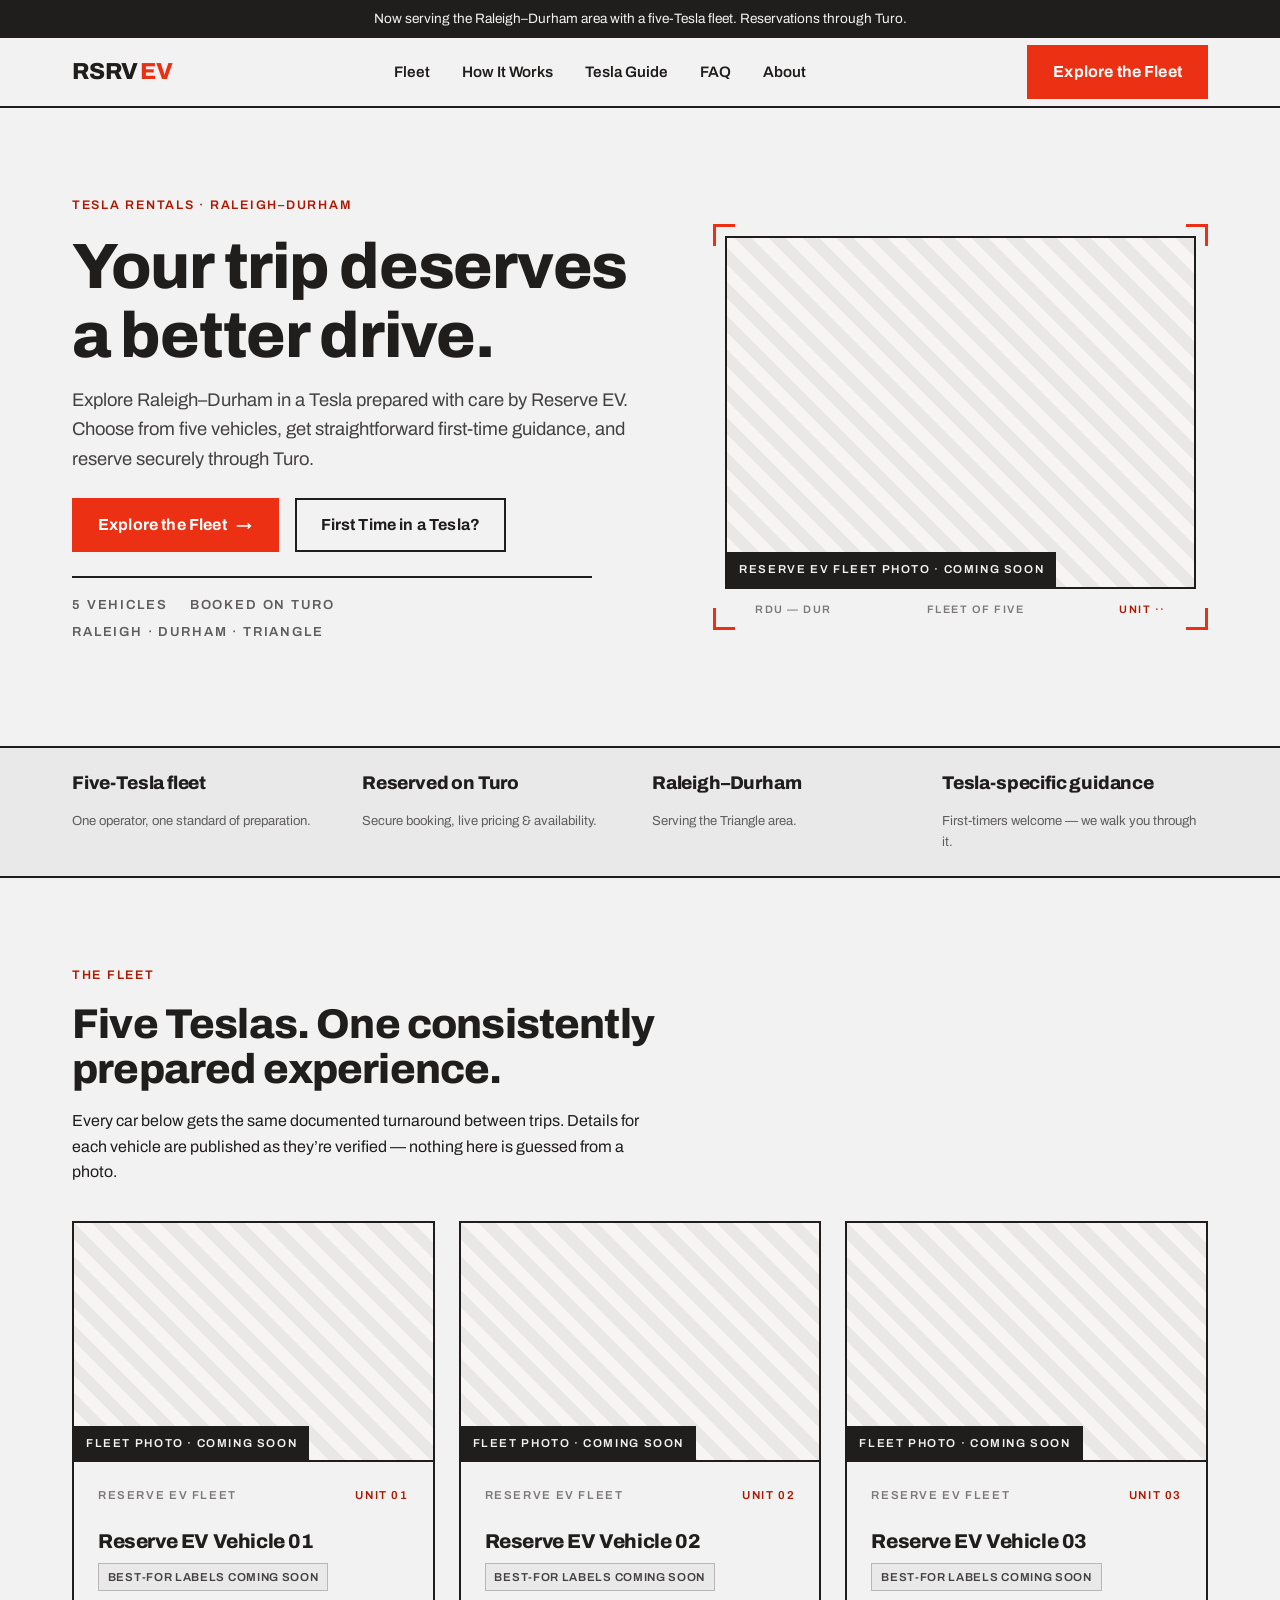
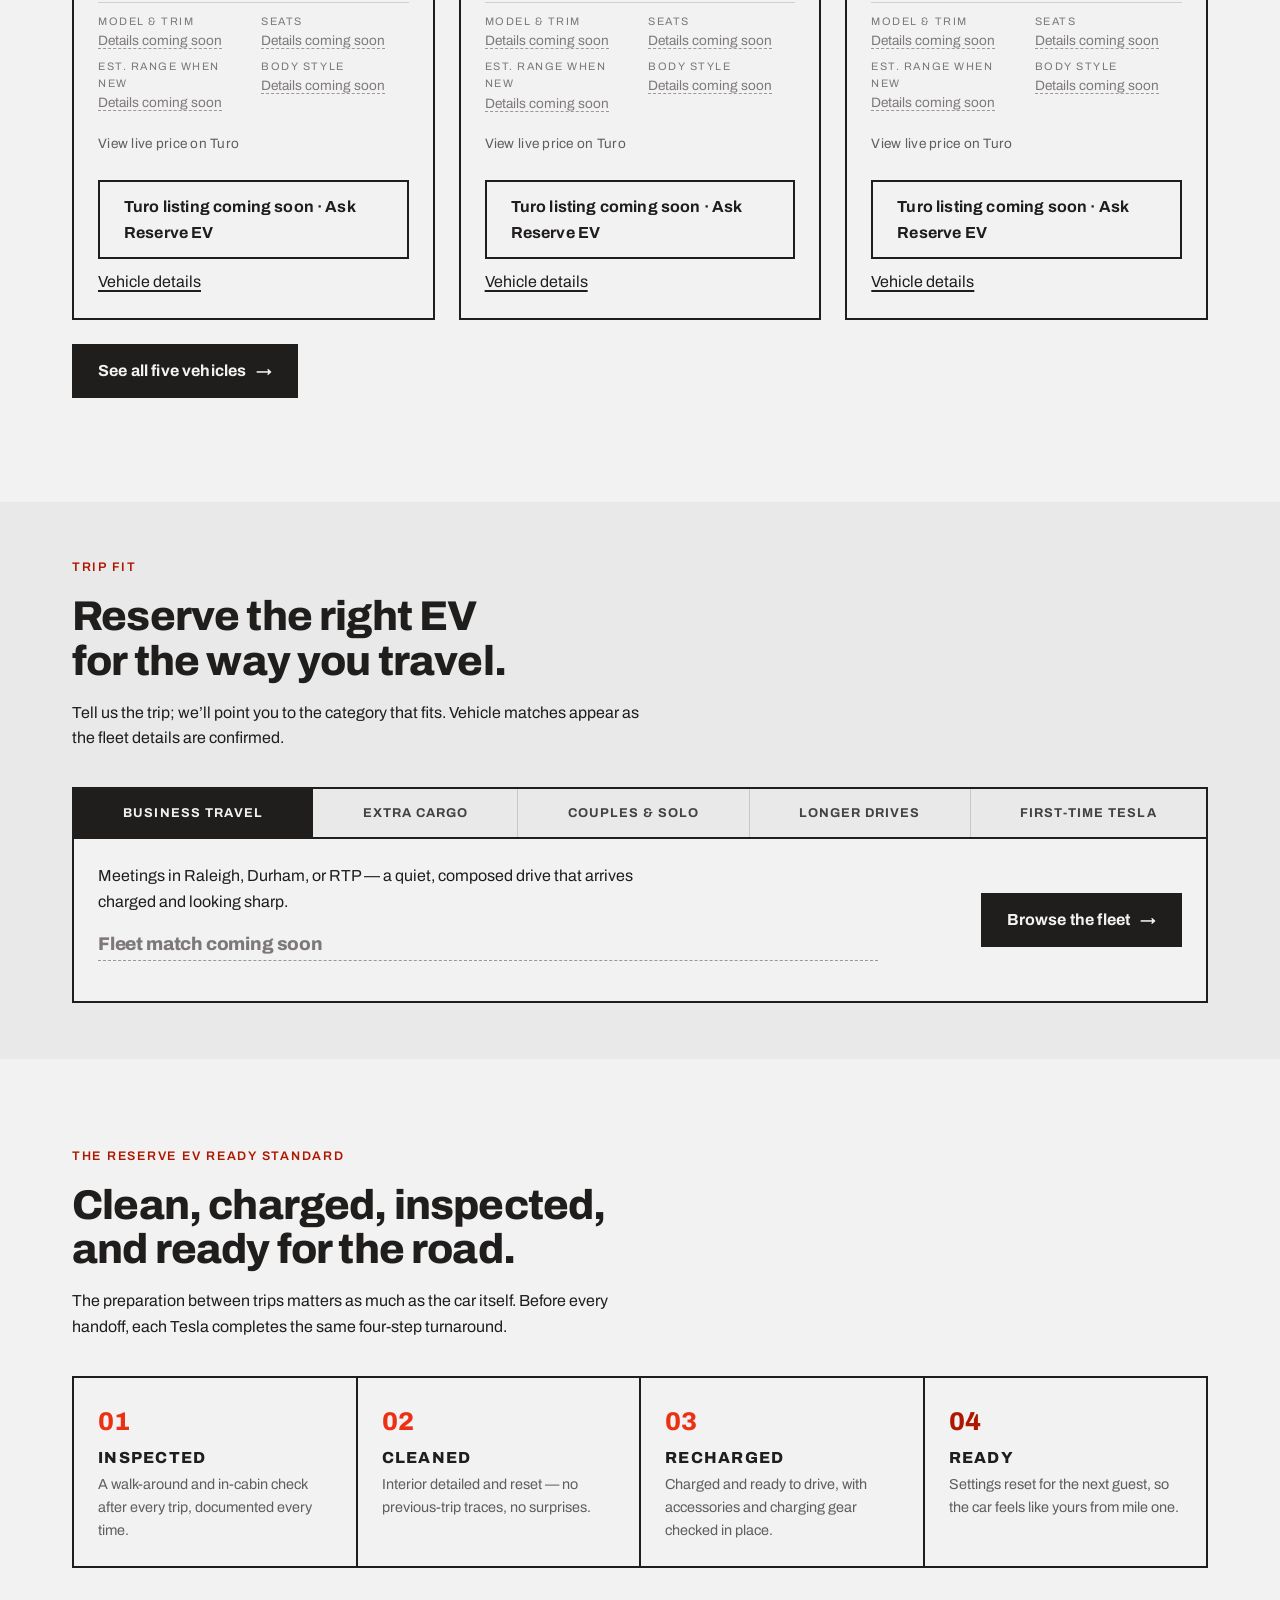
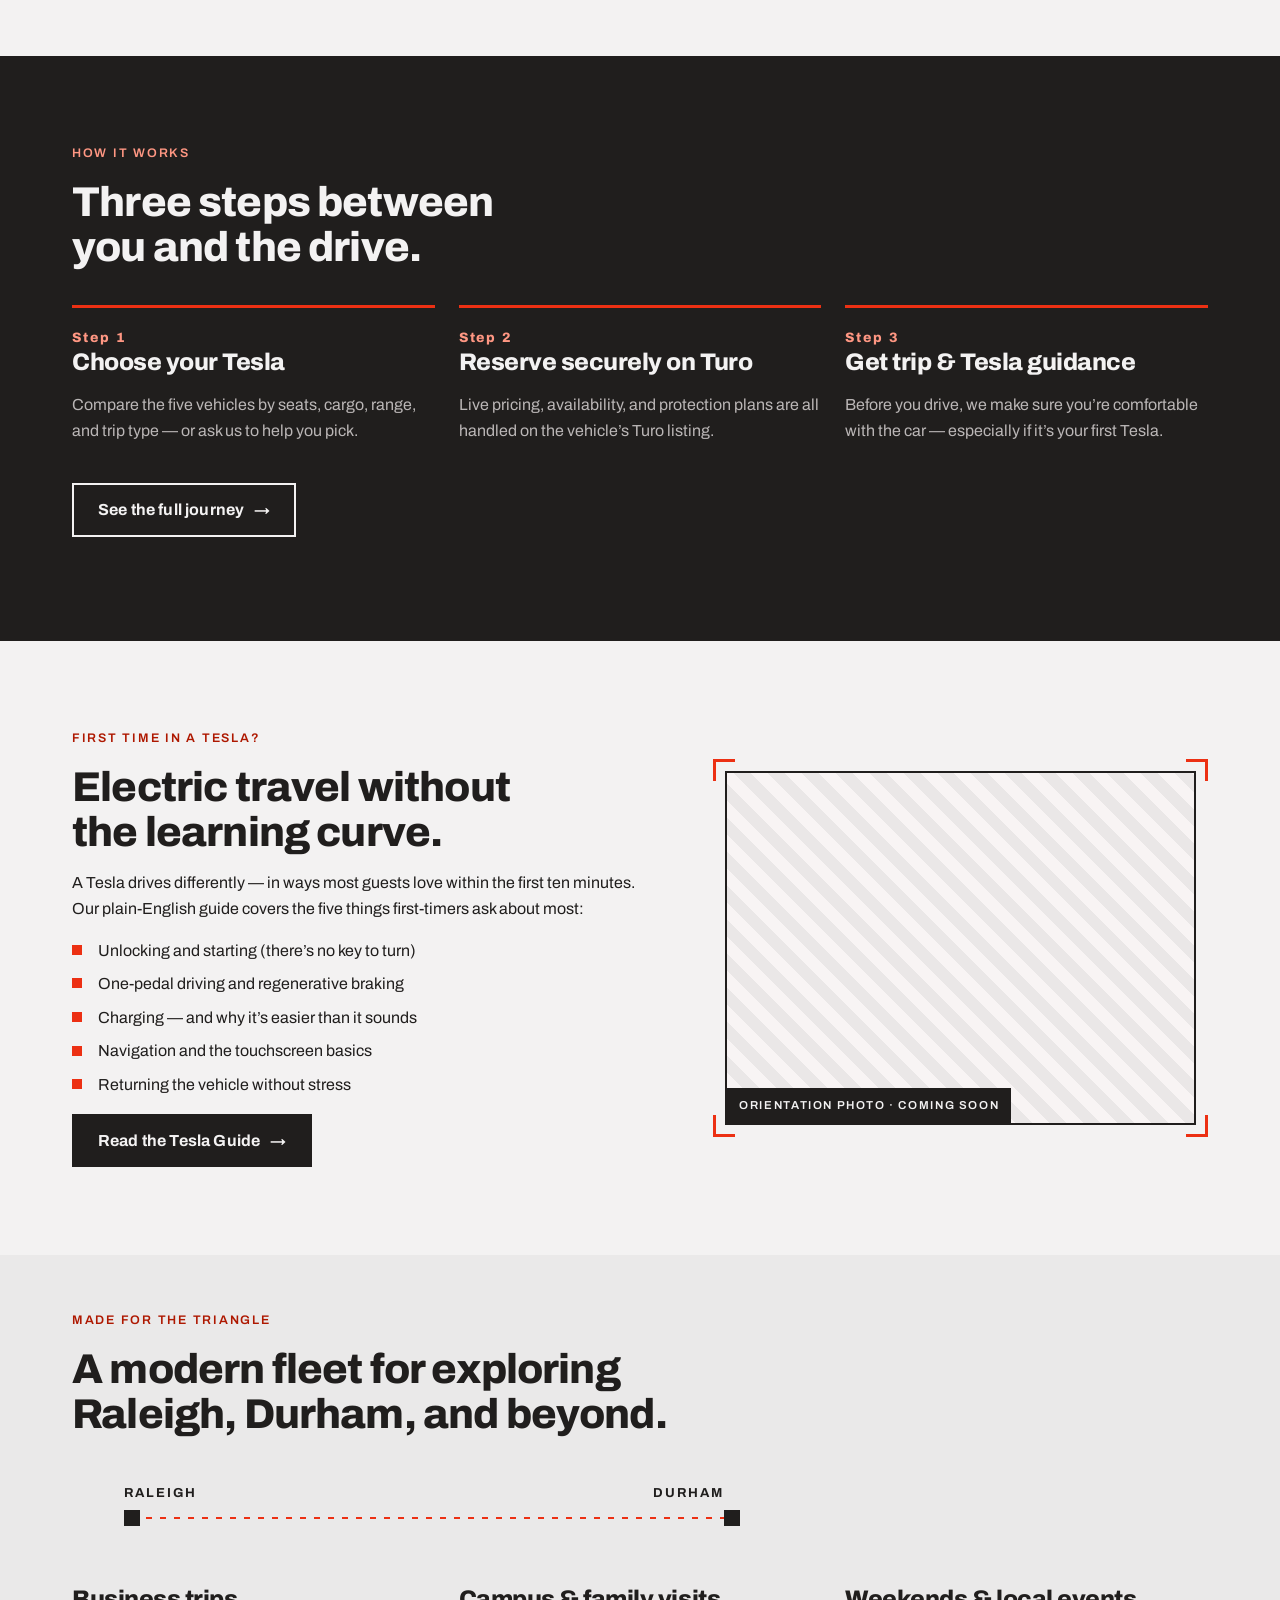
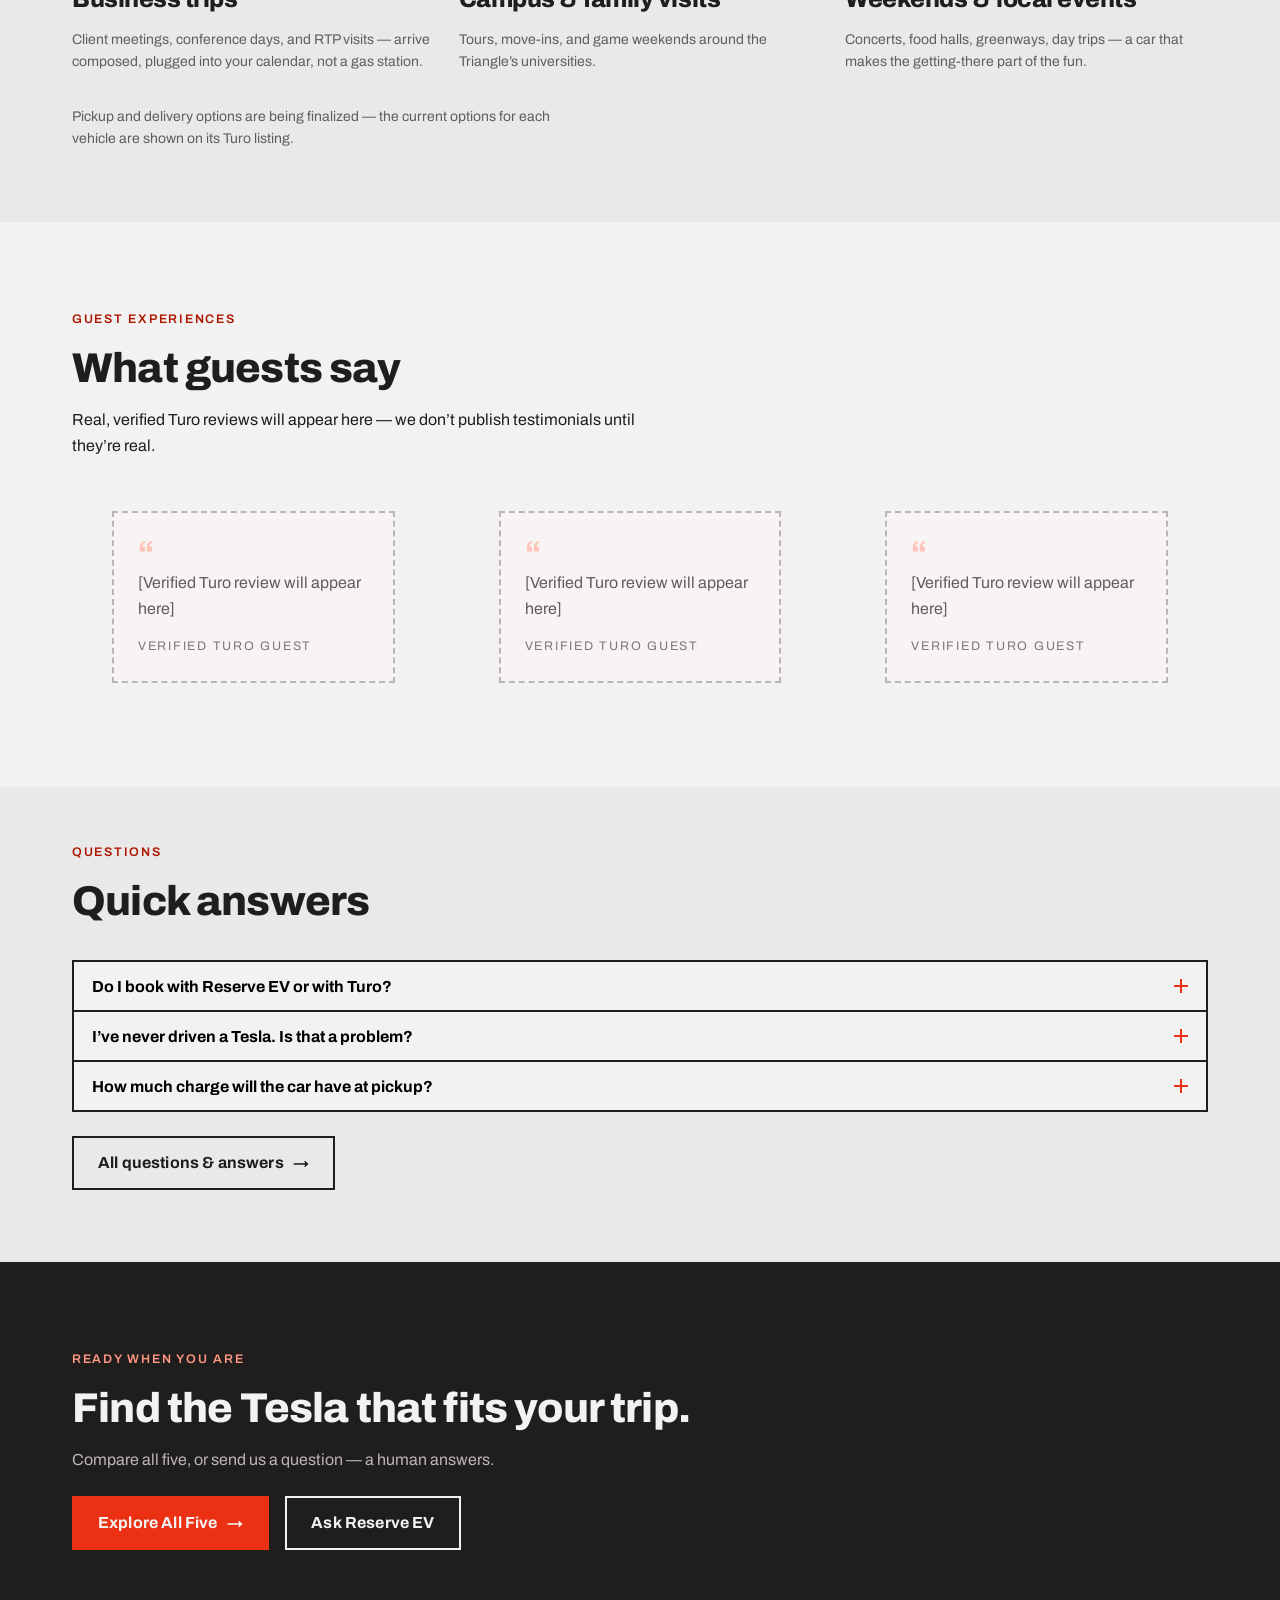
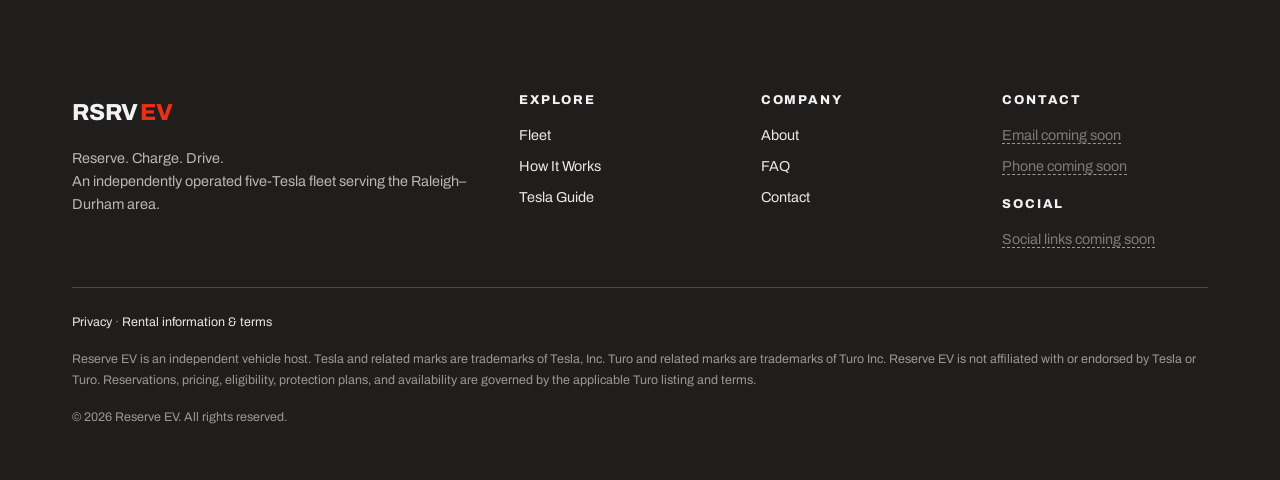
<file: index.html>
<!doctype html>
<html lang="en">
<head>
  <meta charset="utf-8">
  <meta name="viewport" content="width=device-width, initial-scale=1">
  <title>Reserve EV | Tesla Rentals in Raleigh–Durham</title>
  <meta name="description" content="Explore five Tesla rentals from Reserve EV in Raleigh–Durham. Compare the fleet, learn Tesla basics, and check availability securely on Turo.">
  <!-- TODO: confirm production domain before launch (placeholder from brand guide) -->
  <link rel="canonical" href="https://rsrvev.com/">
  <meta property="og:type" content="website">
  <meta property="og:site_name" content="Reserve EV">
  <meta property="og:title" content="Reserve EV | Tesla Rentals in Raleigh–Durham">
  <meta property="og:description" content="Five Teslas. One consistently prepared experience. Compare the Reserve EV fleet and reserve securely through Turo.">
  <meta property="og:url" content="https://rsrvev.com/">
  <meta property="og:image" content="https://rsrvev.com/assets/img/og-image.png">
  <meta name="twitter:card" content="summary_large_image">
  <link rel="icon" href="favicon.svg" type="image/svg+xml">
  <link rel="apple-touch-icon" href="assets/img/apple-touch-icon.png">
  <link rel="manifest" href="site.webmanifest">
  <meta name="theme-color" content="#201E1D">
  <link rel="preconnect" href="https://fonts.googleapis.com">
  <link rel="preconnect" href="https://fonts.gstatic.com" crossorigin>
  <link href="https://fonts.googleapis.com/css2?family=Archivo:wght@400;600;700;800&display=swap" rel="stylesheet">
  <link rel="stylesheet" href="assets/css/styles.css">
  <!-- Privacy-friendly analytics: paste your snippet here (e.g. Plausible/Fathom).
       If your chosen tool uses cookies or cross-site tracking, add a consent
       banner BEFORE enabling it. None is loaded by default. -->
  <script type="application/ld+json">
  {
    "@context": "https://schema.org",
    "@type": "LocalBusiness",
    "name": "Reserve EV",
    "description": "Independently operated five-vehicle Tesla rental fleet serving the Raleigh–Durham, North Carolina area. Reservations are made through Turo.",
    "url": "https://rsrvev.com/",
    "areaServed": [
      { "@type": "City", "name": "Raleigh" },
      { "@type": "City", "name": "Durham" },
      { "@type": "City", "name": "Cary" },
      { "@type": "City", "name": "Morrisville" }
    ],
    "knowsAbout": ["Tesla rental", "electric vehicle rental"]
  }
  </script>
</head>
<body>
  <div class="charge-bar" aria-hidden="true"></div>
  <a class="skip-link" href="#main">Skip to content</a>

  <div class="announce"><p data-announce style="margin:0;max-width:none"></p></div>

  <header class="site-header">
    <div class="wrap nav-row">
      <a class="wordmark" href="index.html" aria-label="Reserve EV — home">RSRV<span class="ev">EV</span></a>
      <nav aria-label="Primary">
        <ul class="nav-links">
          <li><a href="fleet.html">Fleet</a></li>
          <li><a href="how-it-works.html">How It Works</a></li>
          <li><a href="tesla-guide.html">Tesla Guide</a></li>
          <li><a href="faq.html">FAQ</a></li>
          <li><a href="about.html">About</a></li>
        </ul>
      </nav>
      <a class="btn btn-primary nav-cta" href="fleet.html">Explore the Fleet</a>
      <button class="nav-toggle" aria-expanded="false" aria-controls="mobile-menu">
        <span class="visually-hidden">Menu</span>
        <span class="bar"></span><span class="bar"></span><span class="bar"></span>
      </button>
    </div>
    <nav id="mobile-menu" class="mobile-menu" aria-label="Primary, mobile">
      <div class="wrap">
        <ul>
          <li><a href="fleet.html">Fleet</a></li>
          <li><a href="how-it-works.html">How It Works</a></li>
          <li><a href="tesla-guide.html">Tesla Guide</a></li>
          <li><a href="faq.html">FAQ</a></li>
          <li><a href="about.html">About</a></li>
          <li><a href="contact.html">Contact</a></li>
        </ul>
        <a class="btn btn-primary" href="fleet.html">Explore the Fleet</a>
      </div>
    </nav>
  </header>

  <main id="main">
    <!-- ================= HERO ================= -->
    <section class="hero" data-cta-sentinel>
      <div class="wrap hero-grid">
        <div>
          <span class="kicker">Tesla Rentals &middot; Raleigh&ndash;Durham</span>
          <h1>Your trip deserves a better drive.</h1>
          <p class="lede" style="font-size:1.15rem;color:var(--n-800)">
            Explore Raleigh&ndash;Durham in a Tesla prepared with care by Reserve&nbsp;EV.
            Choose from five vehicles, get straightforward first-time guidance, and
            reserve securely through Turo.
          </p>
          <div class="hero-ctas">
            <a class="btn btn-primary" href="fleet.html">Explore the Fleet <span class="arrow" aria-hidden="true">&rarr;</span></a>
            <a class="btn btn-ghost" href="tesla-guide.html">First Time in a Tesla?</a>
          </div>
          <p class="hero-facts">
            <span>5 vehicles</span>
            <span>Booked on Turo</span>
            <span>Raleigh &middot; Durham &middot; Triangle</span>
          </p>
        </div>
        <div class="viewfinder"><span class="vf-b"></span>
          <!-- Replace this placeholder with a real Reserve EV fleet photograph.
               Do NOT substitute an AI-generated Tesla image. -->
          <div class="photo-slot ratio-wide" role="img" aria-label="Reserve EV fleet photograph coming soon" data-placeholder>
            <p class="slot-label">Reserve EV fleet photo &middot; coming soon</p>
          </div>
          <p class="pass-strip" aria-hidden="true"><span>RDU &mdash; DUR</span><span>Fleet of five</span><span class="pass-accent">Unit &middot;&middot;</span></p>
        </div>
      </div>
    </section>

    <!-- ================= TRUST STRIP ================= -->
    <div class="trust-strip" aria-label="Why Reserve EV">
      <div class="wrap trust-grid">
        <div class="trust-item">
          <p class="t-big">Five-Tesla fleet</p>
          <p class="t-sub">One operator, one standard of preparation.</p>
        </div>
        <div class="trust-item">
          <p class="t-big">Reserved on Turo</p>
          <p class="t-sub">Secure booking, live pricing &amp; availability.</p>
        </div>
        <div class="trust-item">
          <p class="t-big">Raleigh&ndash;Durham</p>
          <p class="t-sub">Serving the Triangle area.</p>
        </div>
        <div class="trust-item">
          <p class="t-big">Tesla-specific guidance</p>
          <p class="t-sub">First-timers welcome — we walk you through it.</p>
        </div>
        <!-- Placeholder for future verified stats (trips completed, rating,
             host status). Add items here ONLY once they are real and current. -->
      </div>
    </div>

    <!-- ================= FLEET PREVIEW ================= -->
    <section>
      <div class="wrap">
        <div class="section-head">
          <span class="kicker">The fleet</span>
          <h2>Five Teslas. One consistently prepared experience.</h2>
          <p>Every car below gets the same documented turnaround between trips.
             Details for each vehicle are published as they’re verified — nothing
             here is guessed from a photo.</p>
        </div>
        <div class="card-grid cols-3" data-fleet-grid="3">
          <noscript>
            <p>Our five-vehicle Tesla fleet is shown here.
               <a href="fleet.html">See the full fleet</a>.</p>
          </noscript>
        </div>
        <p style="margin-top:var(--space-3)">
          <a class="btn btn-ink" href="fleet.html">See all five vehicles <span class="arrow" aria-hidden="true">&rarr;</span></a>
        </p>
      </div>
    </section>

    <!-- ================= CHOOSE YOUR DRIVE / TRIP FIT ================= -->
    <section class="on-surface tight">
      <div class="wrap">
        <div class="section-head">
          <span class="kicker">Trip Fit</span>
          <h2>Reserve the right EV for the way you travel.</h2>
          <p>Tell us the trip; we’ll point you to the category that fits. Vehicle
             matches appear as the fleet details are confirmed.</p>
        </div>
        <div class="tripfit" data-tripfit>
          <noscript><p style="padding:1rem">Compare all five vehicles on the <a href="fleet.html">Fleet page</a>.</p></noscript>
        </div>
      </div>
    </section>

    <!-- ================= READY STANDARD ================= -->
    <section>
      <div class="wrap">
        <div class="section-head">
          <span class="kicker">The Reserve EV Ready Standard</span>
          <h2>Clean, charged, inspected, and ready for the road.</h2>
          <p>The preparation between trips matters as much as the car itself.
             Before every handoff, each Tesla completes the same four-step turnaround.</p>
        </div>
        <div class="ready-steps">
          <div class="ready-step">
            <span class="step-no" aria-hidden="true">01</span>
            <h3>Inspected</h3>
            <p>A walk-around and in-cabin check after every trip, documented every time.</p>
          </div>
          <div class="ready-step">
            <span class="step-no" aria-hidden="true">02</span>
            <h3>Cleaned</h3>
            <p>Interior detailed and reset — no previous-trip traces, no surprises.</p>
          </div>
          <div class="ready-step">
            <span class="step-no" aria-hidden="true">03</span>
            <h3>Recharged</h3>
            <p>Charged and ready to drive, with accessories and charging gear checked in place.</p>
          </div>
          <div class="ready-step">
            <span class="step-no" aria-hidden="true">04</span>
            <h3>Ready</h3>
            <p>Settings reset for the next guest, so the car feels like yours from mile one.</p>
          </div>
        </div>
      </div>
    </section>

    <!-- ================= HOW IT WORKS ================= -->
    <section class="on-ink">
      <div class="wrap">
        <div class="section-head">
          <span class="kicker">How it works</span>
          <h2>Three steps between you and the drive.</h2>
        </div>
        <ol class="steps-list cols-3">
          <li class="step-card">
            <span class="step-k">Step 1</span>
            <h3>Choose your Tesla</h3>
            <p class="muted">Compare the five vehicles by seats, cargo, range, and trip type — or ask us to help you pick.</p>
          </li>
          <li class="step-card">
            <span class="step-k">Step 2</span>
            <h3>Reserve securely on Turo</h3>
            <p class="muted">Live pricing, availability, and protection plans are all handled on the vehicle’s Turo listing.</p>
          </li>
          <li class="step-card">
            <span class="step-k">Step 3</span>
            <h3>Get trip &amp; Tesla guidance</h3>
            <p class="muted">Before you drive, we make sure you’re comfortable with the car — especially if it’s your first Tesla.</p>
          </li>
        </ol>
        <p style="margin-top:var(--space-3)">
          <a class="btn btn-ghost" href="how-it-works.html">See the full journey <span class="arrow" aria-hidden="true">&rarr;</span></a>
        </p>
      </div>
    </section>

    <!-- ================= FIRST-TIME TESLA ================= -->
    <section>
      <div class="wrap hero-grid">
        <div>
          <span class="kicker">First time in a Tesla?</span>
          <h2>Electric travel without the learning curve.</h2>
          <p>A Tesla drives differently — in ways most guests love within the first
             ten minutes. Our plain-English guide covers the five things first-timers
             ask about most:</p>
          <ul class="check-list">
            <li>Unlocking and starting (there’s no key to turn)</li>
            <li>One-pedal driving and regenerative braking</li>
            <li>Charging — and why it’s easier than it sounds</li>
            <li>Navigation and the touchscreen basics</li>
            <li>Returning the vehicle without stress</li>
          </ul>
          <a class="btn btn-ink" href="tesla-guide.html">Read the Tesla Guide <span class="arrow" aria-hidden="true">&rarr;</span></a>
        </div>
        <div>
          <div class="viewfinder"><span class="vf-b"></span>
            <div class="photo-slot ratio-wide" role="img" aria-label="Tesla interior orientation photo coming soon" data-placeholder>
              <p class="slot-label">Orientation photo &middot; coming soon</p>
            </div>
          </div>
        </div>
      </div>
    </section>

    <!-- ================= LOCAL USE ================= -->
    <section class="on-surface tight">
      <div class="wrap">
        <div class="section-head">
          <span class="kicker">Made for the Triangle</span>
          <h2>A modern fleet for exploring Raleigh, Durham, and beyond.</h2>
        </div>
        <svg class="route-line" viewBox="0 0 720 90" width="720" height="90" role="img" aria-label="Route line connecting Raleigh and Durham">
          <line class="dash" x1="60" y1="45" x2="660" y2="45" stroke="#EC3013" stroke-width="2"></line>
          <rect x="52" y="37" width="16" height="16" fill="#201E1D"></rect>
          <rect x="652" y="37" width="16" height="16" fill="#201E1D"></rect>
          <text x="52" y="24" font-family="Archivo, sans-serif" font-size="13" font-weight="700" letter-spacing="2" fill="#201E1D">RALEIGH</text>
          <text x="652" y="24" text-anchor="end" font-family="Archivo, sans-serif" font-size="13" font-weight="700" letter-spacing="2" fill="#201E1D">DURHAM</text>
        </svg>
        <div class="card-grid cols-3">
          <div>
            <h3>Business trips</h3>
            <p class="muted small">Client meetings, conference days, and RTP visits — arrive composed, plugged into your calendar, not a gas station.</p>
          </div>
          <div>
            <h3>Campus &amp; family visits</h3>
            <p class="muted small">Tours, move-ins, and game weekends around the Triangle’s universities.</p>
          </div>
          <div>
            <h3>Weekends &amp; local events</h3>
            <p class="muted small">Concerts, food halls, greenways, day trips — a car that makes the getting-there part of the fun.</p>
          </div>
        </div>
        <p class="small muted" style="margin-top:var(--space-2)">
          Pickup and delivery options are being finalized — the current options for each
          vehicle are shown on its Turo listing.
        </p>
      </div>
    </section>

    <!-- ================= SOCIAL PROOF (placeholders only) ================= -->
    <section>
      <div class="wrap">
        <div class="section-head">
          <span class="kicker">Guest experiences</span>
          <h2>What guests say</h2>
          <p>Real, verified Turo reviews will appear here — we don’t publish
             testimonials until they’re real.</p>
        </div>
        <div class="card-grid cols-3">
          <figure class="quote-card" data-placeholder>
            <span class="q-mark" aria-hidden="true">&ldquo;</span>
            <blockquote style="margin:0"><p>[Verified Turo review will appear here]</p></blockquote>
            <figcaption class="q-src">Verified Turo guest</figcaption>
          </figure>
          <figure class="quote-card" data-placeholder>
            <span class="q-mark" aria-hidden="true">&ldquo;</span>
            <blockquote style="margin:0"><p>[Verified Turo review will appear here]</p></blockquote>
            <figcaption class="q-src">Verified Turo guest</figcaption>
          </figure>
          <figure class="quote-card" data-placeholder>
            <span class="q-mark" aria-hidden="true">&ldquo;</span>
            <blockquote style="margin:0"><p>[Verified Turo review will appear here]</p></blockquote>
            <figcaption class="q-src">Verified Turo guest</figcaption>
          </figure>
        </div>
      </div>
    </section>

    <!-- ================= FAQ PREVIEW ================= -->
    <section class="on-surface tight">
      <div class="wrap">
        <div class="section-head">
          <span class="kicker">Questions</span>
          <h2>Quick answers</h2>
        </div>
        <div class="accordion">
          <h3><button class="acc-btn" aria-expanded="false" aria-controls="hfaq-1" id="hfaq-1-btn">Do I book with Reserve EV or with Turo?<span class="acc-icon" aria-hidden="true"></span></button></h3>
          <div class="acc-panel" id="hfaq-1" role="region" aria-labelledby="hfaq-1-btn" hidden>
            <p>You browse and compare here, then complete your reservation on the vehicle’s
               Turo listing. Turo handles pricing, availability, eligibility, payment, and
               protection plans — Reserve EV’s site never takes payment.</p>
          </div>
        </div>
        <div class="accordion">
          <h3><button class="acc-btn" aria-expanded="false" aria-controls="hfaq-2" id="hfaq-2-btn">I’ve never driven a Tesla. Is that a problem?<span class="acc-icon" aria-hidden="true"></span></button></h3>
          <div class="acc-panel" id="hfaq-2" role="region" aria-labelledby="hfaq-2-btn" hidden>
            <p>Not at all — a large share of our guests are first-timers. Start with the
               <a href="tesla-guide.html">Tesla Guide</a>, and you’ll get orientation help
               before your trip too.</p>
          </div>
        </div>
        <div class="accordion">
          <h3><button class="acc-btn" aria-expanded="false" aria-controls="hfaq-3" id="hfaq-3-btn">How much charge will the car have at pickup?<span class="acc-icon" aria-hidden="true"></span></button></h3>
          <div class="acc-panel" id="hfaq-3" role="region" aria-labelledby="hfaq-3-btn" hidden>
            <p>Recharging is a fixed step in our between-trip turnaround. The specific
               charge-at-pickup and return-charge policy is being finalized for publication —
               your trip’s Turo listing has the binding details in the meantime.</p>
          </div>
        </div>
        <p style="margin-top:var(--space-3)"><a class="btn btn-ghost" href="faq.html">All questions &amp; answers <span class="arrow" aria-hidden="true">&rarr;</span></a></p>
      </div>
    </section>

    <!-- ================= CLOSING CTA ================= -->
    <section class="on-ink closing">
      <div class="wrap">
        <span class="kicker">Ready when you are</span>
        <h2>Find the Tesla that fits your trip.</h2>
        <p class="muted">Compare all five, or send us a question — a human answers.</p>
        <div class="hero-ctas">
          <a class="btn btn-primary" href="fleet.html">Explore All Five <span class="arrow" aria-hidden="true">&rarr;</span></a>
          <a class="btn btn-ghost" href="contact.html">Ask Reserve EV</a>
        </div>
      </div>
    </section>
  </main>

  <!-- ================= FOOTER ================= -->
  <footer class="site-footer">
    <div class="wrap">
      <div class="footer-grid">
        <div class="footer-brand">
          <a class="wordmark" href="index.html">RSRV<span class="ev">EV</span></a>
          <p>Reserve. Charge. Drive.<br>An independently operated five-Tesla fleet serving the Raleigh&ndash;Durham area.</p>
        </div>
        <div>
          <h4>Explore</h4>
          <ul>
            <li><a href="fleet.html">Fleet</a></li>
            <li><a href="how-it-works.html">How It Works</a></li>
            <li><a href="tesla-guide.html">Tesla Guide</a></li>
          </ul>
        </div>
        <div>
          <h4>Company</h4>
          <ul>
            <li><a href="about.html">About</a></li>
            <li><a href="faq.html">FAQ</a></li>
            <li><a href="contact.html">Contact</a></li>
          </ul>
        </div>
        <div>
          <h4>Contact</h4>
          <ul>
            <li data-contact-email></li>
            <li data-contact-phone></li>
          </ul>
          <h4 style="margin-top:1.25rem">Social</h4>
          <ul data-social-list></ul>
        </div>
      </div>
      <div class="footer-legal">
        <p><a href="privacy.html">Privacy</a> &middot; <a href="terms.html">Rental information &amp; terms</a></p>
        <p>Reserve EV is an independent vehicle host. Tesla and related marks are trademarks
           of Tesla, Inc. Turo and related marks are trademarks of Turo Inc. Reserve EV is
           not affiliated with or endorsed by Tesla or Turo. Reservations, pricing,
           eligibility, protection plans, and availability are governed by the applicable
           Turo listing and terms.</p>
        <p>&copy; <span data-year>2026</span> Reserve EV. All rights reserved.</p>
      </div>
    </div>
  </footer>

  <div class="sticky-cta">
    <a class="btn btn-primary" href="fleet.html">Explore the Fleet</a>
  </div>

  <script src="assets/js/site-config.js"></script>
  <script src="assets/js/fleet-data.js"></script>
  <script src="assets/js/main.js"></script>
</body>
</html>
</file>
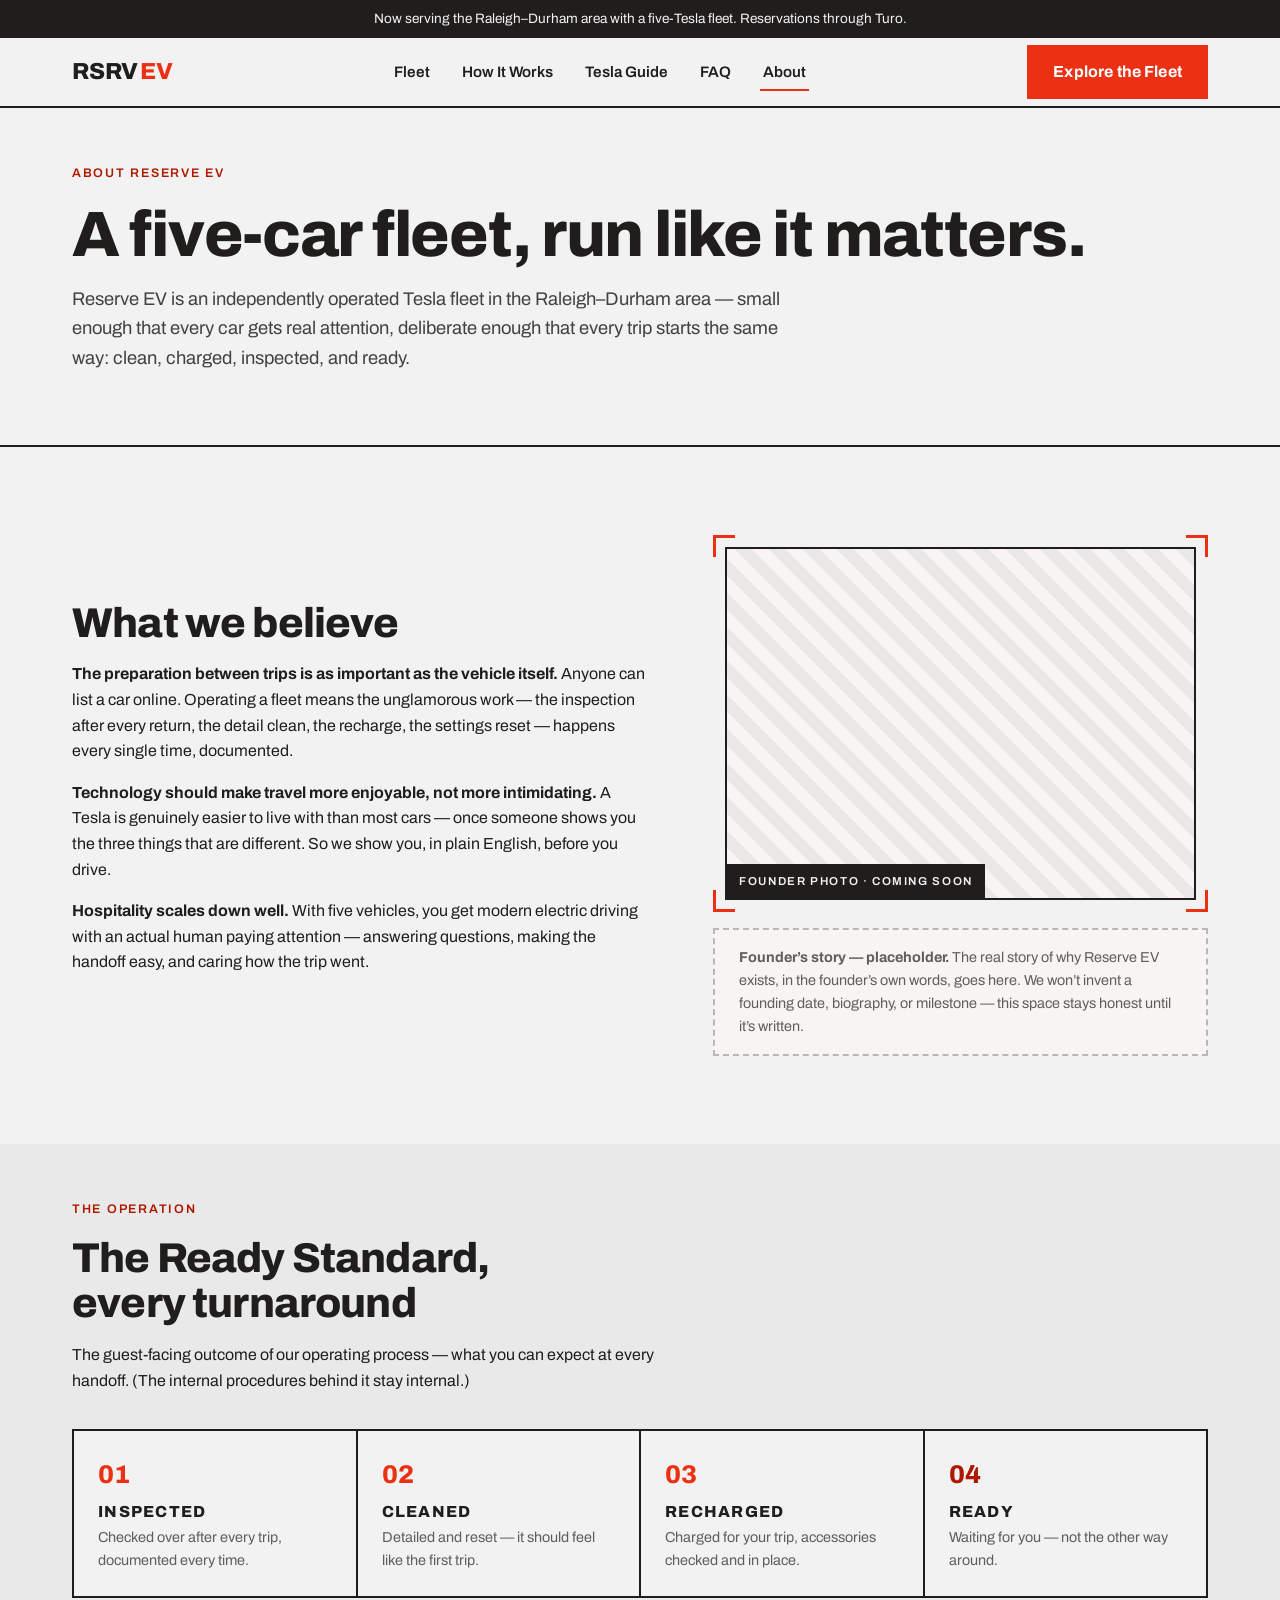
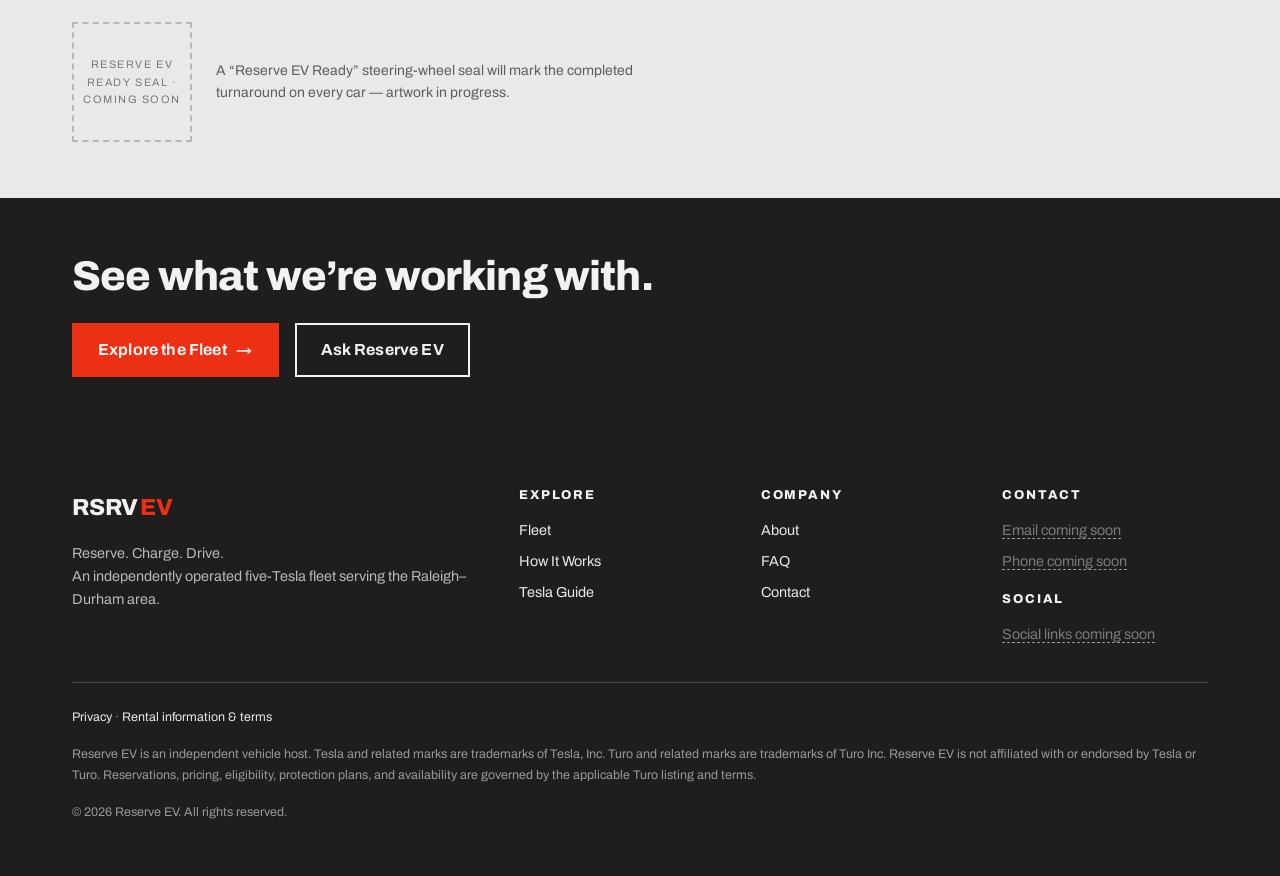
<file: about.html>
<!doctype html>
<html lang="en">
<head>
  <meta charset="utf-8">
  <meta name="viewport" content="width=device-width, initial-scale=1">
  <title>About | Reserve EV | Independent Tesla Fleet in Raleigh–Durham</title>
  <meta name="description" content="Reserve EV is an independently operated five-Tesla fleet in Raleigh–Durham, built around documented between-trip preparation and human, first-timer-friendly support.">
  <!-- TODO: confirm production domain before launch (placeholder from brand guide) -->
  <link rel="canonical" href="https://rsrvev.com/about.html">
  <meta property="og:type" content="website">
  <meta property="og:site_name" content="Reserve EV">
  <meta property="og:title" content="About | Reserve EV | Independent Tesla Fleet in Raleigh–Durham">
  <meta property="og:description" content="Reserve EV is an independently operated five-Tesla fleet in Raleigh–Durham, built around documented between-trip preparation and human, first-timer-friendly support.">
  <meta property="og:url" content="https://rsrvev.com/about.html">
  <meta property="og:image" content="https://rsrvev.com/assets/img/og-image.png">
  <meta name="twitter:card" content="summary_large_image">
  <link rel="icon" href="favicon.svg" type="image/svg+xml">
  <link rel="apple-touch-icon" href="assets/img/apple-touch-icon.png">
  <link rel="manifest" href="site.webmanifest">
  <meta name="theme-color" content="#201E1D">
  <link rel="preconnect" href="https://fonts.googleapis.com">
  <link rel="preconnect" href="https://fonts.gstatic.com" crossorigin>
  <link href="https://fonts.googleapis.com/css2?family=Archivo:wght@400;600;700;800&display=swap" rel="stylesheet">
  <link rel="stylesheet" href="assets/css/styles.css">
  <!-- Privacy-friendly analytics: paste your snippet here. If your chosen tool
       uses cookies or cross-site tracking, add a consent banner BEFORE enabling it. -->
</head>
<body>
  <div class="charge-bar" aria-hidden="true"></div>
  <a class="skip-link" href="#main">Skip to content</a>

  <div class="announce"><p data-announce style="margin:0;max-width:none"></p></div>

  <header class="site-header">
    <div class="wrap nav-row">
      <a class="wordmark" href="index.html" aria-label="Reserve EV — home">RSRV<span class="ev">EV</span></a>
      <nav aria-label="Primary">
        <ul class="nav-links">
          <li><a href="fleet.html">Fleet</a></li>
          <li><a href="how-it-works.html">How It Works</a></li>
          <li><a href="tesla-guide.html">Tesla Guide</a></li>
          <li><a href="faq.html">FAQ</a></li>
          <li><a href="about.html">About</a></li>
        </ul>
      </nav>
      <a class="btn btn-primary nav-cta" href="fleet.html">Explore the Fleet</a>
      <button class="nav-toggle" aria-expanded="false" aria-controls="mobile-menu">
        <span class="visually-hidden">Menu</span>
        <span class="bar"></span><span class="bar"></span><span class="bar"></span>
      </button>
    </div>
    <nav id="mobile-menu" class="mobile-menu" aria-label="Primary, mobile">
      <div class="wrap">
        <ul>
          <li><a href="fleet.html">Fleet</a></li>
          <li><a href="how-it-works.html">How It Works</a></li>
          <li><a href="tesla-guide.html">Tesla Guide</a></li>
          <li><a href="faq.html">FAQ</a></li>
          <li><a href="about.html">About</a></li>
          <li><a href="contact.html">Contact</a></li>
        </ul>
        <a class="btn btn-primary" href="fleet.html">Explore the Fleet</a>
      </div>
    </nav>
  </header>

  <main id="main">
    <section class="page-hero" data-cta-sentinel>
      <div class="wrap">
        <span class="kicker">About Reserve EV</span>
        <h1>A five-car fleet, run like it matters.</h1>
        <p class="lede">Reserve EV is an independently operated Tesla fleet in the
           Raleigh&ndash;Durham area — small enough that every car gets real attention,
           deliberate enough that every trip starts the same way: clean, charged,
           inspected, and ready.</p>
      </div>
    </section>

    <section>
      <div class="wrap hero-grid">
        <div>
          <h2>What we believe</h2>
          <p><strong>The preparation between trips is as important as the vehicle
             itself.</strong> Anyone can list a car online. Operating a fleet means the
             unglamorous work — the inspection after every return, the detail clean, the
             recharge, the settings reset — happens every single time, documented.</p>
          <p><strong>Technology should make travel more enjoyable, not more
             intimidating.</strong> A Tesla is genuinely easier to live with than most
             cars — once someone shows you the three things that are different. So we
             show you, in plain English, before you drive.</p>
          <p><strong>Hospitality scales down well.</strong> With five vehicles, you get
             modern electric driving with an actual human paying attention — answering
             questions, making the handoff easy, and caring how the trip went.</p>
        </div>
        <div>
          <div class="viewfinder"><span class="vf-b"></span>
            <div class="photo-slot ratio-wide" role="img" aria-label="Founder photograph coming soon" data-placeholder>
              <p class="slot-label">Founder photo &middot; coming soon</p>
            </div>
          </div>
          <div class="placeholder-note" style="margin-top:var(--space-2)" data-placeholder>
            <strong>Founder&rsquo;s story — placeholder.</strong> The real story of why
            Reserve EV exists, in the founder&rsquo;s own words, goes here. We won&rsquo;t
            invent a founding date, biography, or milestone — this space stays honest
            until it&rsquo;s written.
          </div>
        </div>
      </div>
    </section>

    <section class="on-surface tight">
      <div class="wrap">
        <div class="section-head">
          <span class="kicker">The operation</span>
          <h2>The Ready Standard, every turnaround</h2>
          <p>The guest-facing outcome of our operating process — what you can expect at
             every handoff. (The internal procedures behind it stay internal.)</p>
        </div>
        <div class="ready-steps">
          <div class="ready-step"><span class="step-no" aria-hidden="true">01</span><h3>Inspected</h3><p>Checked over after every trip, documented every time.</p></div>
          <div class="ready-step"><span class="step-no" aria-hidden="true">02</span><h3>Cleaned</h3><p>Detailed and reset — it should feel like the first trip.</p></div>
          <div class="ready-step"><span class="step-no" aria-hidden="true">03</span><h3>Recharged</h3><p>Charged for your trip, accessories checked and in place.</p></div>
          <div class="ready-step"><span class="step-no" aria-hidden="true">04</span><h3>Ready</h3><p>Waiting for you — not the other way around.</p></div>
        </div>
        <div style="display:flex;gap:var(--space-3);align-items:center;margin-top:var(--space-3);flex-wrap:wrap">
          <div class="seal-slot" data-placeholder>Reserve EV Ready seal &middot; coming soon</div>
          <p class="small muted" style="margin:0;max-width:28rem">A &ldquo;Reserve EV
             Ready&rdquo; steering-wheel seal will mark the completed turnaround on every
             car — artwork in progress.</p>
        </div>
      </div>
    </section>

    <section class="on-ink closing tight">
      <div class="wrap">
        <h2>See what we&rsquo;re working with.</h2>
        <div class="hero-ctas">
          <a class="btn btn-primary" href="fleet.html">Explore the Fleet <span class="arrow" aria-hidden="true">&rarr;</span></a>
          <a class="btn btn-ghost" href="contact.html">Ask Reserve EV</a>
        </div>
      </div>
    </section>
  </main>

  <footer class="site-footer">
    <div class="wrap">
      <div class="footer-grid">
        <div class="footer-brand">
          <a class="wordmark" href="index.html">RSRV<span class="ev">EV</span></a>
          <p>Reserve. Charge. Drive.<br>An independently operated five-Tesla fleet serving the Raleigh&ndash;Durham area.</p>
        </div>
        <div>
          <h4>Explore</h4>
          <ul>
            <li><a href="fleet.html">Fleet</a></li>
            <li><a href="how-it-works.html">How It Works</a></li>
            <li><a href="tesla-guide.html">Tesla Guide</a></li>
          </ul>
        </div>
        <div>
          <h4>Company</h4>
          <ul>
            <li><a href="about.html">About</a></li>
            <li><a href="faq.html">FAQ</a></li>
            <li><a href="contact.html">Contact</a></li>
          </ul>
        </div>
        <div>
          <h4>Contact</h4>
          <ul>
            <li data-contact-email></li>
            <li data-contact-phone></li>
          </ul>
          <h4 style="margin-top:1.25rem">Social</h4>
          <ul data-social-list></ul>
        </div>
      </div>
      <div class="footer-legal">
        <p><a href="privacy.html">Privacy</a> &middot; <a href="terms.html">Rental information &amp; terms</a></p>
        <p>Reserve EV is an independent vehicle host. Tesla and related marks are trademarks
           of Tesla, Inc. Turo and related marks are trademarks of Turo Inc. Reserve EV is
           not affiliated with or endorsed by Tesla or Turo. Reservations, pricing,
           eligibility, protection plans, and availability are governed by the applicable
           Turo listing and terms.</p>
        <p>&copy; <span data-year>2026</span> Reserve EV. All rights reserved.</p>
      </div>
    </div>
  </footer>

  <div class="sticky-cta">
    <a class="btn btn-primary" href="fleet.html">Explore the Fleet</a>
  </div>

  <script src="assets/js/site-config.js"></script>
  <script src="assets/js/fleet-data.js"></script>
  <script src="assets/js/main.js"></script>
</body>
</html>
</file>
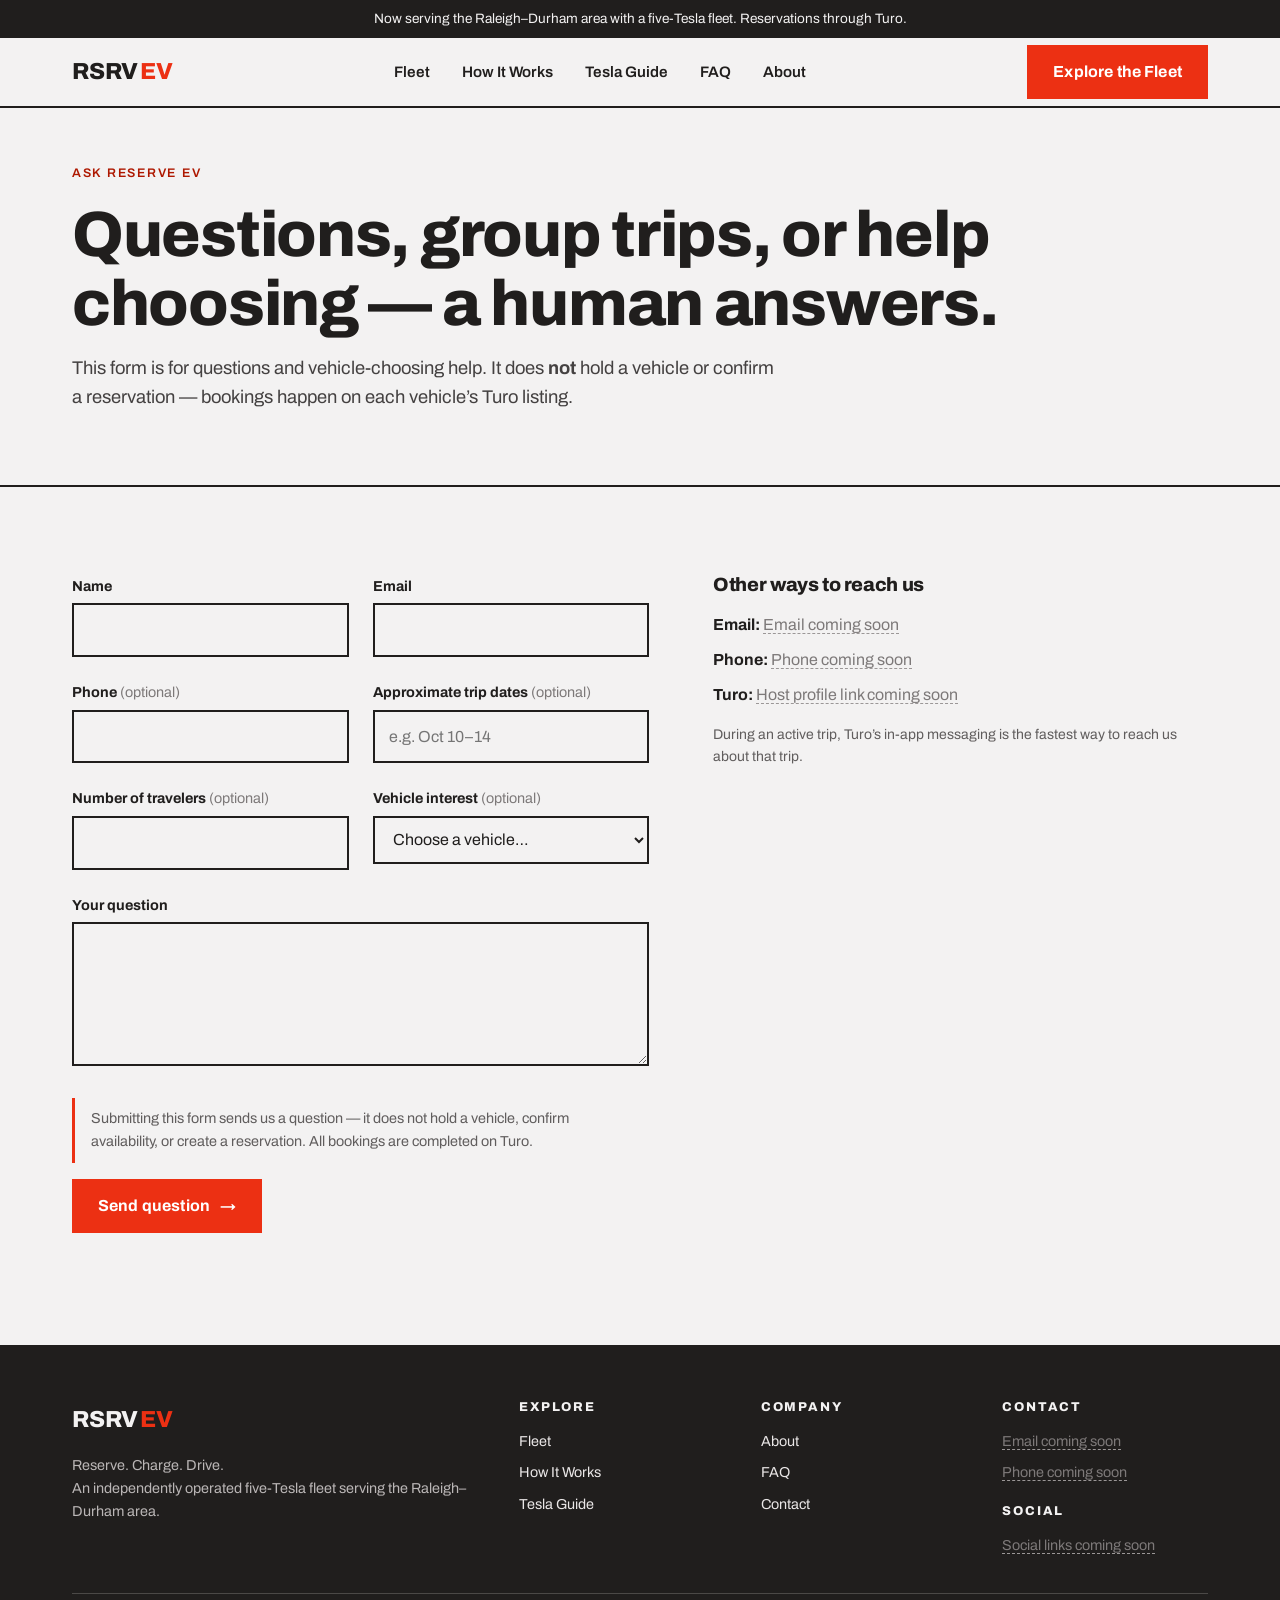
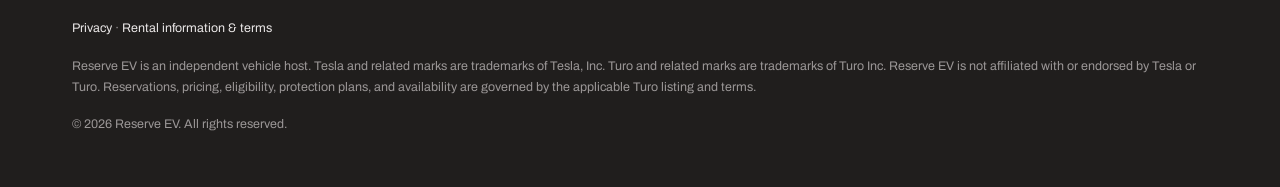
<file: contact.html>
<!doctype html>
<html lang="en">
<head>
  <meta charset="utf-8">
  <meta name="viewport" content="width=device-width, initial-scale=1">
  <title>Contact | Ask Reserve EV</title>
  <meta name="description" content="Ask Reserve EV a question, get help choosing between the five Teslas, or plan a group trip. Reservations themselves are completed on Turo.">
  <!-- TODO: confirm production domain before launch (placeholder from brand guide) -->
  <link rel="canonical" href="https://rsrvev.com/contact.html">
  <meta property="og:type" content="website">
  <meta property="og:site_name" content="Reserve EV">
  <meta property="og:title" content="Contact | Ask Reserve EV">
  <meta property="og:description" content="Ask Reserve EV a question, get help choosing between the five Teslas, or plan a group trip. Reservations themselves are completed on Turo.">
  <meta property="og:url" content="https://rsrvev.com/contact.html">
  <meta property="og:image" content="https://rsrvev.com/assets/img/og-image.png">
  <meta name="twitter:card" content="summary_large_image">
  <link rel="icon" href="favicon.svg" type="image/svg+xml">
  <link rel="apple-touch-icon" href="assets/img/apple-touch-icon.png">
  <link rel="manifest" href="site.webmanifest">
  <meta name="theme-color" content="#201E1D">
  <link rel="preconnect" href="https://fonts.googleapis.com">
  <link rel="preconnect" href="https://fonts.gstatic.com" crossorigin>
  <link href="https://fonts.googleapis.com/css2?family=Archivo:wght@400;600;700;800&display=swap" rel="stylesheet">
  <link rel="stylesheet" href="assets/css/styles.css">
  <!-- Privacy-friendly analytics: paste your snippet here. If your chosen tool
       uses cookies or cross-site tracking, add a consent banner BEFORE enabling it. -->
</head>
<body>
  <div class="charge-bar" aria-hidden="true"></div>
  <a class="skip-link" href="#main">Skip to content</a>

  <div class="announce"><p data-announce style="margin:0;max-width:none"></p></div>

  <header class="site-header">
    <div class="wrap nav-row">
      <a class="wordmark" href="index.html" aria-label="Reserve EV — home">RSRV<span class="ev">EV</span></a>
      <nav aria-label="Primary">
        <ul class="nav-links">
          <li><a href="fleet.html">Fleet</a></li>
          <li><a href="how-it-works.html">How It Works</a></li>
          <li><a href="tesla-guide.html">Tesla Guide</a></li>
          <li><a href="faq.html">FAQ</a></li>
          <li><a href="about.html">About</a></li>
        </ul>
      </nav>
      <a class="btn btn-primary nav-cta" href="fleet.html">Explore the Fleet</a>
      <button class="nav-toggle" aria-expanded="false" aria-controls="mobile-menu">
        <span class="visually-hidden">Menu</span>
        <span class="bar"></span><span class="bar"></span><span class="bar"></span>
      </button>
    </div>
    <nav id="mobile-menu" class="mobile-menu" aria-label="Primary, mobile">
      <div class="wrap">
        <ul>
          <li><a href="fleet.html">Fleet</a></li>
          <li><a href="how-it-works.html">How It Works</a></li>
          <li><a href="tesla-guide.html">Tesla Guide</a></li>
          <li><a href="faq.html">FAQ</a></li>
          <li><a href="about.html">About</a></li>
          <li><a href="contact.html">Contact</a></li>
        </ul>
        <a class="btn btn-primary" href="fleet.html">Explore the Fleet</a>
      </div>
    </nav>
  </header>

  <main id="main">
    <section class="page-hero" data-cta-sentinel>
      <div class="wrap">
        <span class="kicker">Ask Reserve EV</span>
        <h1>Questions, group trips, or help choosing — a human answers.</h1>
        <p class="lede">This form is for questions and vehicle-choosing help. It does
           <strong>not</strong> hold a vehicle or confirm a reservation — bookings happen
           on each vehicle&rsquo;s Turo listing.</p>
      </div>
    </section>

    <section>
      <div class="wrap hero-grid" style="align-items:start">
        <form id="contact-form" novalidate>
          <div class="form-grid">
            <div class="field">
              <label for="cf-name">Name</label>
              <input id="cf-name" name="name" type="text" autocomplete="name" required aria-describedby="cf-name-err">
              <p class="err" id="cf-name-err" role="alert"></p>
            </div>
            <div class="field">
              <label for="cf-email">Email</label>
              <input id="cf-email" name="email" type="email" autocomplete="email" required aria-describedby="cf-email-err">
              <p class="err" id="cf-email-err" role="alert"></p>
            </div>
            <div class="field">
              <label for="cf-phone">Phone <span class="opt">(optional)</span></label>
              <input id="cf-phone" name="phone" type="tel" autocomplete="tel">
            </div>
            <div class="field">
              <label for="cf-dates">Approximate trip dates <span class="opt">(optional)</span></label>
              <input id="cf-dates" name="dates" type="text" placeholder="e.g. Oct 10–14">
            </div>
            <div class="field">
              <label for="cf-travelers">Number of travelers <span class="opt">(optional)</span></label>
              <input id="cf-travelers" name="travelers" type="number" min="1" max="8" inputmode="numeric">
            </div>
            <div class="field">
              <label for="cf-vehicle">Vehicle interest <span class="opt">(optional)</span></label>
              <select id="cf-vehicle" name="vehicle">
                <option value="">Choose a vehicle&hellip;</option>
              </select>
            </div>
            <div class="field span-2">
              <label for="cf-question">Your question</label>
              <textarea id="cf-question" name="question" required aria-describedby="cf-question-err"></textarea>
              <p class="err" id="cf-question-err" role="alert"></p>
            </div>
            <div class="span-2">
              <p class="form-note">Submitting this form sends us a question — it does not
                 hold a vehicle, confirm availability, or create a reservation. All bookings
                 are completed on Turo.</p>
              <button class="btn btn-primary" type="submit">Send question <span class="arrow" aria-hidden="true">&rarr;</span></button>
            </div>
            <div class="span-2">
              <p class="form-status" id="form-status" role="status" tabindex="-1" hidden></p>
            </div>
          </div>
        </form>

        <aside>
          <h2 style="font-size:1.2rem">Other ways to reach us</h2>
          <ul style="list-style:none;padding:0;display:grid;gap:0.6rem">
            <li><strong>Email:</strong> <span data-contact-email></span></li>
            <li><strong>Phone:</strong> <span data-contact-phone></span></li>
            <li><strong>Turo:</strong> <span class="tbd" title="Editable in assets/js/site-config.js">Host profile link coming soon</span></li>
          </ul>
          <p class="small muted">During an active trip, Turo&rsquo;s in-app messaging is the
             fastest way to reach us about that trip.</p>
        </aside>
      </div>
    </section>
  </main>

  <footer class="site-footer">
    <div class="wrap">
      <div class="footer-grid">
        <div class="footer-brand">
          <a class="wordmark" href="index.html">RSRV<span class="ev">EV</span></a>
          <p>Reserve. Charge. Drive.<br>An independently operated five-Tesla fleet serving the Raleigh&ndash;Durham area.</p>
        </div>
        <div>
          <h4>Explore</h4>
          <ul>
            <li><a href="fleet.html">Fleet</a></li>
            <li><a href="how-it-works.html">How It Works</a></li>
            <li><a href="tesla-guide.html">Tesla Guide</a></li>
          </ul>
        </div>
        <div>
          <h4>Company</h4>
          <ul>
            <li><a href="about.html">About</a></li>
            <li><a href="faq.html">FAQ</a></li>
            <li><a href="contact.html">Contact</a></li>
          </ul>
        </div>
        <div>
          <h4>Contact</h4>
          <ul>
            <li data-contact-email></li>
            <li data-contact-phone></li>
          </ul>
          <h4 style="margin-top:1.25rem">Social</h4>
          <ul data-social-list></ul>
        </div>
      </div>
      <div class="footer-legal">
        <p><a href="privacy.html">Privacy</a> &middot; <a href="terms.html">Rental information &amp; terms</a></p>
        <p>Reserve EV is an independent vehicle host. Tesla and related marks are trademarks
           of Tesla, Inc. Turo and related marks are trademarks of Turo Inc. Reserve EV is
           not affiliated with or endorsed by Tesla or Turo. Reservations, pricing,
           eligibility, protection plans, and availability are governed by the applicable
           Turo listing and terms.</p>
        <p>&copy; <span data-year>2026</span> Reserve EV. All rights reserved.</p>
      </div>
    </div>
  </footer>

  <div class="sticky-cta">
    <a class="btn btn-primary" href="fleet.html">Explore the Fleet</a>
  </div>

  <script src="assets/js/site-config.js"></script>
  <script src="assets/js/fleet-data.js"></script>
  <script src="assets/js/main.js"></script>
  <script src="assets/js/contact.js"></script>
</body>
</html>
</file>
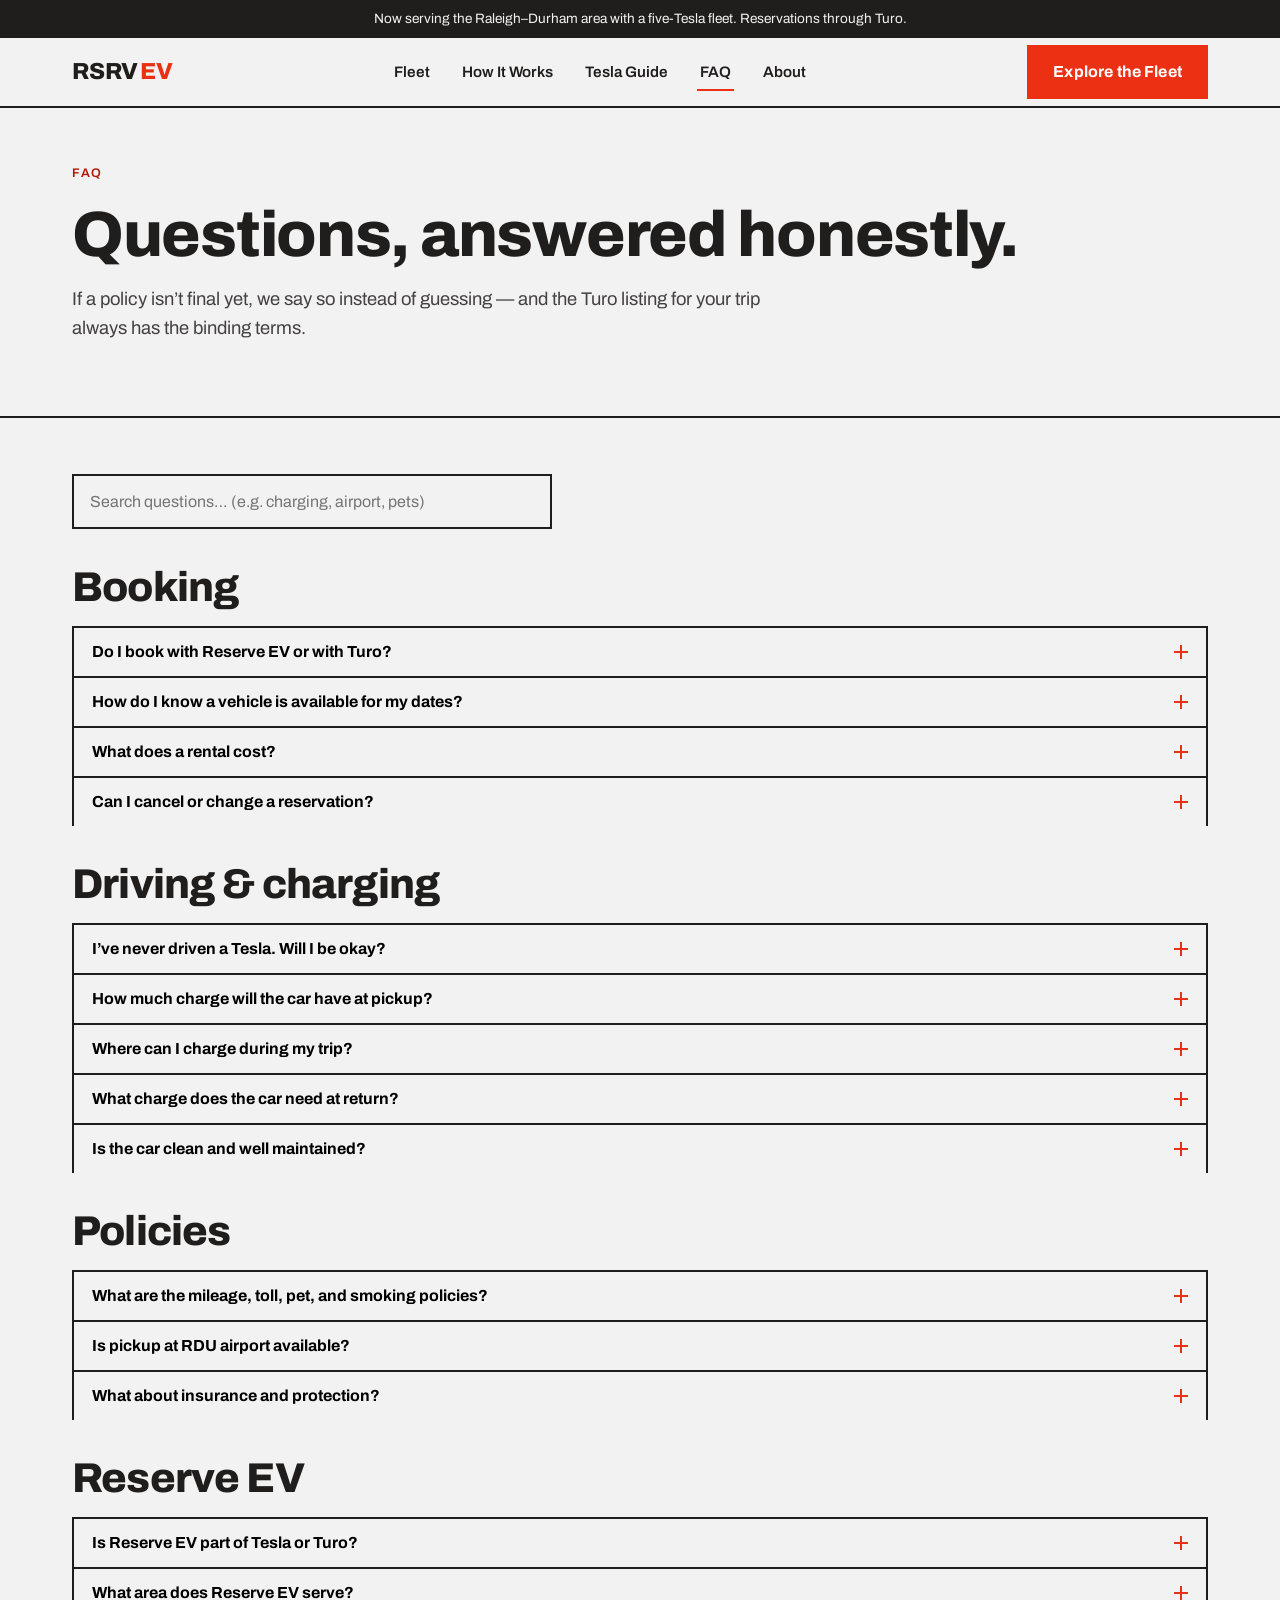
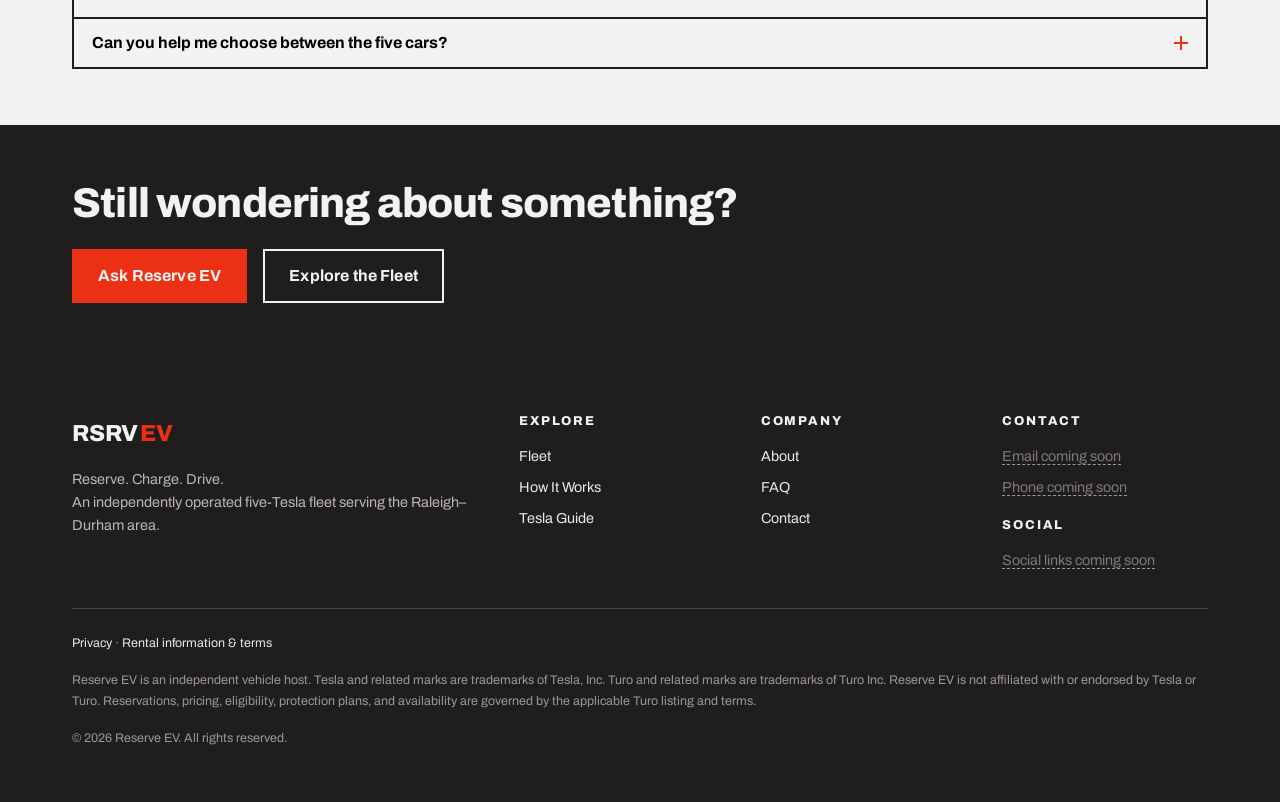
<file: faq.html>
<!doctype html>
<html lang="en">
<head>
  <meta charset="utf-8">
  <meta name="viewport" content="width=device-width, initial-scale=1">
  <title>FAQ | Reserve EV | Tesla Rental Raleigh–Durham</title>
  <meta name="description" content="Answers about booking through Turo, charging, first-time Tesla driving, policies, and the Reserve EV fleet in Raleigh–Durham.">
  <!-- TODO: confirm production domain before launch (placeholder from brand guide) -->
  <link rel="canonical" href="https://rsrvev.com/faq.html">
  <meta property="og:type" content="website">
  <meta property="og:site_name" content="Reserve EV">
  <meta property="og:title" content="FAQ | Reserve EV | Tesla Rental Raleigh–Durham">
  <meta property="og:description" content="Answers about booking through Turo, charging, first-time Tesla driving, policies, and the Reserve EV fleet in Raleigh–Durham.">
  <meta property="og:url" content="https://rsrvev.com/faq.html">
  <meta property="og:image" content="https://rsrvev.com/assets/img/og-image.png">
  <meta name="twitter:card" content="summary_large_image">
  <link rel="icon" href="favicon.svg" type="image/svg+xml">
  <link rel="apple-touch-icon" href="assets/img/apple-touch-icon.png">
  <link rel="manifest" href="site.webmanifest">
  <meta name="theme-color" content="#201E1D">
  <link rel="preconnect" href="https://fonts.googleapis.com">
  <link rel="preconnect" href="https://fonts.gstatic.com" crossorigin>
  <link href="https://fonts.googleapis.com/css2?family=Archivo:wght@400;600;700;800&display=swap" rel="stylesheet">
  <link rel="stylesheet" href="assets/css/styles.css">
  <!-- Privacy-friendly analytics: paste your snippet here. If your chosen tool
       uses cookies or cross-site tracking, add a consent banner BEFORE enabling it. -->
  <script type="application/ld+json">
{
  "@context": "https://schema.org",
  "@type": "FAQPage",
  "mainEntity": [
    {
      "@type": "Question",
      "name": "Do I book with Reserve EV or with Turo?",
      "acceptedAnswer": {
        "@type": "Answer",
        "text": "You browse and compare vehicles on Reserve EV's website, then complete the reservation on the vehicle's Turo listing. Turo handles live pricing, availability, driver eligibility, payment, and protection plans. Reserve EV's website never takes payment."
      }
    },
    {
      "@type": "Question",
      "name": "I've never driven a Tesla. Will I be okay?",
      "acceptedAnswer": {
        "@type": "Answer",
        "text": "Yes — first-timers are a big part of who Reserve EV serves. The site's First-Time Tesla Guide covers unlocking, one-pedal driving, charging, and returning the car, and guests receive an orientation before their trip."
      }
    },
    {
      "@type": "Question",
      "name": "How much charge will the car have at pickup?",
      "acceptedAnswer": {
        "@type": "Answer",
        "text": "Recharging is a fixed step in Reserve EV's documented between-trip turnaround. The specific charge-at-pickup commitment is being finalized for publication; the trip's Turo listing has the binding details in the meantime."
      }
    },
    {
      "@type": "Question",
      "name": "Where can I charge during my trip?",
      "acceptedAnswer": {
        "@type": "Answer",
        "text": "The car's built-in map shows Tesla Superchargers with live availability, and the navigation plans charging stops automatically on longer routes. Around the Triangle, most local trips won't need a charging stop at all."
      }
    },
    {
      "@type": "Question",
      "name": "Is Reserve EV part of Tesla or Turo?",
      "acceptedAnswer": {
        "@type": "Answer",
        "text": "No. Reserve EV is an independent vehicle host and is not affiliated with or endorsed by Tesla or Turo. It operates its own fleet and uses Turo as its reservation platform."
      }
    },
    {
      "@type": "Question",
      "name": "What area does Reserve EV serve?",
      "acceptedAnswer": {
        "@type": "Answer",
        "text": "The Raleigh–Durham area, including the broader Triangle. Specific pickup locations are confirmed per reservation."
      }
    }
  ]
}
  </script>
</head>
<body>
  <div class="charge-bar" aria-hidden="true"></div>
  <a class="skip-link" href="#main">Skip to content</a>

  <div class="announce"><p data-announce style="margin:0;max-width:none"></p></div>

  <header class="site-header">
    <div class="wrap nav-row">
      <a class="wordmark" href="index.html" aria-label="Reserve EV — home">RSRV<span class="ev">EV</span></a>
      <nav aria-label="Primary">
        <ul class="nav-links">
          <li><a href="fleet.html">Fleet</a></li>
          <li><a href="how-it-works.html">How It Works</a></li>
          <li><a href="tesla-guide.html">Tesla Guide</a></li>
          <li><a href="faq.html">FAQ</a></li>
          <li><a href="about.html">About</a></li>
        </ul>
      </nav>
      <a class="btn btn-primary nav-cta" href="fleet.html">Explore the Fleet</a>
      <button class="nav-toggle" aria-expanded="false" aria-controls="mobile-menu">
        <span class="visually-hidden">Menu</span>
        <span class="bar"></span><span class="bar"></span><span class="bar"></span>
      </button>
    </div>
    <nav id="mobile-menu" class="mobile-menu" aria-label="Primary, mobile">
      <div class="wrap">
        <ul>
          <li><a href="fleet.html">Fleet</a></li>
          <li><a href="how-it-works.html">How It Works</a></li>
          <li><a href="tesla-guide.html">Tesla Guide</a></li>
          <li><a href="faq.html">FAQ</a></li>
          <li><a href="about.html">About</a></li>
          <li><a href="contact.html">Contact</a></li>
        </ul>
        <a class="btn btn-primary" href="fleet.html">Explore the Fleet</a>
      </div>
    </nav>
  </header>

  <main id="main">
    <section class="page-hero" data-cta-sentinel>
      <div class="wrap">
        <span class="kicker">FAQ</span>
        <h1>Questions, answered honestly.</h1>
        <p class="lede">If a policy isn&rsquo;t final yet, we say so instead of guessing —
           and the Turo listing for your trip always has the binding terms.</p>
      </div>
    </section>

    <section class="tight">
      <div class="wrap">
        <label for="faq-search" class="visually-hidden">Search the FAQ</label>
        <input class="faq-search" id="faq-search" type="search"
               placeholder="Search questions&hellip; (e.g. charging, airport, pets)"
               autocomplete="off">
        <p class="visually-hidden" aria-live="polite" data-faq-count></p>
        <div data-faq-list>
        <h2 style="margin-top:var(--space-4)">Booking</h2>
        <div class="accordion" data-faq>
          <h3><button class="acc-btn" aria-expanded="false" aria-controls="faq-book-1" id="faq-book-1-btn">Do I book with Reserve EV or with Turo?<span class="acc-icon" aria-hidden="true"></span></button></h3>
          <div class="acc-panel" id="faq-book-1" role="region" aria-labelledby="faq-book-1-btn" hidden>
            <p>You browse and compare vehicles here, then complete the reservation on the vehicle&rsquo;s Turo listing. Turo handles live pricing, availability, driver eligibility, payment, and protection plans. Reserve EV&rsquo;s website never takes payment, and submitting our contact form does not hold a vehicle or confirm a reservation.</p>
          </div>
        </div>
        <div class="accordion" data-faq>
          <h3><button class="acc-btn" aria-expanded="false" aria-controls="faq-book-2" id="faq-book-2-btn">How do I know a vehicle is available for my dates?<span class="acc-icon" aria-hidden="true"></span></button></h3>
          <div class="acc-panel" id="faq-book-2" role="region" aria-labelledby="faq-book-2-btn" hidden>
            <p>Availability is live on Turo. Open the vehicle&rsquo;s page here and use &ldquo;Check Availability on Turo&rdquo; to see your exact dates and pricing.</p>
          </div>
        </div>
        <div class="accordion" data-faq>
          <h3><button class="acc-btn" aria-expanded="false" aria-controls="faq-book-3" id="faq-book-3-btn">What does a rental cost?<span class="acc-icon" aria-hidden="true"></span></button></h3>
          <div class="acc-panel" id="faq-book-3" role="region" aria-labelledby="faq-book-3-btn" hidden>
            <p>Pricing is set and displayed on each Turo listing and can vary by dates and trip length, so we don&rsquo;t publish prices here that could go stale. The Turo listing always shows the current number.</p>
          </div>
        </div>
        <div class="accordion" data-faq>
          <h3><button class="acc-btn" aria-expanded="false" aria-controls="faq-book-4" id="faq-book-4-btn">Can I cancel or change a reservation?<span class="acc-icon" aria-hidden="true"></span></button></h3>
          <div class="acc-panel" id="faq-book-4" role="region" aria-labelledby="faq-book-4-btn" hidden>
            <p>Cancellations and changes are handled through Turo under the terms shown on your trip. Reserve EV&rsquo;s own cancellation notes will be published here once finalized.</p>
          </div>
        </div>
        <h2 style="margin-top:var(--space-4)">Driving & charging</h2>
        <div class="accordion" data-faq>
          <h3><button class="acc-btn" aria-expanded="false" aria-controls="faq-drive-1" id="faq-drive-1-btn">I&rsquo;ve never driven a Tesla. Will I be okay?<span class="acc-icon" aria-hidden="true"></span></button></h3>
          <div class="acc-panel" id="faq-drive-1" role="region" aria-labelledby="faq-drive-1-btn" hidden>
            <p>Yes — first-timers are a big part of who we built this for. Start with the <a href='tesla-guide.html'>First-Time Tesla Guide</a>, and you&rsquo;ll get an orientation before your trip. Most guests feel at home within ten minutes of driving.</p>
          </div>
        </div>
        <div class="accordion" data-faq>
          <h3><button class="acc-btn" aria-expanded="false" aria-controls="faq-drive-2" id="faq-drive-2-btn">How much charge will the car have at pickup?<span class="acc-icon" aria-hidden="true"></span></button></h3>
          <div class="acc-panel" id="faq-drive-2" role="region" aria-labelledby="faq-drive-2-btn" hidden>
            <p>Recharging is a fixed step in our documented between-trip turnaround. The specific charge-at-pickup commitment is being finalized for publication — your trip&rsquo;s Turo listing has the binding details in the meantime.</p>
          </div>
        </div>
        <div class="accordion" data-faq>
          <h3><button class="acc-btn" aria-expanded="false" aria-controls="faq-drive-3" id="faq-drive-3-btn">Where can I charge during my trip?<span class="acc-icon" aria-hidden="true"></span></button></h3>
          <div class="acc-panel" id="faq-drive-3" role="region" aria-labelledby="faq-drive-3-btn" hidden>
            <p>The car&rsquo;s built-in map shows Tesla Superchargers with live availability, and the navigation plans charging stops automatically on longer routes. Around the Triangle, most local trips won&rsquo;t need a charging stop at all.</p>
          </div>
        </div>
        <div class="accordion" data-faq>
          <h3><button class="acc-btn" aria-expanded="false" aria-controls="faq-drive-4" id="faq-drive-4-btn">What charge does the car need at return?<span class="acc-icon" aria-hidden="true"></span></button></h3>
          <div class="acc-panel" id="faq-drive-4" role="region" aria-labelledby="faq-drive-4-btn" hidden>
            <p>Every trip has a return-charge expectation, like fuel on a conventional rental. Reserve EV&rsquo;s specific policy will be published here once confirmed — until then, the terms on your Turo trip govern.</p>
          </div>
        </div>
        <div class="accordion" data-faq>
          <h3><button class="acc-btn" aria-expanded="false" aria-controls="faq-drive-5" id="faq-drive-5-btn">Is the car clean and well maintained?<span class="acc-icon" aria-hidden="true"></span></button></h3>
          <div class="acc-panel" id="faq-drive-5" role="region" aria-labelledby="faq-drive-5-btn" hidden>
            <p>Every vehicle completes the same four-step Ready Standard turnaround between trips: inspected, cleaned, recharged, and reset. It&rsquo;s the core of how Reserve EV operates — read more <a href='about.html'>about our operation</a>.</p>
          </div>
        </div>
        <h2 style="margin-top:var(--space-4)">Policies</h2>
        <div class="accordion" data-faq>
          <h3><button class="acc-btn" aria-expanded="false" aria-controls="faq-pol-1" id="faq-pol-1-btn">What are the mileage, toll, pet, and smoking policies?<span class="acc-icon" aria-hidden="true"></span></button></h3>
          <div class="acc-panel" id="faq-pol-1" role="region" aria-labelledby="faq-pol-1-btn" hidden>
            <p>These policies are being finalized for publication on this site. The current, binding versions appear on each vehicle&rsquo;s Turo listing — or <a href='contact.html'>ask us</a> before you book and we&rsquo;ll answer directly.</p>
          </div>
        </div>
        <div class="accordion" data-faq>
          <h3><button class="acc-btn" aria-expanded="false" aria-controls="faq-pol-2" id="faq-pol-2-btn">Is pickup at RDU airport available?<span class="acc-icon" aria-hidden="true"></span></button></h3>
          <div class="acc-panel" id="faq-pol-2" role="region" aria-labelledby="faq-pol-2-btn" hidden>
            <p>Pickup and delivery options — including whether airport pickup is offered — are being confirmed and will be published here. Each vehicle&rsquo;s Turo listing shows its current pickup and delivery options.</p>
          </div>
        </div>
        <div class="accordion" data-faq>
          <h3><button class="acc-btn" aria-expanded="false" aria-controls="faq-pol-3" id="faq-pol-3-btn">What about insurance and protection?<span class="acc-icon" aria-hidden="true"></span></button></h3>
          <div class="acc-panel" id="faq-pol-3" role="region" aria-labelledby="faq-pol-3-btn" hidden>
            <p>Protection plans are offered and administered by Turo during checkout. Reserve EV doesn&rsquo;t sell or administer insurance, and coverage details are governed by your Turo trip.</p>
          </div>
        </div>
        <h2 style="margin-top:var(--space-4)">Reserve EV</h2>
        <div class="accordion" data-faq>
          <h3><button class="acc-btn" aria-expanded="false" aria-controls="faq-rsrv-1" id="faq-rsrv-1-btn">Is Reserve EV part of Tesla or Turo?<span class="acc-icon" aria-hidden="true"></span></button></h3>
          <div class="acc-panel" id="faq-rsrv-1" role="region" aria-labelledby="faq-rsrv-1-btn" hidden>
            <p>No. Reserve EV is an independent vehicle host. Tesla and Turo are trademarks of their respective companies; Reserve EV is not affiliated with or endorsed by either. We operate our own fleet and use Turo as our reservation platform.</p>
          </div>
        </div>
        <div class="accordion" data-faq>
          <h3><button class="acc-btn" aria-expanded="false" aria-controls="faq-rsrv-2" id="faq-rsrv-2-btn">What area does Reserve EV serve?<span class="acc-icon" aria-hidden="true"></span></button></h3>
          <div class="acc-panel" id="faq-rsrv-2" role="region" aria-labelledby="faq-rsrv-2-btn" hidden>
            <p>The Raleigh&ndash;Durham area, including the broader Triangle. Specific pickup locations are confirmed per reservation.</p>
          </div>
        </div>
        <div class="accordion" data-faq>
          <h3><button class="acc-btn" aria-expanded="false" aria-controls="faq-rsrv-3" id="faq-rsrv-3-btn">Can you help me choose between the five cars?<span class="acc-icon" aria-hidden="true"></span></button></h3>
          <div class="acc-panel" id="faq-rsrv-3" role="region" aria-labelledby="faq-rsrv-3-btn" hidden>
            <p>Happily — that&rsquo;s the point of this site. Try the Trip Fit selector on the <a href='index.html'>homepage</a>, compare on the <a href='fleet.html'>Fleet page</a>, or <a href='contact.html'>send us your trip details</a> and we&rsquo;ll recommend honestly.</p>
          </div>
        </div>
        </div>
        <p class="faq-empty" data-faq-empty hidden>No questions match that search —
           try another word, or <a href="contact.html">ask Reserve EV directly</a>.</p>
      </div>
    </section>

    <section class="on-ink closing tight">
      <div class="wrap">
        <h2>Still wondering about something?</h2>
        <div class="hero-ctas">
          <a class="btn btn-primary" href="contact.html">Ask Reserve EV</a>
          <a class="btn btn-ghost" href="fleet.html">Explore the Fleet</a>
        </div>
      </div>
    </section>
  </main>

  <footer class="site-footer">
    <div class="wrap">
      <div class="footer-grid">
        <div class="footer-brand">
          <a class="wordmark" href="index.html">RSRV<span class="ev">EV</span></a>
          <p>Reserve. Charge. Drive.<br>An independently operated five-Tesla fleet serving the Raleigh&ndash;Durham area.</p>
        </div>
        <div>
          <h4>Explore</h4>
          <ul>
            <li><a href="fleet.html">Fleet</a></li>
            <li><a href="how-it-works.html">How It Works</a></li>
            <li><a href="tesla-guide.html">Tesla Guide</a></li>
          </ul>
        </div>
        <div>
          <h4>Company</h4>
          <ul>
            <li><a href="about.html">About</a></li>
            <li><a href="faq.html">FAQ</a></li>
            <li><a href="contact.html">Contact</a></li>
          </ul>
        </div>
        <div>
          <h4>Contact</h4>
          <ul>
            <li data-contact-email></li>
            <li data-contact-phone></li>
          </ul>
          <h4 style="margin-top:1.25rem">Social</h4>
          <ul data-social-list></ul>
        </div>
      </div>
      <div class="footer-legal">
        <p><a href="privacy.html">Privacy</a> &middot; <a href="terms.html">Rental information &amp; terms</a></p>
        <p>Reserve EV is an independent vehicle host. Tesla and related marks are trademarks
           of Tesla, Inc. Turo and related marks are trademarks of Turo Inc. Reserve EV is
           not affiliated with or endorsed by Tesla or Turo. Reservations, pricing,
           eligibility, protection plans, and availability are governed by the applicable
           Turo listing and terms.</p>
        <p>&copy; <span data-year>2026</span> Reserve EV. All rights reserved.</p>
      </div>
    </div>
  </footer>

  <div class="sticky-cta">
    <a class="btn btn-primary" href="fleet.html">Explore the Fleet</a>
  </div>

  <script src="assets/js/site-config.js"></script>
  <script src="assets/js/fleet-data.js"></script>
  <script src="assets/js/main.js"></script>
  <script src="assets/js/faq.js"></script>
</body>
</html>
</file>
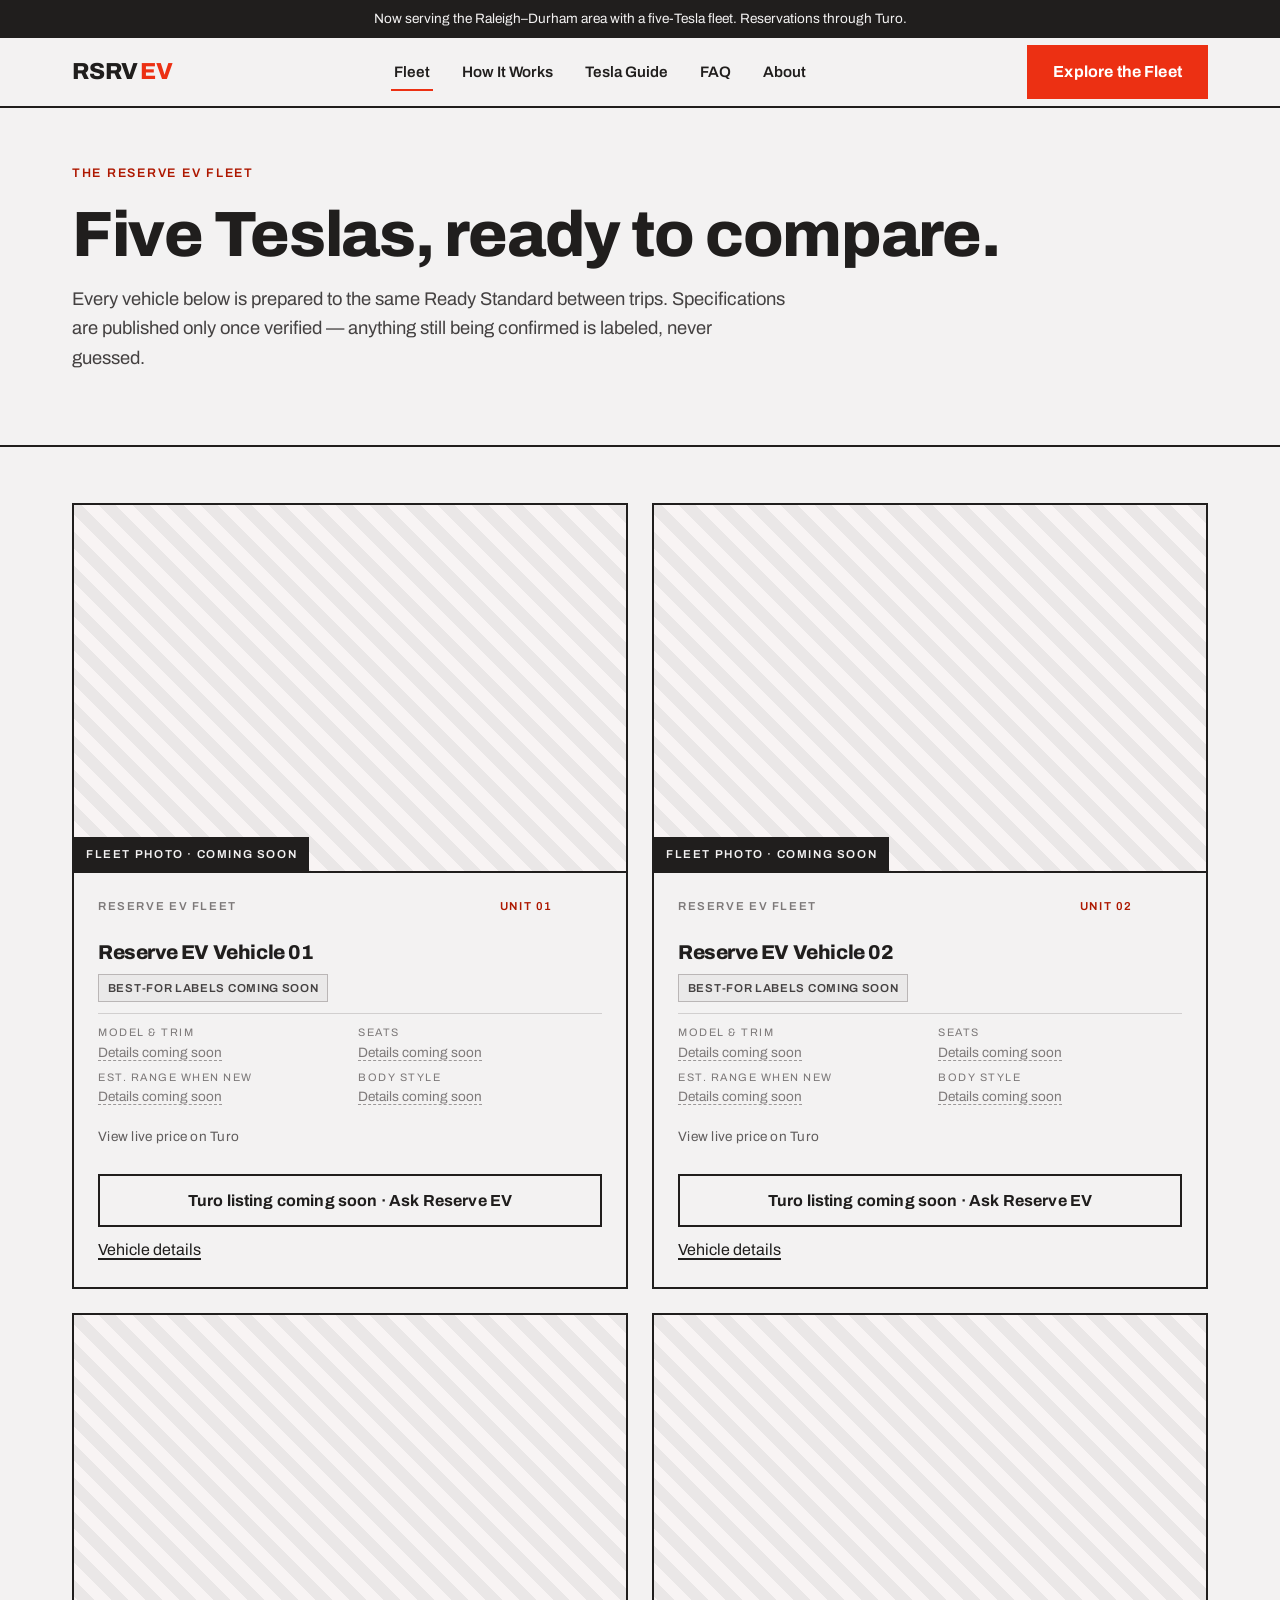
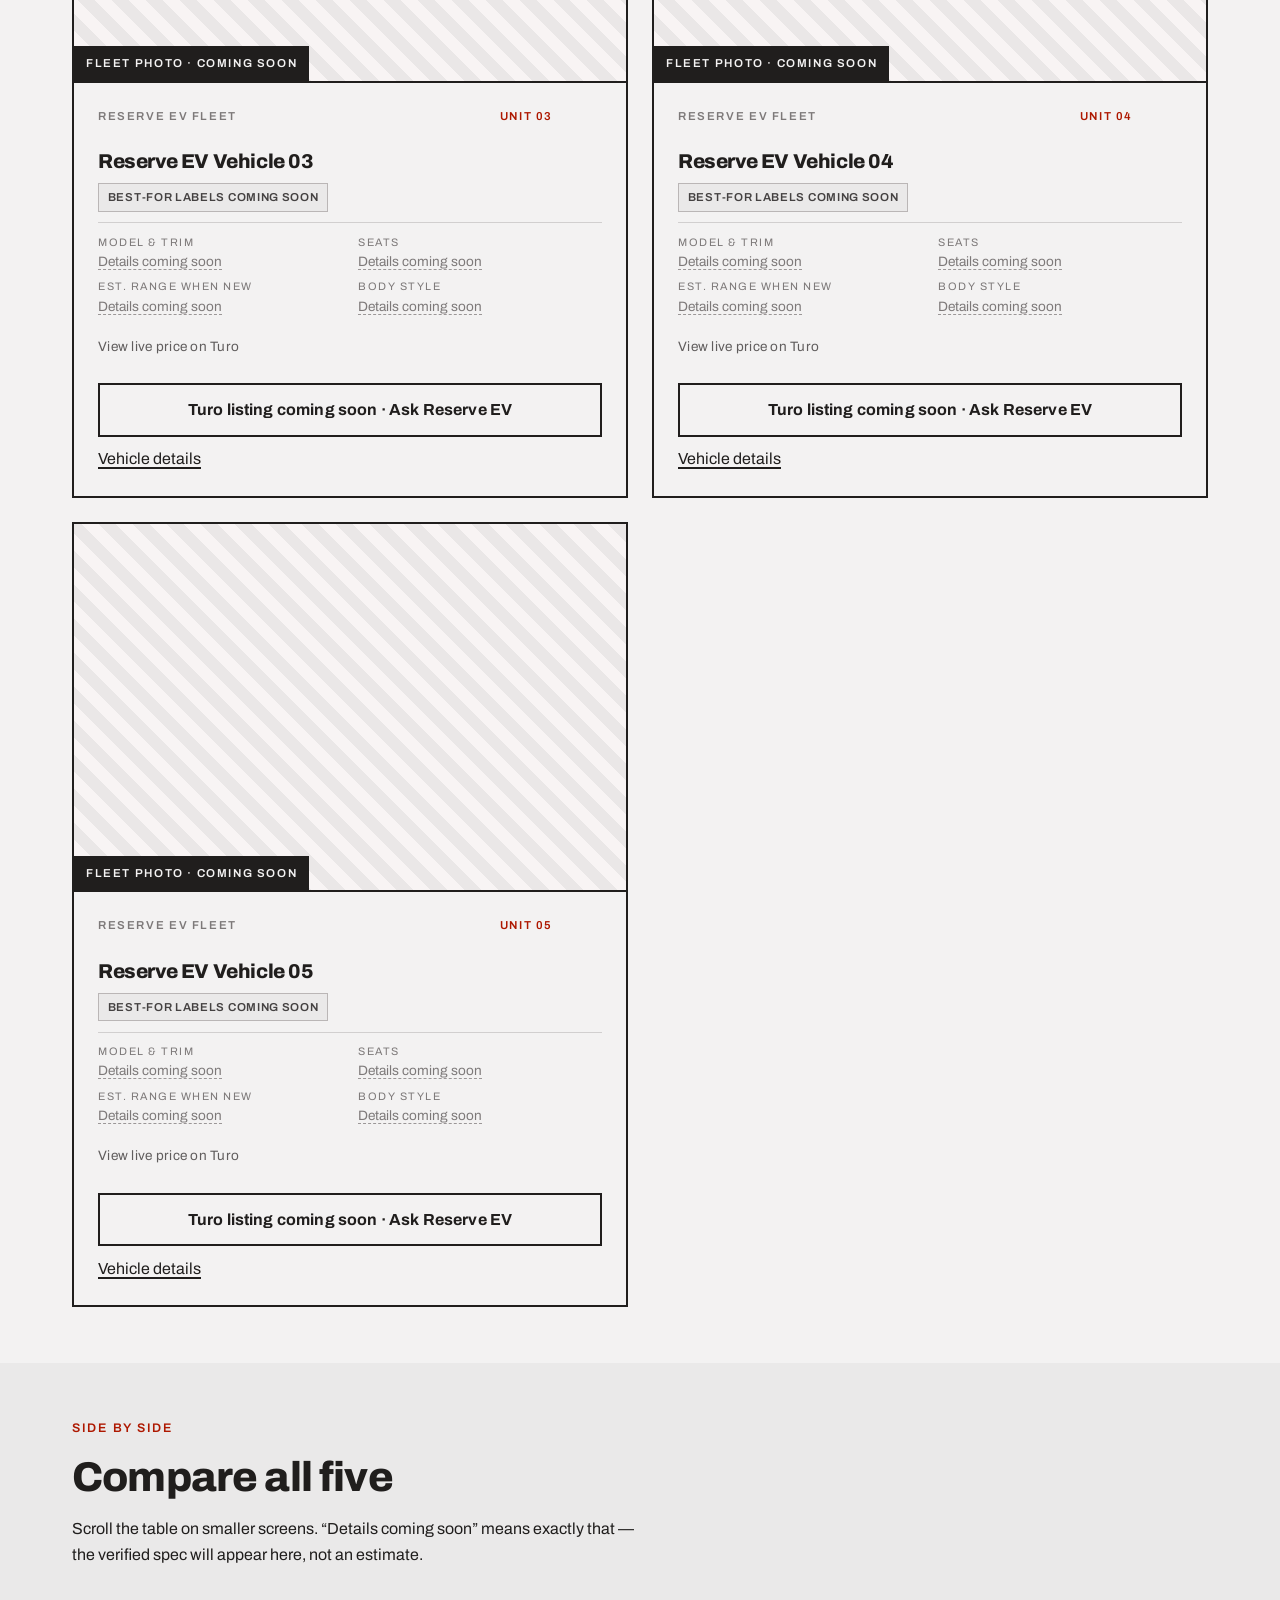
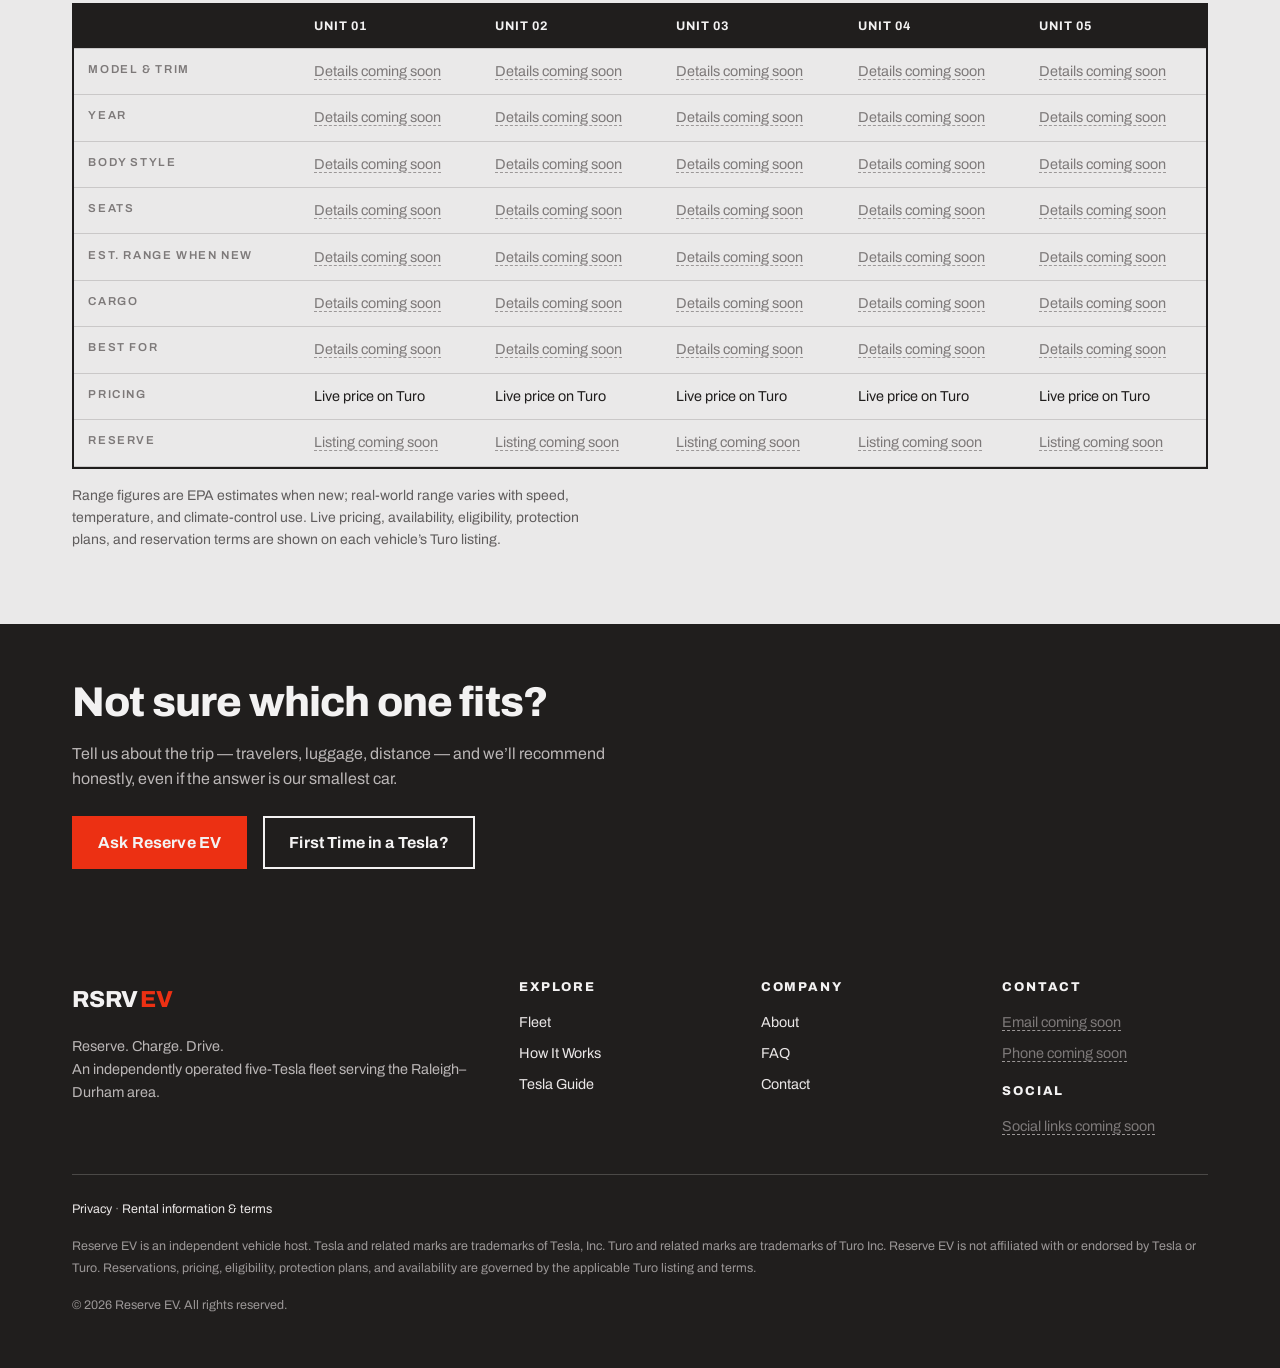
<file: fleet.html>
<!doctype html>
<html lang="en">
<head>
  <meta charset="utf-8">
  <meta name="viewport" content="width=device-width, initial-scale=1">
  <title>Fleet | Reserve EV | Five Tesla Rentals in Raleigh–Durham</title>
  <meta name="description" content="Compare all five Reserve EV Teslas side by side — seats, range, cargo, and best-fit trips — then check live availability on Turo.">
  <!-- TODO: confirm production domain before launch (placeholder from brand guide) -->
  <link rel="canonical" href="https://rsrvev.com/fleet.html">
  <meta property="og:type" content="website">
  <meta property="og:site_name" content="Reserve EV">
  <meta property="og:title" content="Fleet | Reserve EV | Five Tesla Rentals in Raleigh–Durham">
  <meta property="og:description" content="Compare all five Reserve EV Teslas side by side — seats, range, cargo, and best-fit trips — then check live availability on Turo.">
  <meta property="og:url" content="https://rsrvev.com/fleet.html">
  <meta property="og:image" content="https://rsrvev.com/assets/img/og-image.png">
  <meta name="twitter:card" content="summary_large_image">
  <link rel="icon" href="favicon.svg" type="image/svg+xml">
  <link rel="apple-touch-icon" href="assets/img/apple-touch-icon.png">
  <link rel="manifest" href="site.webmanifest">
  <meta name="theme-color" content="#201E1D">
  <link rel="preconnect" href="https://fonts.googleapis.com">
  <link rel="preconnect" href="https://fonts.gstatic.com" crossorigin>
  <link href="https://fonts.googleapis.com/css2?family=Archivo:wght@400;600;700;800&display=swap" rel="stylesheet">
  <link rel="stylesheet" href="assets/css/styles.css">
  <!-- Privacy-friendly analytics: paste your snippet here. If your chosen tool
       uses cookies or cross-site tracking, add a consent banner BEFORE enabling it. -->
</head>
<body>
  <div class="charge-bar" aria-hidden="true"></div>
  <a class="skip-link" href="#main">Skip to content</a>

  <div class="announce"><p data-announce style="margin:0;max-width:none"></p></div>

  <header class="site-header">
    <div class="wrap nav-row">
      <a class="wordmark" href="index.html" aria-label="Reserve EV — home">RSRV<span class="ev">EV</span></a>
      <nav aria-label="Primary">
        <ul class="nav-links">
          <li><a href="fleet.html">Fleet</a></li>
          <li><a href="how-it-works.html">How It Works</a></li>
          <li><a href="tesla-guide.html">Tesla Guide</a></li>
          <li><a href="faq.html">FAQ</a></li>
          <li><a href="about.html">About</a></li>
        </ul>
      </nav>
      <a class="btn btn-primary nav-cta" href="fleet.html">Explore the Fleet</a>
      <button class="nav-toggle" aria-expanded="false" aria-controls="mobile-menu">
        <span class="visually-hidden">Menu</span>
        <span class="bar"></span><span class="bar"></span><span class="bar"></span>
      </button>
    </div>
    <nav id="mobile-menu" class="mobile-menu" aria-label="Primary, mobile">
      <div class="wrap">
        <ul>
          <li><a href="fleet.html">Fleet</a></li>
          <li><a href="how-it-works.html">How It Works</a></li>
          <li><a href="tesla-guide.html">Tesla Guide</a></li>
          <li><a href="faq.html">FAQ</a></li>
          <li><a href="about.html">About</a></li>
          <li><a href="contact.html">Contact</a></li>
        </ul>
        <a class="btn btn-primary" href="fleet.html">Explore the Fleet</a>
      </div>
    </nav>
  </header>

  <main id="main">
    <section class="page-hero" data-cta-sentinel>
      <div class="wrap">
        <span class="kicker">The Reserve EV fleet</span>
        <h1>Five Teslas, ready to compare.</h1>
        <p class="lede">Every vehicle below is prepared to the same Ready Standard between
           trips. Specifications are published only once verified — anything still being
           confirmed is labeled, never guessed.</p>
      </div>
    </section>

    <section class="tight">
      <div class="wrap">
        <div class="card-grid" data-fleet-grid>
          <noscript>
            <p>The fleet overview needs JavaScript to render from our vehicle database.
               You can still reach us — or browse our listings directly on Turo — via the
               <a href="contact.html">contact page</a>.</p>
          </noscript>
        </div>
      </div>
    </section>

    <section class="on-surface tight">
      <div class="wrap">
        <div class="section-head">
          <span class="kicker">Side by side</span>
          <h2>Compare all five</h2>
          <p>Scroll the table on smaller screens. “Details coming soon” means exactly
             that — the verified spec will appear here, not an estimate.</p>
        </div>
        <div class="table-scroll" data-compare-table></div>
        <p class="small muted" style="margin-top:var(--space-2)">
          Range figures are EPA estimates when new; real-world range varies with speed,
          temperature, and climate-control use. Live pricing, availability, eligibility,
          protection plans, and reservation terms are shown on each vehicle&rsquo;s Turo listing.
        </p>
      </div>
    </section>

    <section class="on-ink closing tight">
      <div class="wrap">
        <h2>Not sure which one fits?</h2>
        <p class="muted">Tell us about the trip — travelers, luggage, distance — and
           we&rsquo;ll recommend honestly, even if the answer is our smallest car.</p>
        <div class="hero-ctas">
          <a class="btn btn-primary" href="contact.html">Ask Reserve EV</a>
          <a class="btn btn-ghost" href="tesla-guide.html">First Time in a Tesla?</a>
        </div>
      </div>
    </section>
  </main>

  <footer class="site-footer">
    <div class="wrap">
      <div class="footer-grid">
        <div class="footer-brand">
          <a class="wordmark" href="index.html">RSRV<span class="ev">EV</span></a>
          <p>Reserve. Charge. Drive.<br>An independently operated five-Tesla fleet serving the Raleigh&ndash;Durham area.</p>
        </div>
        <div>
          <h4>Explore</h4>
          <ul>
            <li><a href="fleet.html">Fleet</a></li>
            <li><a href="how-it-works.html">How It Works</a></li>
            <li><a href="tesla-guide.html">Tesla Guide</a></li>
          </ul>
        </div>
        <div>
          <h4>Company</h4>
          <ul>
            <li><a href="about.html">About</a></li>
            <li><a href="faq.html">FAQ</a></li>
            <li><a href="contact.html">Contact</a></li>
          </ul>
        </div>
        <div>
          <h4>Contact</h4>
          <ul>
            <li data-contact-email></li>
            <li data-contact-phone></li>
          </ul>
          <h4 style="margin-top:1.25rem">Social</h4>
          <ul data-social-list></ul>
        </div>
      </div>
      <div class="footer-legal">
        <p><a href="privacy.html">Privacy</a> &middot; <a href="terms.html">Rental information &amp; terms</a></p>
        <p>Reserve EV is an independent vehicle host. Tesla and related marks are trademarks
           of Tesla, Inc. Turo and related marks are trademarks of Turo Inc. Reserve EV is
           not affiliated with or endorsed by Tesla or Turo. Reservations, pricing,
           eligibility, protection plans, and availability are governed by the applicable
           Turo listing and terms.</p>
        <p>&copy; <span data-year>2026</span> Reserve EV. All rights reserved.</p>
      </div>
    </div>
  </footer>

  <div class="sticky-cta">
    <a class="btn btn-primary" href="fleet.html">Explore the Fleet</a>
  </div>

  <script src="assets/js/site-config.js"></script>
  <script src="assets/js/fleet-data.js"></script>
  <script src="assets/js/main.js"></script>
  <script src="assets/js/fleet.js"></script>
</body>
</html>
</file>
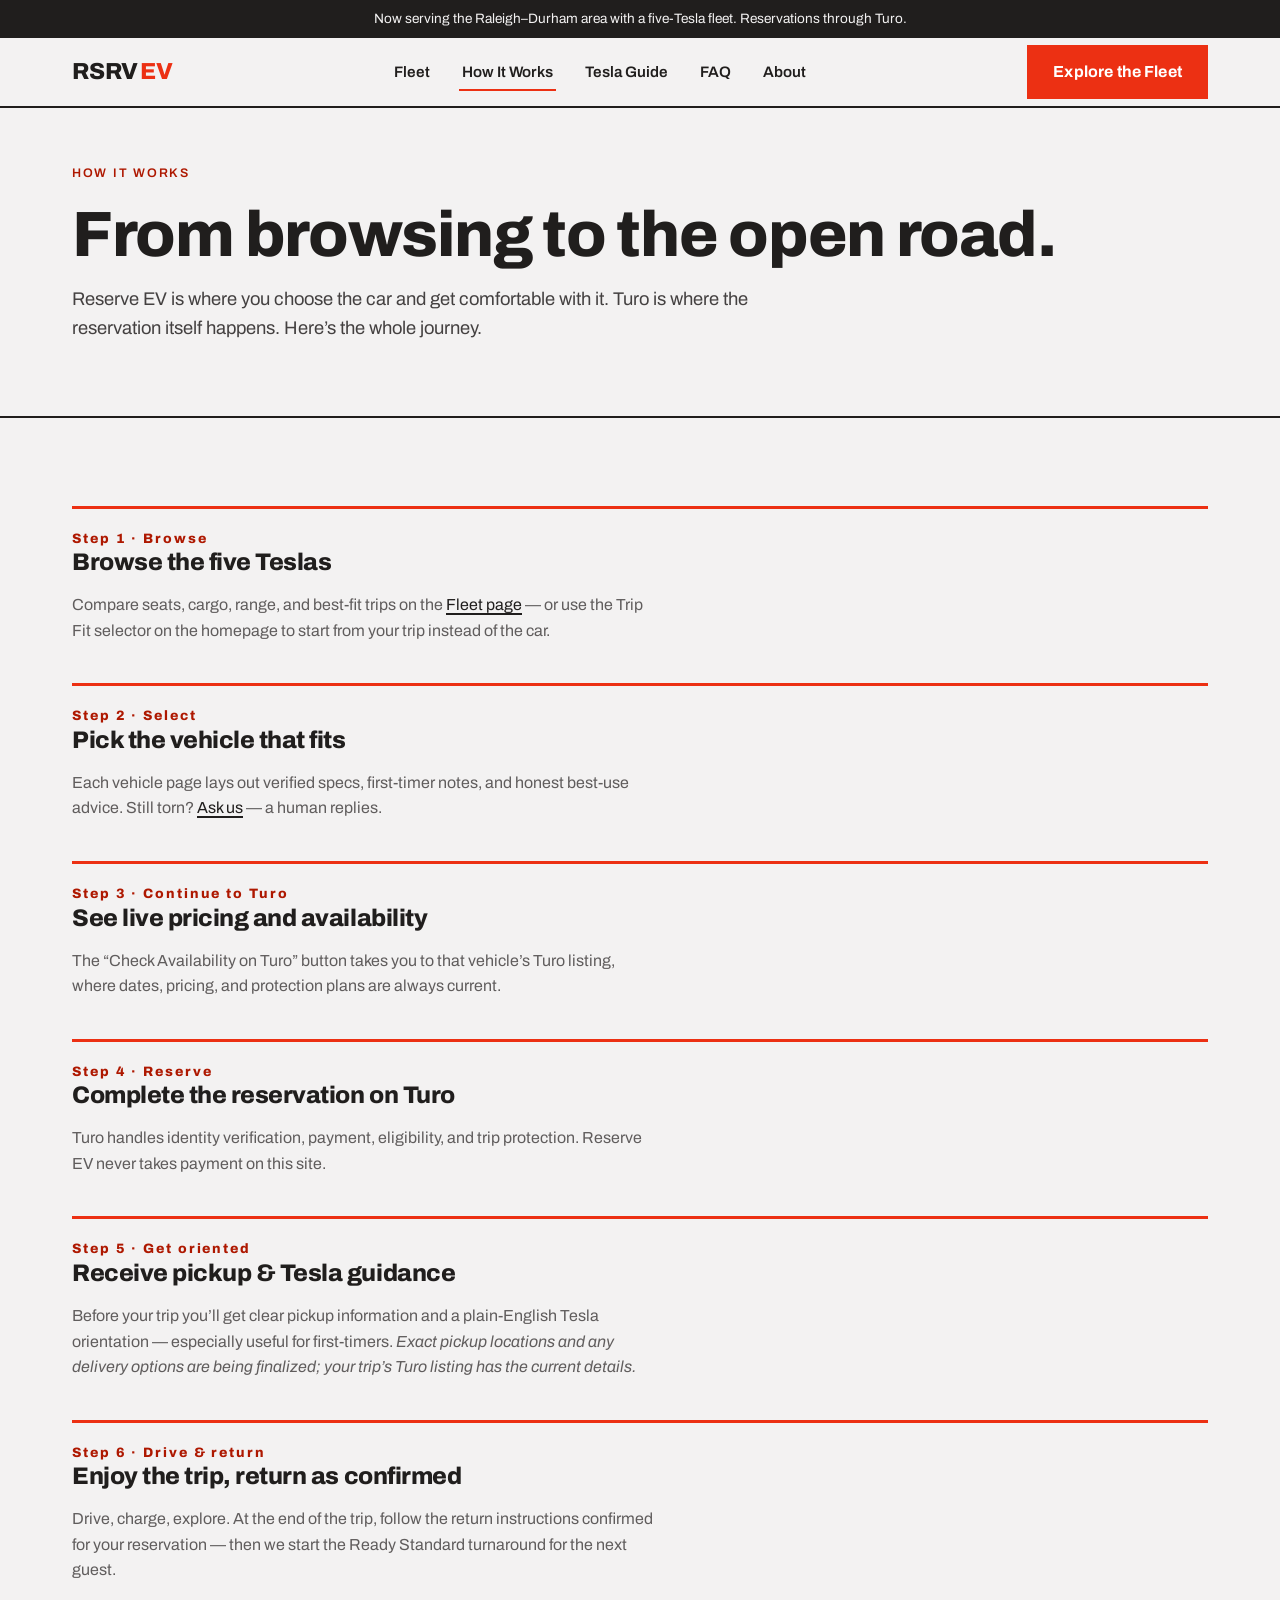
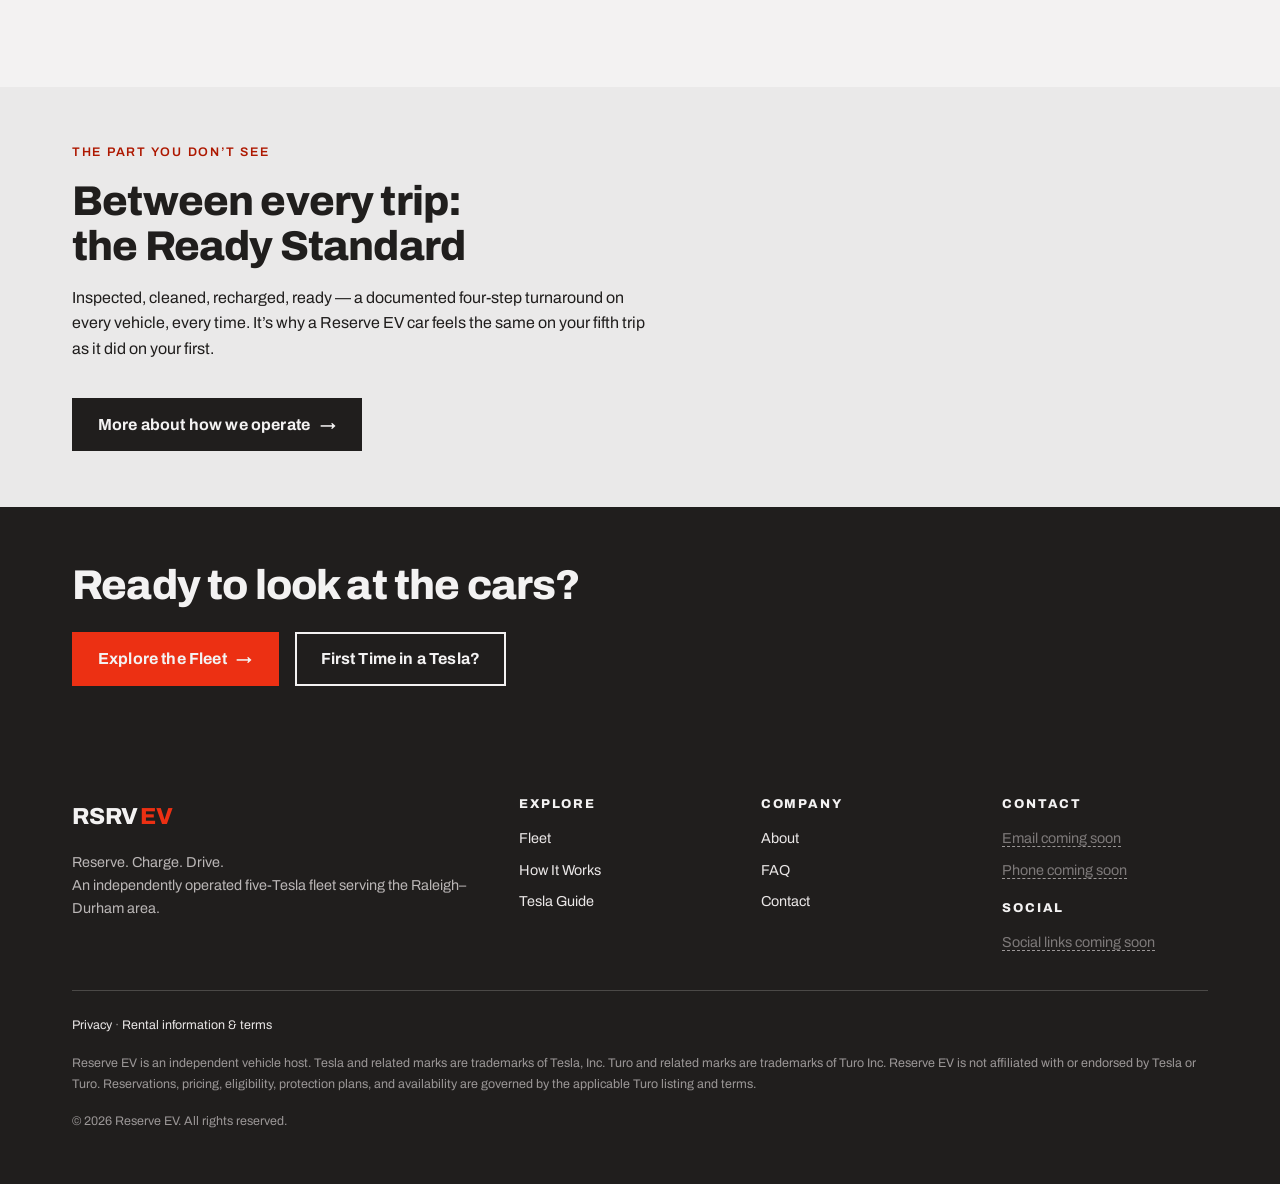
<file: how-it-works.html>
<!doctype html>
<html lang="en">
<head>
  <meta charset="utf-8">
  <meta name="viewport" content="width=device-width, initial-scale=1">
  <title>How It Works | Reserve EV | Tesla Rental Raleigh–Durham</title>
  <meta name="description" content="How renting a Tesla from Reserve EV works: browse the five-vehicle fleet, reserve securely on Turo, and get pickup and Tesla orientation guidance.">
  <!-- TODO: confirm production domain before launch (placeholder from brand guide) -->
  <link rel="canonical" href="https://rsrvev.com/how-it-works.html">
  <meta property="og:type" content="website">
  <meta property="og:site_name" content="Reserve EV">
  <meta property="og:title" content="How It Works | Reserve EV | Tesla Rental Raleigh–Durham">
  <meta property="og:description" content="How renting a Tesla from Reserve EV works: browse the five-vehicle fleet, reserve securely on Turo, and get pickup and Tesla orientation guidance.">
  <meta property="og:url" content="https://rsrvev.com/how-it-works.html">
  <meta property="og:image" content="https://rsrvev.com/assets/img/og-image.png">
  <meta name="twitter:card" content="summary_large_image">
  <link rel="icon" href="favicon.svg" type="image/svg+xml">
  <link rel="apple-touch-icon" href="assets/img/apple-touch-icon.png">
  <link rel="manifest" href="site.webmanifest">
  <meta name="theme-color" content="#201E1D">
  <link rel="preconnect" href="https://fonts.googleapis.com">
  <link rel="preconnect" href="https://fonts.gstatic.com" crossorigin>
  <link href="https://fonts.googleapis.com/css2?family=Archivo:wght@400;600;700;800&display=swap" rel="stylesheet">
  <link rel="stylesheet" href="assets/css/styles.css">
  <!-- Privacy-friendly analytics: paste your snippet here. If your chosen tool
       uses cookies or cross-site tracking, add a consent banner BEFORE enabling it. -->
</head>
<body>
  <div class="charge-bar" aria-hidden="true"></div>
  <a class="skip-link" href="#main">Skip to content</a>

  <div class="announce"><p data-announce style="margin:0;max-width:none"></p></div>

  <header class="site-header">
    <div class="wrap nav-row">
      <a class="wordmark" href="index.html" aria-label="Reserve EV — home">RSRV<span class="ev">EV</span></a>
      <nav aria-label="Primary">
        <ul class="nav-links">
          <li><a href="fleet.html">Fleet</a></li>
          <li><a href="how-it-works.html">How It Works</a></li>
          <li><a href="tesla-guide.html">Tesla Guide</a></li>
          <li><a href="faq.html">FAQ</a></li>
          <li><a href="about.html">About</a></li>
        </ul>
      </nav>
      <a class="btn btn-primary nav-cta" href="fleet.html">Explore the Fleet</a>
      <button class="nav-toggle" aria-expanded="false" aria-controls="mobile-menu">
        <span class="visually-hidden">Menu</span>
        <span class="bar"></span><span class="bar"></span><span class="bar"></span>
      </button>
    </div>
    <nav id="mobile-menu" class="mobile-menu" aria-label="Primary, mobile">
      <div class="wrap">
        <ul>
          <li><a href="fleet.html">Fleet</a></li>
          <li><a href="how-it-works.html">How It Works</a></li>
          <li><a href="tesla-guide.html">Tesla Guide</a></li>
          <li><a href="faq.html">FAQ</a></li>
          <li><a href="about.html">About</a></li>
          <li><a href="contact.html">Contact</a></li>
        </ul>
        <a class="btn btn-primary" href="fleet.html">Explore the Fleet</a>
      </div>
    </nav>
  </header>

  <main id="main">
    <section class="page-hero" data-cta-sentinel>
      <div class="wrap">
        <span class="kicker">How it works</span>
        <h1>From browsing to the open road.</h1>
        <p class="lede">Reserve EV is where you choose the car and get comfortable with
           it. Turo is where the reservation itself happens. Here&rsquo;s the whole journey.</p>
      </div>
    </section>

    <section>
      <div class="wrap">
        <ol class="steps-list">
          <li class="step-card">
            <span class="step-k">Step 1 &middot; Browse</span>
            <h3>Browse the five Teslas</h3>
            <p class="muted">Compare seats, cargo, range, and best-fit trips on the
               <a href="fleet.html">Fleet page</a> — or use the Trip Fit selector on the
               homepage to start from your trip instead of the car.</p>
          </li>
          <li class="step-card">
            <span class="step-k">Step 2 &middot; Select</span>
            <h3>Pick the vehicle that fits</h3>
            <p class="muted">Each vehicle page lays out verified specs, first-timer notes,
               and honest best-use advice. Still torn? <a href="contact.html">Ask us</a> —
               a human replies.</p>
          </li>
          <li class="step-card">
            <span class="step-k">Step 3 &middot; Continue to Turo</span>
            <h3>See live pricing and availability</h3>
            <p class="muted">The “Check Availability on Turo” button takes you to that
               vehicle&rsquo;s Turo listing, where dates, pricing, and protection plans are
               always current.</p>
          </li>
          <li class="step-card">
            <span class="step-k">Step 4 &middot; Reserve</span>
            <h3>Complete the reservation on Turo</h3>
            <p class="muted">Turo handles identity verification, payment, eligibility, and
               trip protection. Reserve EV never takes payment on this site.</p>
          </li>
          <li class="step-card">
            <span class="step-k">Step 5 &middot; Get oriented</span>
            <h3>Receive pickup &amp; Tesla guidance</h3>
            <p class="muted">Before your trip you&rsquo;ll get clear pickup information and a
               plain-English Tesla orientation — especially useful for first-timers.
               <em>Exact pickup locations and any delivery options are being finalized;
               your trip&rsquo;s Turo listing has the current details.</em></p>
          </li>
          <li class="step-card">
            <span class="step-k">Step 6 &middot; Drive &amp; return</span>
            <h3>Enjoy the trip, return as confirmed</h3>
            <p class="muted">Drive, charge, explore. At the end of the trip, follow the
               return instructions confirmed for your reservation — then we start the
               Ready Standard turnaround for the next guest.</p>
          </li>
        </ol>
      </div>
    </section>

    <section class="on-surface tight">
      <div class="wrap">
        <div class="section-head">
          <span class="kicker">The part you don&rsquo;t see</span>
          <h2>Between every trip: the Ready Standard</h2>
          <p>Inspected, cleaned, recharged, ready — a documented four-step turnaround on
             every vehicle, every time. It&rsquo;s why a Reserve EV car feels the same on your
             fifth trip as it did on your first.</p>
        </div>
        <a class="btn btn-ink" href="about.html">More about how we operate <span class="arrow" aria-hidden="true">&rarr;</span></a>
      </div>
    </section>

    <section class="on-ink closing tight">
      <div class="wrap">
        <h2>Ready to look at the cars?</h2>
        <div class="hero-ctas">
          <a class="btn btn-primary" href="fleet.html">Explore the Fleet <span class="arrow" aria-hidden="true">&rarr;</span></a>
          <a class="btn btn-ghost" href="tesla-guide.html">First Time in a Tesla?</a>
        </div>
      </div>
    </section>
  </main>

  <footer class="site-footer">
    <div class="wrap">
      <div class="footer-grid">
        <div class="footer-brand">
          <a class="wordmark" href="index.html">RSRV<span class="ev">EV</span></a>
          <p>Reserve. Charge. Drive.<br>An independently operated five-Tesla fleet serving the Raleigh&ndash;Durham area.</p>
        </div>
        <div>
          <h4>Explore</h4>
          <ul>
            <li><a href="fleet.html">Fleet</a></li>
            <li><a href="how-it-works.html">How It Works</a></li>
            <li><a href="tesla-guide.html">Tesla Guide</a></li>
          </ul>
        </div>
        <div>
          <h4>Company</h4>
          <ul>
            <li><a href="about.html">About</a></li>
            <li><a href="faq.html">FAQ</a></li>
            <li><a href="contact.html">Contact</a></li>
          </ul>
        </div>
        <div>
          <h4>Contact</h4>
          <ul>
            <li data-contact-email></li>
            <li data-contact-phone></li>
          </ul>
          <h4 style="margin-top:1.25rem">Social</h4>
          <ul data-social-list></ul>
        </div>
      </div>
      <div class="footer-legal">
        <p><a href="privacy.html">Privacy</a> &middot; <a href="terms.html">Rental information &amp; terms</a></p>
        <p>Reserve EV is an independent vehicle host. Tesla and related marks are trademarks
           of Tesla, Inc. Turo and related marks are trademarks of Turo Inc. Reserve EV is
           not affiliated with or endorsed by Tesla or Turo. Reservations, pricing,
           eligibility, protection plans, and availability are governed by the applicable
           Turo listing and terms.</p>
        <p>&copy; <span data-year>2026</span> Reserve EV. All rights reserved.</p>
      </div>
    </div>
  </footer>

  <div class="sticky-cta">
    <a class="btn btn-primary" href="fleet.html">Explore the Fleet</a>
  </div>

  <script src="assets/js/site-config.js"></script>
  <script src="assets/js/fleet-data.js"></script>
  <script src="assets/js/main.js"></script>
</body>
</html>
</file>
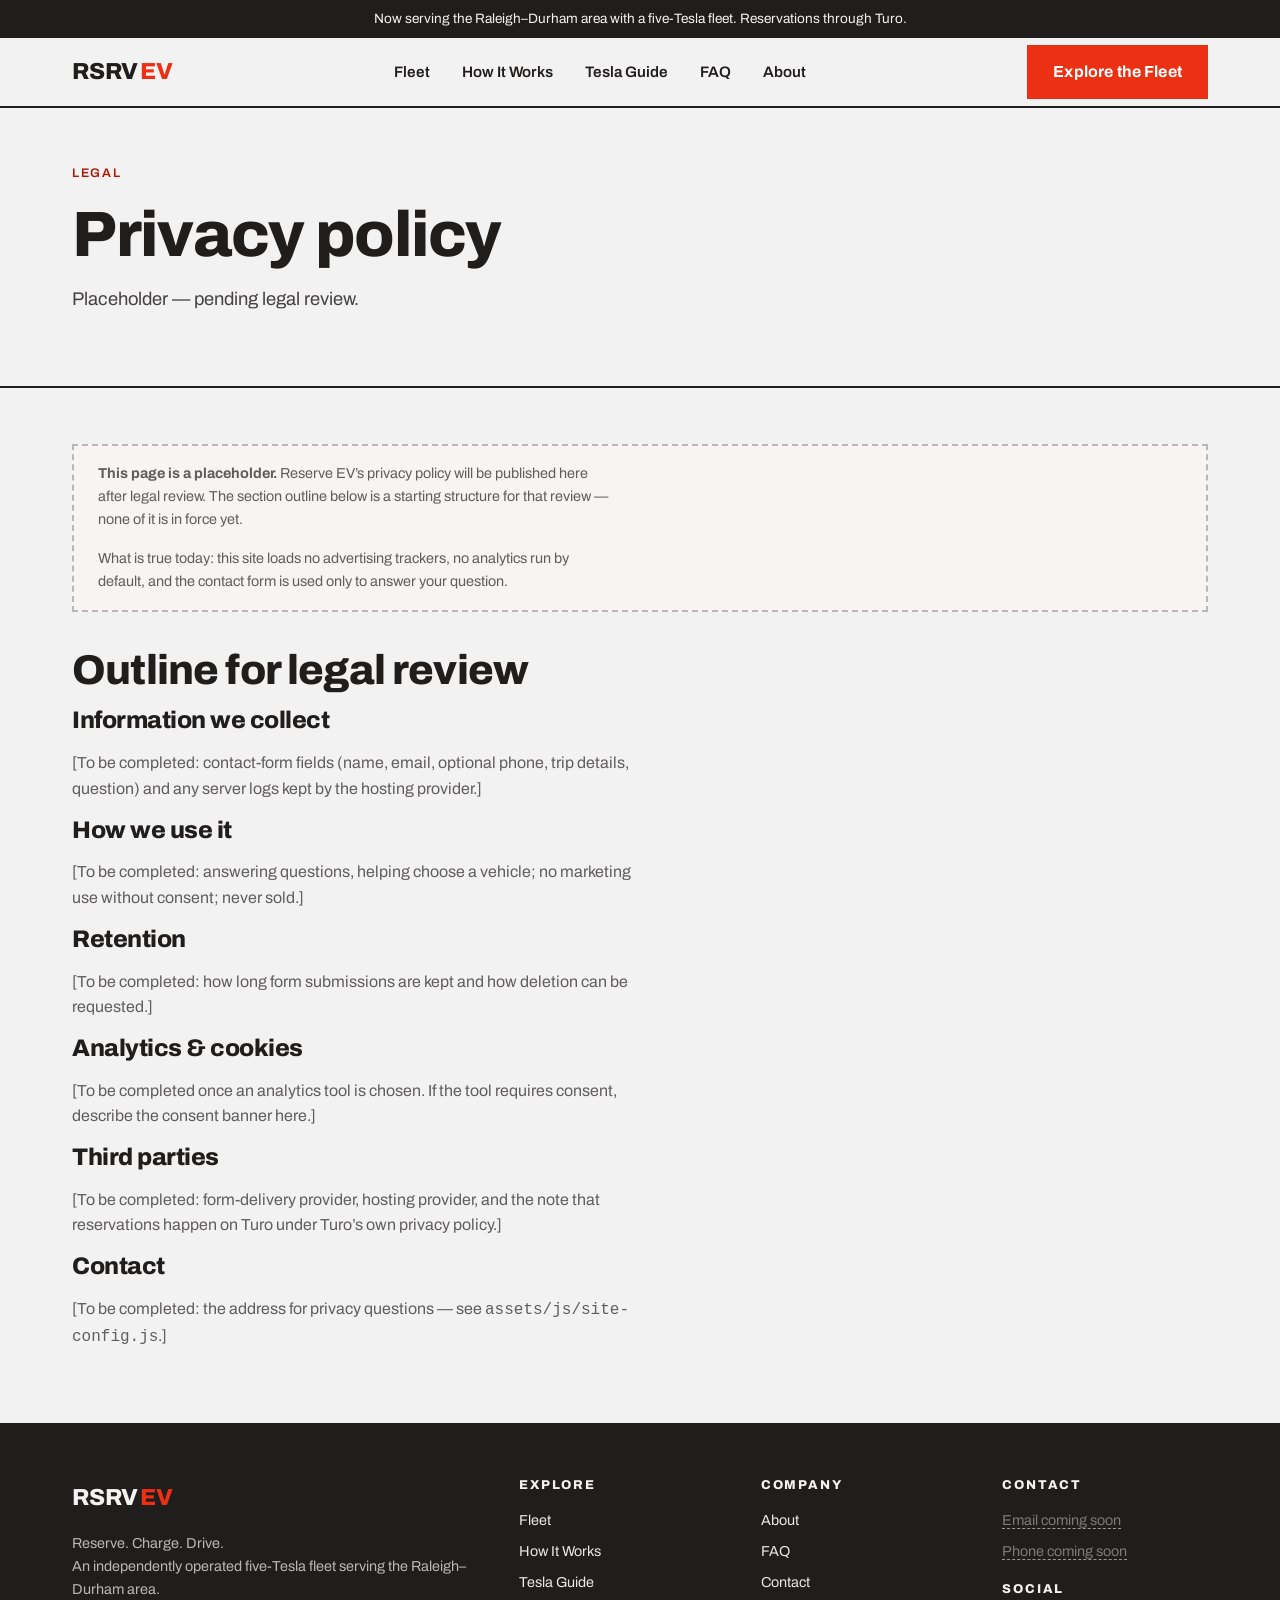
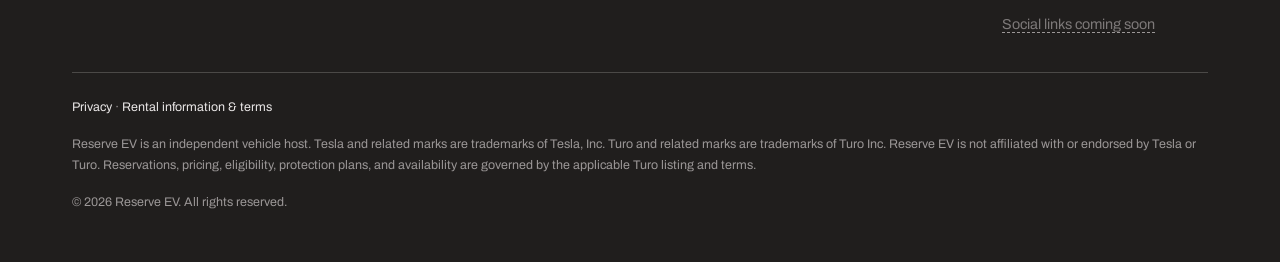
<file: privacy.html>
<!doctype html>
<html lang="en">
<head>
  <meta charset="utf-8">
  <meta name="viewport" content="width=device-width, initial-scale=1">
  <title>Privacy | Reserve EV</title>
  <meta name="description" content="Reserve EV privacy policy (placeholder pending legal review).">
  <!-- TODO: confirm production domain before launch (placeholder from brand guide) -->
  <link rel="canonical" href="https://rsrvev.com/privacy.html">
  <meta property="og:type" content="website">
  <meta property="og:site_name" content="Reserve EV">
  <meta property="og:title" content="Privacy | Reserve EV">
  <meta property="og:description" content="Reserve EV privacy policy (placeholder pending legal review).">
  <meta property="og:url" content="https://rsrvev.com/privacy.html">
  <meta property="og:image" content="https://rsrvev.com/assets/img/og-image.png">
  <meta name="twitter:card" content="summary_large_image">
  <link rel="icon" href="favicon.svg" type="image/svg+xml">
  <link rel="apple-touch-icon" href="assets/img/apple-touch-icon.png">
  <link rel="manifest" href="site.webmanifest">
  <meta name="theme-color" content="#201E1D">
  <link rel="preconnect" href="https://fonts.googleapis.com">
  <link rel="preconnect" href="https://fonts.gstatic.com" crossorigin>
  <link href="https://fonts.googleapis.com/css2?family=Archivo:wght@400;600;700;800&display=swap" rel="stylesheet">
  <link rel="stylesheet" href="assets/css/styles.css">
  <!-- Privacy-friendly analytics: paste your snippet here. If your chosen tool
       uses cookies or cross-site tracking, add a consent banner BEFORE enabling it. -->
  <meta name="robots" content="noindex">
</head>
<body>
  <div class="charge-bar" aria-hidden="true"></div>
  <a class="skip-link" href="#main">Skip to content</a>

  <div class="announce"><p data-announce style="margin:0;max-width:none"></p></div>

  <header class="site-header">
    <div class="wrap nav-row">
      <a class="wordmark" href="index.html" aria-label="Reserve EV — home">RSRV<span class="ev">EV</span></a>
      <nav aria-label="Primary">
        <ul class="nav-links">
          <li><a href="fleet.html">Fleet</a></li>
          <li><a href="how-it-works.html">How It Works</a></li>
          <li><a href="tesla-guide.html">Tesla Guide</a></li>
          <li><a href="faq.html">FAQ</a></li>
          <li><a href="about.html">About</a></li>
        </ul>
      </nav>
      <a class="btn btn-primary nav-cta" href="fleet.html">Explore the Fleet</a>
      <button class="nav-toggle" aria-expanded="false" aria-controls="mobile-menu">
        <span class="visually-hidden">Menu</span>
        <span class="bar"></span><span class="bar"></span><span class="bar"></span>
      </button>
    </div>
    <nav id="mobile-menu" class="mobile-menu" aria-label="Primary, mobile">
      <div class="wrap">
        <ul>
          <li><a href="fleet.html">Fleet</a></li>
          <li><a href="how-it-works.html">How It Works</a></li>
          <li><a href="tesla-guide.html">Tesla Guide</a></li>
          <li><a href="faq.html">FAQ</a></li>
          <li><a href="about.html">About</a></li>
          <li><a href="contact.html">Contact</a></li>
        </ul>
        <a class="btn btn-primary" href="fleet.html">Explore the Fleet</a>
      </div>
    </nav>
  </header>

  <main id="main">
    <section class="page-hero" data-cta-sentinel>
      <div class="wrap">
        <span class="kicker">Legal</span>
        <h1>Privacy policy</h1>
        <p class="lede">Placeholder — pending legal review.</p>
      </div>
    </section>
    <section class="tight">
      <div class="wrap">
        <div class="placeholder-note" data-placeholder>
          <p><strong>This page is a placeholder.</strong> Reserve EV&rsquo;s privacy policy
             will be published here after legal review. The section outline below is a
             starting structure for that review — none of it is in force yet.</p>
          <p style="margin:0">What is true today: this site loads no advertising trackers,
             no analytics run by default, and the contact form is used only to answer
             your question.</p>
        </div>

        <div style="margin-top:var(--space-4);max-width:46rem">
          <h2>Outline for legal review</h2>
          <h3>Information we collect</h3>
          <p class="muted">[To be completed: contact-form fields (name, email, optional
             phone, trip details, question) and any server logs kept by the hosting
             provider.]</p>
          <h3>How we use it</h3>
          <p class="muted">[To be completed: answering questions, helping choose a
             vehicle; no marketing use without consent; never sold.]</p>
          <h3>Retention</h3>
          <p class="muted">[To be completed: how long form submissions are kept and how
             deletion can be requested.]</p>
          <h3>Analytics &amp; cookies</h3>
          <p class="muted">[To be completed once an analytics tool is chosen. If the tool
             requires consent, describe the consent banner here.]</p>
          <h3>Third parties</h3>
          <p class="muted">[To be completed: form-delivery provider, hosting provider, and
             the note that reservations happen on Turo under Turo&rsquo;s own privacy
             policy.]</p>
          <h3>Contact</h3>
          <p class="muted">[To be completed: the address for privacy questions —
             see <code>assets/js/site-config.js</code>.]</p>
        </div>
      </div>
    </section>
  </main>

  <footer class="site-footer">
    <div class="wrap">
      <div class="footer-grid">
        <div class="footer-brand">
          <a class="wordmark" href="index.html">RSRV<span class="ev">EV</span></a>
          <p>Reserve. Charge. Drive.<br>An independently operated five-Tesla fleet serving the Raleigh&ndash;Durham area.</p>
        </div>
        <div>
          <h4>Explore</h4>
          <ul>
            <li><a href="fleet.html">Fleet</a></li>
            <li><a href="how-it-works.html">How It Works</a></li>
            <li><a href="tesla-guide.html">Tesla Guide</a></li>
          </ul>
        </div>
        <div>
          <h4>Company</h4>
          <ul>
            <li><a href="about.html">About</a></li>
            <li><a href="faq.html">FAQ</a></li>
            <li><a href="contact.html">Contact</a></li>
          </ul>
        </div>
        <div>
          <h4>Contact</h4>
          <ul>
            <li data-contact-email></li>
            <li data-contact-phone></li>
          </ul>
          <h4 style="margin-top:1.25rem">Social</h4>
          <ul data-social-list></ul>
        </div>
      </div>
      <div class="footer-legal">
        <p><a href="privacy.html">Privacy</a> &middot; <a href="terms.html">Rental information &amp; terms</a></p>
        <p>Reserve EV is an independent vehicle host. Tesla and related marks are trademarks
           of Tesla, Inc. Turo and related marks are trademarks of Turo Inc. Reserve EV is
           not affiliated with or endorsed by Tesla or Turo. Reservations, pricing,
           eligibility, protection plans, and availability are governed by the applicable
           Turo listing and terms.</p>
        <p>&copy; <span data-year>2026</span> Reserve EV. All rights reserved.</p>
      </div>
    </div>
  </footer>

  <div class="sticky-cta">
    <a class="btn btn-primary" href="fleet.html">Explore the Fleet</a>
  </div>

  <script src="assets/js/site-config.js"></script>
  <script src="assets/js/fleet-data.js"></script>
  <script src="assets/js/main.js"></script>
</body>
</html>
</file>
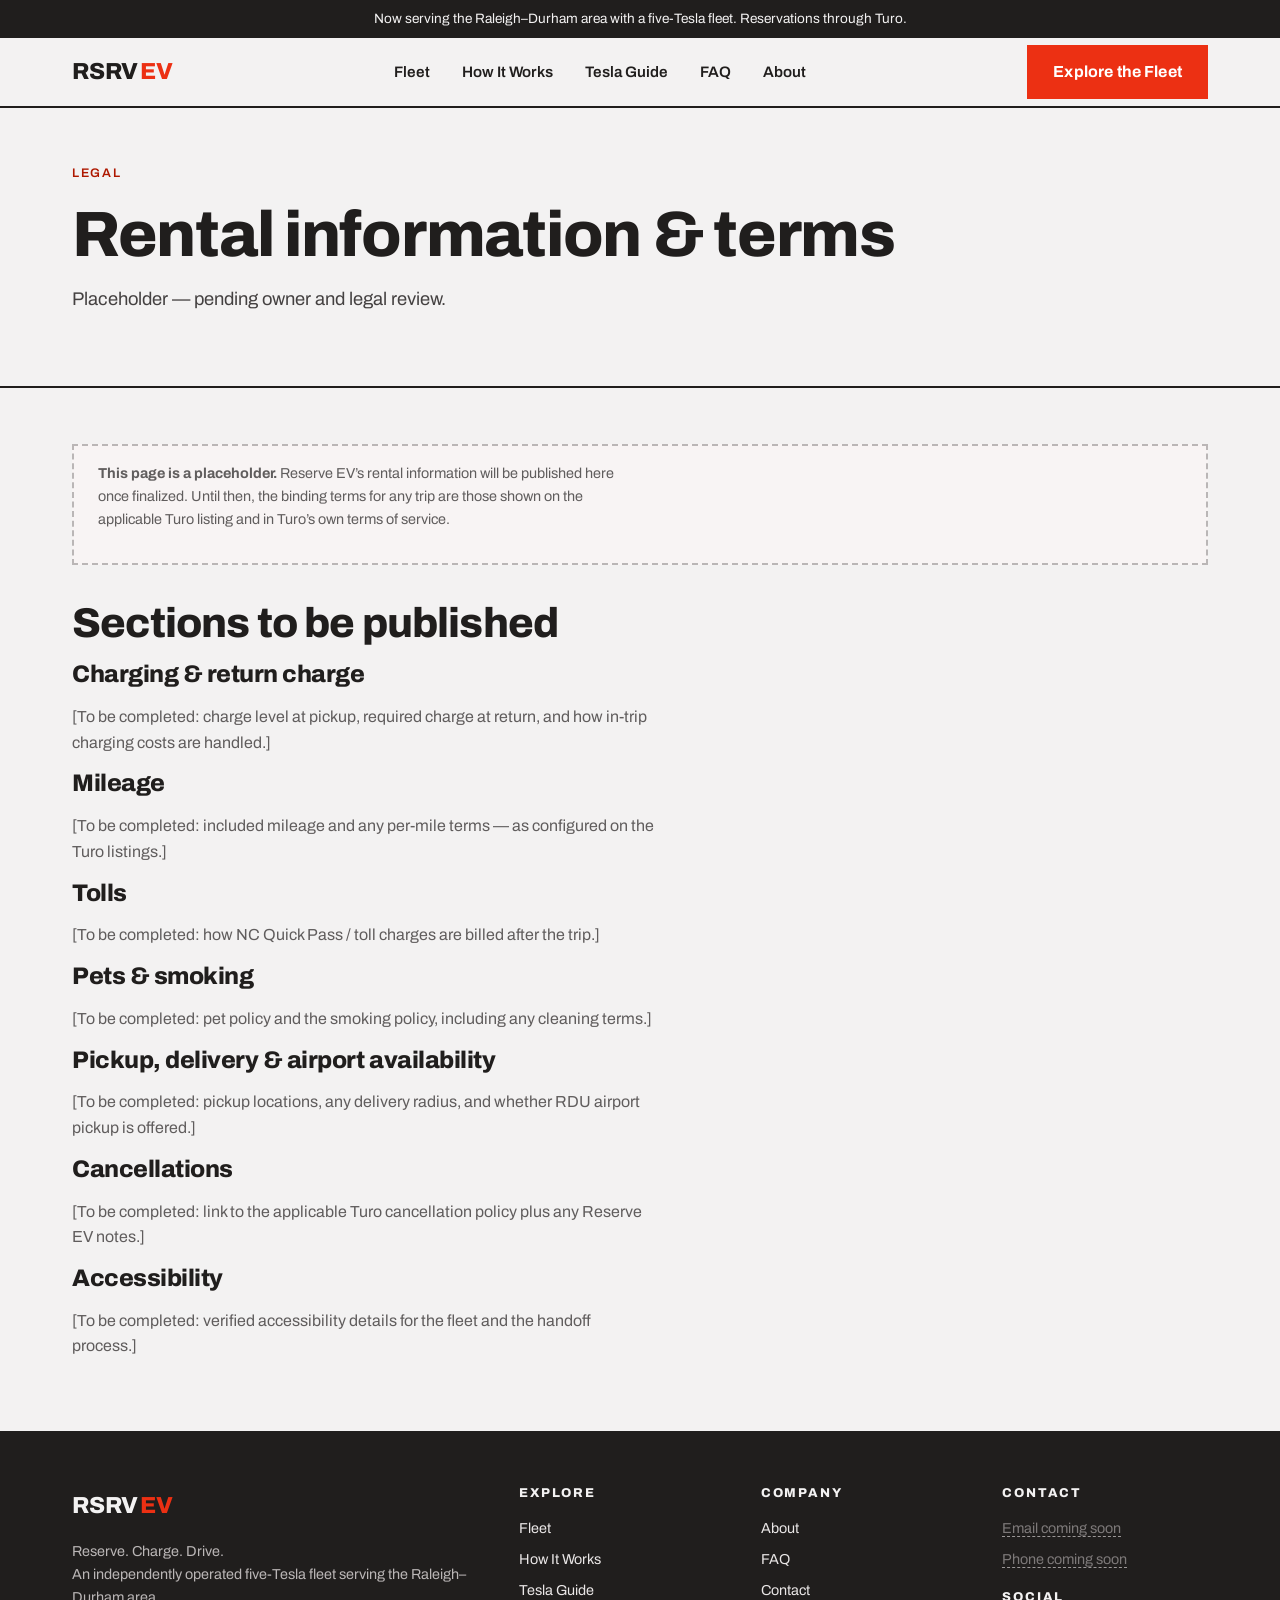
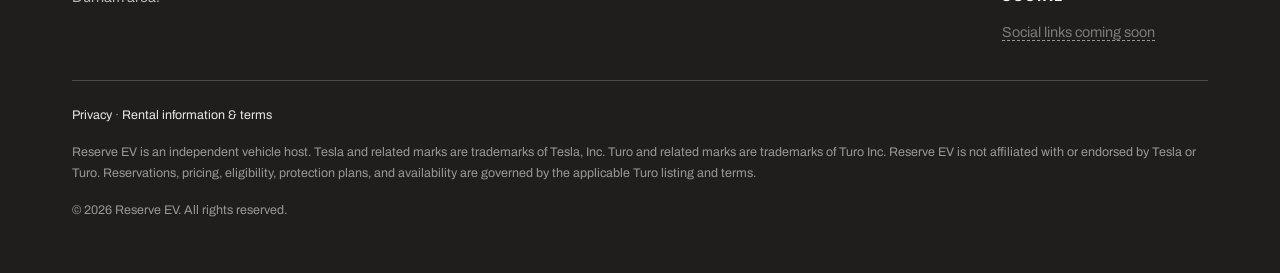
<file: terms.html>
<!doctype html>
<html lang="en">
<head>
  <meta charset="utf-8">
  <meta name="viewport" content="width=device-width, initial-scale=1">
  <title>Rental Information & Terms | Reserve EV</title>
  <meta name="description" content="Reserve EV rental information and terms (placeholder pending review). Binding trip terms are governed by the applicable Turo listing.">
  <!-- TODO: confirm production domain before launch (placeholder from brand guide) -->
  <link rel="canonical" href="https://rsrvev.com/terms.html">
  <meta property="og:type" content="website">
  <meta property="og:site_name" content="Reserve EV">
  <meta property="og:title" content="Rental Information & Terms | Reserve EV">
  <meta property="og:description" content="Reserve EV rental information and terms (placeholder pending review). Binding trip terms are governed by the applicable Turo listing.">
  <meta property="og:url" content="https://rsrvev.com/terms.html">
  <meta property="og:image" content="https://rsrvev.com/assets/img/og-image.png">
  <meta name="twitter:card" content="summary_large_image">
  <link rel="icon" href="favicon.svg" type="image/svg+xml">
  <link rel="apple-touch-icon" href="assets/img/apple-touch-icon.png">
  <link rel="manifest" href="site.webmanifest">
  <meta name="theme-color" content="#201E1D">
  <link rel="preconnect" href="https://fonts.googleapis.com">
  <link rel="preconnect" href="https://fonts.gstatic.com" crossorigin>
  <link href="https://fonts.googleapis.com/css2?family=Archivo:wght@400;600;700;800&display=swap" rel="stylesheet">
  <link rel="stylesheet" href="assets/css/styles.css">
  <!-- Privacy-friendly analytics: paste your snippet here. If your chosen tool
       uses cookies or cross-site tracking, add a consent banner BEFORE enabling it. -->
  <meta name="robots" content="noindex">
</head>
<body>
  <div class="charge-bar" aria-hidden="true"></div>
  <a class="skip-link" href="#main">Skip to content</a>

  <div class="announce"><p data-announce style="margin:0;max-width:none"></p></div>

  <header class="site-header">
    <div class="wrap nav-row">
      <a class="wordmark" href="index.html" aria-label="Reserve EV — home">RSRV<span class="ev">EV</span></a>
      <nav aria-label="Primary">
        <ul class="nav-links">
          <li><a href="fleet.html">Fleet</a></li>
          <li><a href="how-it-works.html">How It Works</a></li>
          <li><a href="tesla-guide.html">Tesla Guide</a></li>
          <li><a href="faq.html">FAQ</a></li>
          <li><a href="about.html">About</a></li>
        </ul>
      </nav>
      <a class="btn btn-primary nav-cta" href="fleet.html">Explore the Fleet</a>
      <button class="nav-toggle" aria-expanded="false" aria-controls="mobile-menu">
        <span class="visually-hidden">Menu</span>
        <span class="bar"></span><span class="bar"></span><span class="bar"></span>
      </button>
    </div>
    <nav id="mobile-menu" class="mobile-menu" aria-label="Primary, mobile">
      <div class="wrap">
        <ul>
          <li><a href="fleet.html">Fleet</a></li>
          <li><a href="how-it-works.html">How It Works</a></li>
          <li><a href="tesla-guide.html">Tesla Guide</a></li>
          <li><a href="faq.html">FAQ</a></li>
          <li><a href="about.html">About</a></li>
          <li><a href="contact.html">Contact</a></li>
        </ul>
        <a class="btn btn-primary" href="fleet.html">Explore the Fleet</a>
      </div>
    </nav>
  </header>

  <main id="main">
    <section class="page-hero" data-cta-sentinel>
      <div class="wrap">
        <span class="kicker">Legal</span>
        <h1>Rental information &amp; terms</h1>
        <p class="lede">Placeholder — pending owner and legal review.</p>
      </div>
    </section>
    <section class="tight">
      <div class="wrap">
        <div class="placeholder-note" data-placeholder>
          <p><strong>This page is a placeholder.</strong> Reserve EV&rsquo;s rental
             information will be published here once finalized. Until then, the binding
             terms for any trip are those shown on the applicable Turo listing and in
             Turo&rsquo;s own terms of service.</p>
        </div>

        <div style="margin-top:var(--space-4);max-width:46rem">
          <h2>Sections to be published</h2>
          <h3>Charging &amp; return charge</h3>
          <p class="muted">[To be completed: charge level at pickup, required charge at
             return, and how in-trip charging costs are handled.]</p>
          <h3>Mileage</h3>
          <p class="muted">[To be completed: included mileage and any per-mile terms —
             as configured on the Turo listings.]</p>
          <h3>Tolls</h3>
          <p class="muted">[To be completed: how NC Quick Pass / toll charges are billed
             after the trip.]</p>
          <h3>Pets &amp; smoking</h3>
          <p class="muted">[To be completed: pet policy and the smoking policy, including
             any cleaning terms.]</p>
          <h3>Pickup, delivery &amp; airport availability</h3>
          <p class="muted">[To be completed: pickup locations, any delivery radius, and
             whether RDU airport pickup is offered.]</p>
          <h3>Cancellations</h3>
          <p class="muted">[To be completed: link to the applicable Turo cancellation
             policy plus any Reserve EV notes.]</p>
          <h3>Accessibility</h3>
          <p class="muted">[To be completed: verified accessibility details for the fleet
             and the handoff process.]</p>
        </div>
      </div>
    </section>
  </main>

  <footer class="site-footer">
    <div class="wrap">
      <div class="footer-grid">
        <div class="footer-brand">
          <a class="wordmark" href="index.html">RSRV<span class="ev">EV</span></a>
          <p>Reserve. Charge. Drive.<br>An independently operated five-Tesla fleet serving the Raleigh&ndash;Durham area.</p>
        </div>
        <div>
          <h4>Explore</h4>
          <ul>
            <li><a href="fleet.html">Fleet</a></li>
            <li><a href="how-it-works.html">How It Works</a></li>
            <li><a href="tesla-guide.html">Tesla Guide</a></li>
          </ul>
        </div>
        <div>
          <h4>Company</h4>
          <ul>
            <li><a href="about.html">About</a></li>
            <li><a href="faq.html">FAQ</a></li>
            <li><a href="contact.html">Contact</a></li>
          </ul>
        </div>
        <div>
          <h4>Contact</h4>
          <ul>
            <li data-contact-email></li>
            <li data-contact-phone></li>
          </ul>
          <h4 style="margin-top:1.25rem">Social</h4>
          <ul data-social-list></ul>
        </div>
      </div>
      <div class="footer-legal">
        <p><a href="privacy.html">Privacy</a> &middot; <a href="terms.html">Rental information &amp; terms</a></p>
        <p>Reserve EV is an independent vehicle host. Tesla and related marks are trademarks
           of Tesla, Inc. Turo and related marks are trademarks of Turo Inc. Reserve EV is
           not affiliated with or endorsed by Tesla or Turo. Reservations, pricing,
           eligibility, protection plans, and availability are governed by the applicable
           Turo listing and terms.</p>
        <p>&copy; <span data-year>2026</span> Reserve EV. All rights reserved.</p>
      </div>
    </div>
  </footer>

  <div class="sticky-cta">
    <a class="btn btn-primary" href="fleet.html">Explore the Fleet</a>
  </div>

  <script src="assets/js/site-config.js"></script>
  <script src="assets/js/fleet-data.js"></script>
  <script src="assets/js/main.js"></script>
</body>
</html>
</file>
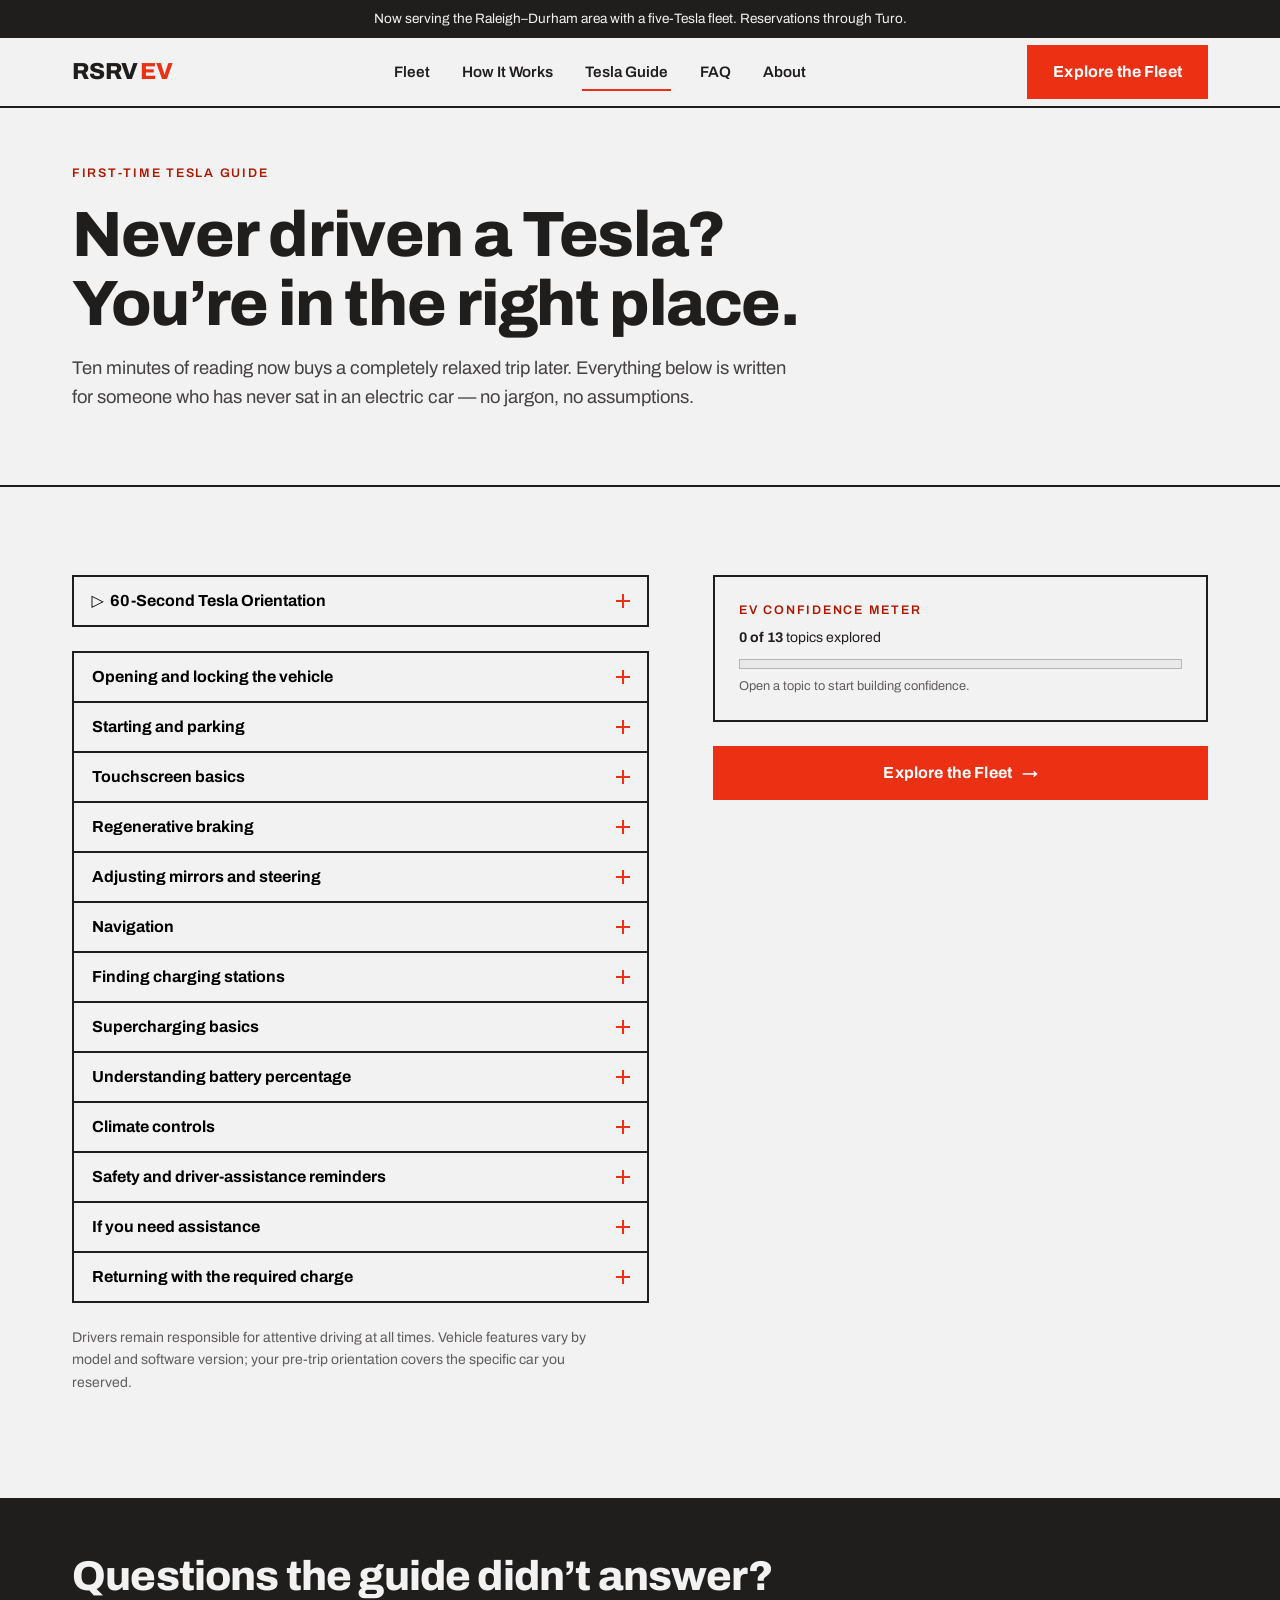
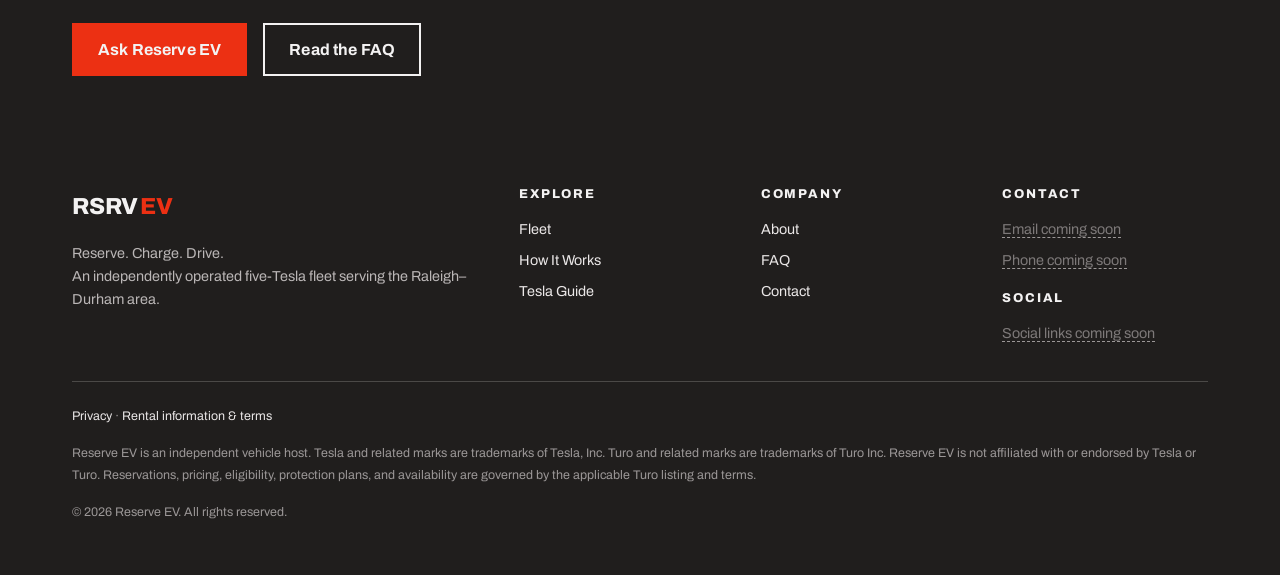
<file: tesla-guide.html>
<!doctype html>
<html lang="en">
<head>
  <meta charset="utf-8">
  <meta name="viewport" content="width=device-width, initial-scale=1">
  <title>First-Time Tesla Guide | Reserve EV</title>
  <meta name="description" content="A plain-English guide for first-time Tesla renters: unlocking, one-pedal driving, charging, navigation, and returning the car — from Reserve EV in Raleigh–Durham.">
  <!-- TODO: confirm production domain before launch (placeholder from brand guide) -->
  <link rel="canonical" href="https://rsrvev.com/tesla-guide.html">
  <meta property="og:type" content="website">
  <meta property="og:site_name" content="Reserve EV">
  <meta property="og:title" content="First-Time Tesla Guide | Reserve EV">
  <meta property="og:description" content="A plain-English guide for first-time Tesla renters: unlocking, one-pedal driving, charging, navigation, and returning the car — from Reserve EV in Raleigh–Durham.">
  <meta property="og:url" content="https://rsrvev.com/tesla-guide.html">
  <meta property="og:image" content="https://rsrvev.com/assets/img/og-image.png">
  <meta name="twitter:card" content="summary_large_image">
  <link rel="icon" href="favicon.svg" type="image/svg+xml">
  <link rel="apple-touch-icon" href="assets/img/apple-touch-icon.png">
  <link rel="manifest" href="site.webmanifest">
  <meta name="theme-color" content="#201E1D">
  <link rel="preconnect" href="https://fonts.googleapis.com">
  <link rel="preconnect" href="https://fonts.gstatic.com" crossorigin>
  <link href="https://fonts.googleapis.com/css2?family=Archivo:wght@400;600;700;800&display=swap" rel="stylesheet">
  <link rel="stylesheet" href="assets/css/styles.css">
  <!-- Privacy-friendly analytics: paste your snippet here. If your chosen tool
       uses cookies or cross-site tracking, add a consent banner BEFORE enabling it. -->
</head>
<body>
  <div class="charge-bar" aria-hidden="true"></div>
  <a class="skip-link" href="#main">Skip to content</a>

  <div class="announce"><p data-announce style="margin:0;max-width:none"></p></div>

  <header class="site-header">
    <div class="wrap nav-row">
      <a class="wordmark" href="index.html" aria-label="Reserve EV — home">RSRV<span class="ev">EV</span></a>
      <nav aria-label="Primary">
        <ul class="nav-links">
          <li><a href="fleet.html">Fleet</a></li>
          <li><a href="how-it-works.html">How It Works</a></li>
          <li><a href="tesla-guide.html">Tesla Guide</a></li>
          <li><a href="faq.html">FAQ</a></li>
          <li><a href="about.html">About</a></li>
        </ul>
      </nav>
      <a class="btn btn-primary nav-cta" href="fleet.html">Explore the Fleet</a>
      <button class="nav-toggle" aria-expanded="false" aria-controls="mobile-menu">
        <span class="visually-hidden">Menu</span>
        <span class="bar"></span><span class="bar"></span><span class="bar"></span>
      </button>
    </div>
    <nav id="mobile-menu" class="mobile-menu" aria-label="Primary, mobile">
      <div class="wrap">
        <ul>
          <li><a href="fleet.html">Fleet</a></li>
          <li><a href="how-it-works.html">How It Works</a></li>
          <li><a href="tesla-guide.html">Tesla Guide</a></li>
          <li><a href="faq.html">FAQ</a></li>
          <li><a href="about.html">About</a></li>
          <li><a href="contact.html">Contact</a></li>
        </ul>
        <a class="btn btn-primary" href="fleet.html">Explore the Fleet</a>
      </div>
    </nav>
  </header>

  <main id="main">
    <section class="page-hero" data-cta-sentinel>
      <div class="wrap">
        <span class="kicker">First-Time Tesla Guide</span>
        <h1>Never driven a Tesla? You&rsquo;re in the right place.</h1>
        <p class="lede">Ten minutes of reading now buys a completely relaxed trip later.
           Everything below is written for someone who has never sat in an electric car —
           no jargon, no assumptions.</p>
      </div>
    </section>

    <section>
      <div class="wrap hero-grid" style="align-items:start">
        <div>
          <div class="accordion solo" style="margin-bottom:var(--space-3)">
            <h3><button class="acc-btn" aria-expanded="false" aria-controls="g-60" id="g-60-btn">&#9655;&nbsp; 60-Second Tesla Orientation<span class="acc-icon" aria-hidden="true"></span></button></h3>
            <div class="acc-panel" id="g-60" role="region" aria-labelledby="g-60-btn" hidden>
              <div class="photo-slot ratio-wide" role="img" aria-label="Reserve EV orientation video coming soon" data-placeholder>
                <p class="slot-label">Reserve EV orientation video &middot; coming soon</p>
              </div>
              <p class="small muted" style="margin-top:0.75rem">A one-minute Reserve EV
                 walkthrough video will live here: unlock, start, drive, charge, return.</p>
            </div>
          </div>

        <div class="accordion" data-faq>
          <h3><button class="acc-btn" aria-expanded="false" aria-controls="g-open" id="g-open-btn">Opening and locking the vehicle<span class="acc-icon" aria-hidden="true"></span></button></h3>
          <div class="acc-panel" id="g-open" role="region" aria-labelledby="g-open-btn" hidden>
            <p>Teslas don&rsquo;t use a traditional key. Depending on the car, you&rsquo;ll use a key
        card held to the door pillar, or the Tesla app on a phone. The door handles sit
        flush with the door and pop out when pressed correctly — it takes one try to learn.</p>
        <p class="placeholder-note" data-placeholder>[Reserve EV&rsquo;s specific unlock
        procedure for your trip — key card, app access, or in-person handoff — will be
        confirmed with your reservation.]</p>
          </div>
        </div>

        <div class="accordion" data-faq>
          <h3><button class="acc-btn" aria-expanded="false" aria-controls="g-start" id="g-start-btn">Starting and parking<span class="acc-icon" aria-hidden="true"></span></button></h3>
          <div class="acc-panel" id="g-start" role="region" aria-labelledby="g-start-btn" hidden>
            <p>There&rsquo;s no start button. Sit down, press the brake, and the car is on. Shift
        into Drive or Reverse, and when you&rsquo;re done, just put it in Park and walk away —
        the car shuts itself down and locks per its settings.</p>
          </div>
        </div>

        <div class="accordion" data-faq>
          <h3><button class="acc-btn" aria-expanded="false" aria-controls="g-screen" id="g-screen-btn">Touchscreen basics<span class="acc-icon" aria-hidden="true"></span></button></h3>
          <div class="acc-panel" id="g-screen" role="region" aria-labelledby="g-screen-btn" hidden>
            <p>Nearly everything — climate, media, trip data — lives on the center touchscreen.
        The left side shows driving info; the rest is apps and controls. Spend two minutes
        with it parked and you&rsquo;ll have what you need. Wipers, lights, and defrost are
        one or two taps away, and voice control handles most requests.</p>
          </div>
        </div>

        <div class="accordion" data-faq>
          <h3><button class="acc-btn" aria-expanded="false" aria-controls="g-regen" id="g-regen-btn">Regenerative braking<span class="acc-icon" aria-hidden="true"></span></button></h3>
          <div class="acc-panel" id="g-regen" role="region" aria-labelledby="g-regen-btn" hidden>
            <p>Lift off the accelerator and the car slows itself, recapturing energy —
        so you can drive smoothly with mostly one pedal. It feels different for the first
        ten minutes and second-nature after that. The brake pedal always works exactly
        like you expect.</p>
          </div>
        </div>

        <div class="accordion" data-faq>
          <h3><button class="acc-btn" aria-expanded="false" aria-controls="g-mirrors" id="g-mirrors-btn">Adjusting mirrors and steering<span class="acc-icon" aria-hidden="true"></span></button></h3>
          <div class="acc-panel" id="g-mirrors" role="region" aria-labelledby="g-mirrors-btn" hidden>
            <p>Mirror and steering-wheel adjustments are done from the touchscreen (or scroll
        wheels on the steering wheel, when prompted). Set them before you drive off —
        it&rsquo;s under the car/controls icon.</p>
          </div>
        </div>

        <div class="accordion" data-faq>
          <h3><button class="acc-btn" aria-expanded="false" aria-controls="g-nav" id="g-nav-btn">Navigation<span class="acc-icon" aria-hidden="true"></span></button></h3>
          <div class="acc-panel" id="g-nav" role="region" aria-labelledby="g-nav-btn" hidden>
            <p>Tap the search bar on the map, type or say the destination, and go. The
        navigation automatically plans charging stops on longer routes and shows the
        predicted battery level at arrival — which removes most range worry.</p>
          </div>
        </div>

        <div class="accordion" data-faq>
          <h3><button class="acc-btn" aria-expanded="false" aria-controls="g-findcharge" id="g-findcharge-btn">Finding charging stations<span class="acc-icon" aria-hidden="true"></span></button></h3>
          <div class="acc-panel" id="g-findcharge" role="region" aria-labelledby="g-findcharge-btn" hidden>
            <p>The car&rsquo;s map shows Tesla Superchargers along your route, with live stall
        availability. Around Raleigh–Durham you&rsquo;re never far from fast charging, and
        most trips around the Triangle won&rsquo;t need a charging stop at all.</p>
          </div>
        </div>

        <div class="accordion" data-faq>
          <h3><button class="acc-btn" aria-expanded="false" aria-controls="g-supercharge" id="g-supercharge-btn">Supercharging basics<span class="acc-icon" aria-hidden="true"></span></button></h3>
          <div class="acc-panel" id="g-supercharge" role="region" aria-labelledby="g-supercharge-btn" hidden>
            <p>Navigate to a Supercharger, back in, plug the cable into the charge port (it
        opens with a press on the connector button), and charging starts automatically.
        No card, no app fiddling. A meaningful top-up typically takes about the length of
        a coffee stop.</p>
        <p class="placeholder-note" data-placeholder>[How charging costs during your trip
        are handled will be confirmed in Reserve EV&rsquo;s charging policy — published here
        once finalized; your Turo trip details govern in the meantime.]</p>
          </div>
        </div>

        <div class="accordion" data-faq>
          <h3><button class="acc-btn" aria-expanded="false" aria-controls="g-battery" id="g-battery-btn">Understanding battery percentage<span class="acc-icon" aria-hidden="true"></span></button></h3>
          <div class="acc-panel" id="g-battery" role="region" aria-labelledby="g-battery-btn" hidden>
            <p>Think of the battery like a phone: percent, not gallons. Around town, you&rsquo;ll
        use far less than you expect. Highway speeds, cold weather, and climate use
        increase consumption — the car&rsquo;s own estimates account for this, so trust the
        arrival percentage it shows.</p>
          </div>
        </div>

        <div class="accordion" data-faq>
          <h3><button class="acc-btn" aria-expanded="false" aria-controls="g-climate" id="g-climate-btn">Climate controls<span class="acc-icon" aria-hidden="true"></span></button></h3>
          <div class="acc-panel" id="g-climate" role="region" aria-labelledby="g-climate-btn" hidden>
            <p>Climate lives along the bottom of the touchscreen — tap the temperature to open
        full controls. You can also pre-condition the cabin while charging. Using heat or
        A/C costs some range, and the car&rsquo;s estimates already include it.</p>
          </div>
        </div>

        <div class="accordion" data-faq>
          <h3><button class="acc-btn" aria-expanded="false" aria-controls="g-safety" id="g-safety-btn">Safety and driver-assistance reminders<span class="acc-icon" aria-hidden="true"></span></button></h3>
          <div class="acc-panel" id="g-safety" role="region" aria-labelledby="g-safety-btn" hidden>
            <p>Tesla driver-assistance features are exactly that — assistance. They do not make
        the car autonomous or self-driving, and they require your full attention, hands on
        the wheel, and eyes on the road at all times. You are the driver on every mile of
        the trip. If a feature is unfamiliar, it&rsquo;s completely fine not to use it.</p>
          </div>
        </div>

        <div class="accordion" data-faq>
          <h3><button class="acc-btn" aria-expanded="false" aria-controls="g-help" id="g-help-btn">If you need assistance<span class="acc-icon" aria-hidden="true"></span></button></h3>
          <div class="acc-panel" id="g-help" role="region" aria-labelledby="g-help-btn" hidden>
            <p>Something unclear at pickup or mid-trip? Message us and a human will help.</p>
        <p class="placeholder-note" data-placeholder>[Reserve EV&rsquo;s support contact and
        expected response window will be published here once confirmed. During a trip, the
        Turo app&rsquo;s trip support also applies.]</p>
          </div>
        </div>

        <div class="accordion" data-faq>
          <h3><button class="acc-btn" aria-expanded="false" aria-controls="g-return" id="g-return-btn">Returning with the required charge<span class="acc-icon" aria-hidden="true"></span></button></h3>
          <div class="acc-panel" id="g-return" role="region" aria-labelledby="g-return-btn" hidden>
            <p>Every rental has a return-charge expectation, just like fuel on a conventional
        rental.</p>
        <p class="placeholder-note" data-placeholder>[Reserve EV&rsquo;s required return charge
        and the nearest charging options will be confirmed with your reservation — the
        Turo listing&rsquo;s terms govern until published here.]</p>
          </div>
        </div>

          <p class="small muted" style="margin-top:var(--space-3)">Drivers remain
             responsible for attentive driving at all times. Vehicle features vary by model
             and software version; your pre-trip orientation covers the specific car you
             reserved.</p>
        </div>

        <aside aria-label="Your EV confidence">
          <div class="confidence">
            <span class="kicker" style="margin-bottom:0.4rem">EV confidence meter</span>
            <p class="small" style="margin:0"><strong><span data-conf-count>0</span> of
               13</strong> topics explored</p>
            <div class="conf-track"><div class="conf-fill" data-conf-fill></div></div>
            <p class="conf-note" data-conf-note>Open a topic to start building confidence.</p>
          </div>
          <div style="margin-top:var(--space-3)">
            <a class="btn btn-primary" href="fleet.html" style="width:100%;justify-content:center">Explore the Fleet <span class="arrow" aria-hidden="true">&rarr;</span></a>
          </div>
        </aside>
      </div>
    </section>

    <section class="on-ink closing tight">
      <div class="wrap">
        <h2>Questions the guide didn&rsquo;t answer?</h2>
        <div class="hero-ctas">
          <a class="btn btn-primary" href="contact.html">Ask Reserve EV</a>
          <a class="btn btn-ghost" href="faq.html">Read the FAQ</a>
        </div>
      </div>
    </section>
  </main>

  <footer class="site-footer">
    <div class="wrap">
      <div class="footer-grid">
        <div class="footer-brand">
          <a class="wordmark" href="index.html">RSRV<span class="ev">EV</span></a>
          <p>Reserve. Charge. Drive.<br>An independently operated five-Tesla fleet serving the Raleigh&ndash;Durham area.</p>
        </div>
        <div>
          <h4>Explore</h4>
          <ul>
            <li><a href="fleet.html">Fleet</a></li>
            <li><a href="how-it-works.html">How It Works</a></li>
            <li><a href="tesla-guide.html">Tesla Guide</a></li>
          </ul>
        </div>
        <div>
          <h4>Company</h4>
          <ul>
            <li><a href="about.html">About</a></li>
            <li><a href="faq.html">FAQ</a></li>
            <li><a href="contact.html">Contact</a></li>
          </ul>
        </div>
        <div>
          <h4>Contact</h4>
          <ul>
            <li data-contact-email></li>
            <li data-contact-phone></li>
          </ul>
          <h4 style="margin-top:1.25rem">Social</h4>
          <ul data-social-list></ul>
        </div>
      </div>
      <div class="footer-legal">
        <p><a href="privacy.html">Privacy</a> &middot; <a href="terms.html">Rental information &amp; terms</a></p>
        <p>Reserve EV is an independent vehicle host. Tesla and related marks are trademarks
           of Tesla, Inc. Turo and related marks are trademarks of Turo Inc. Reserve EV is
           not affiliated with or endorsed by Tesla or Turo. Reservations, pricing,
           eligibility, protection plans, and availability are governed by the applicable
           Turo listing and terms.</p>
        <p>&copy; <span data-year>2026</span> Reserve EV. All rights reserved.</p>
      </div>
    </div>
  </footer>

  <div class="sticky-cta">
    <a class="btn btn-primary" href="fleet.html">Explore the Fleet</a>
  </div>

  <script src="assets/js/site-config.js"></script>
  <script src="assets/js/fleet-data.js"></script>
  <script src="assets/js/main.js"></script>
  <script src="assets/js/guide.js"></script>
</body>
</html>
</file>
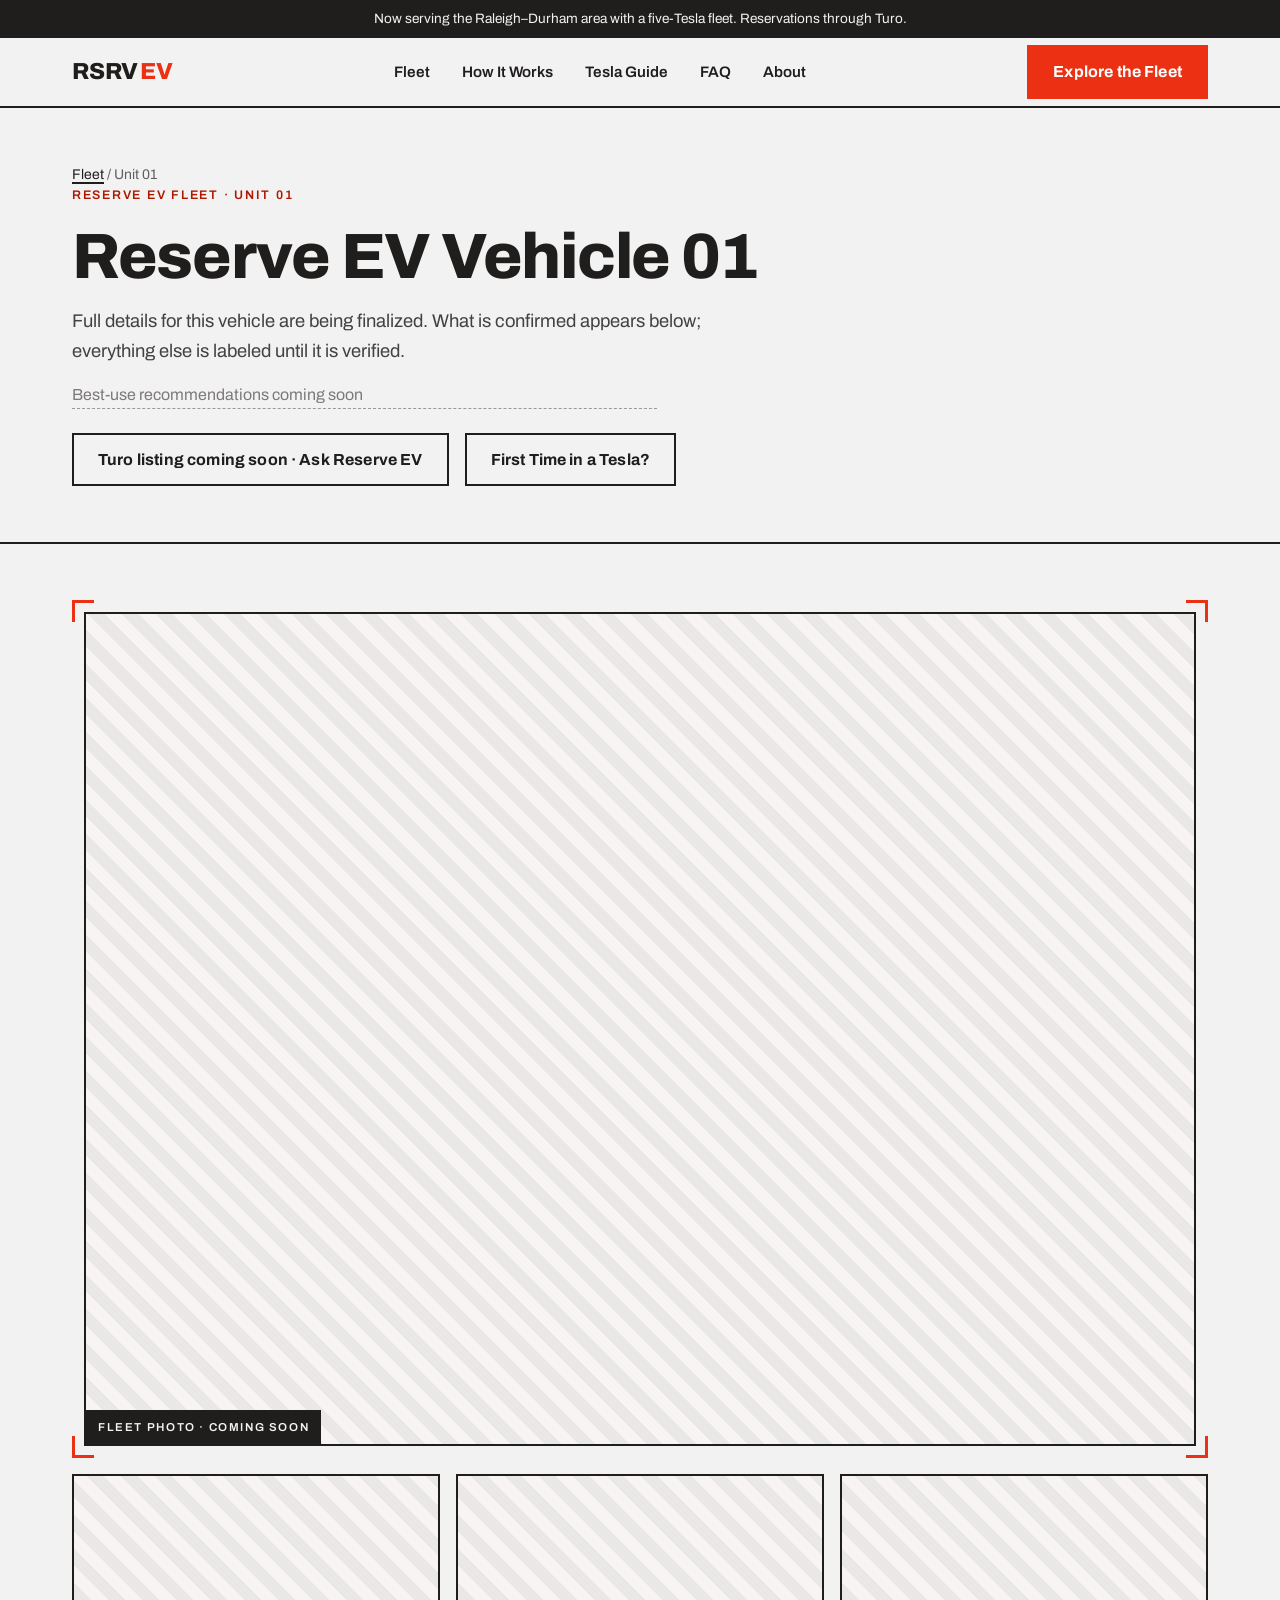
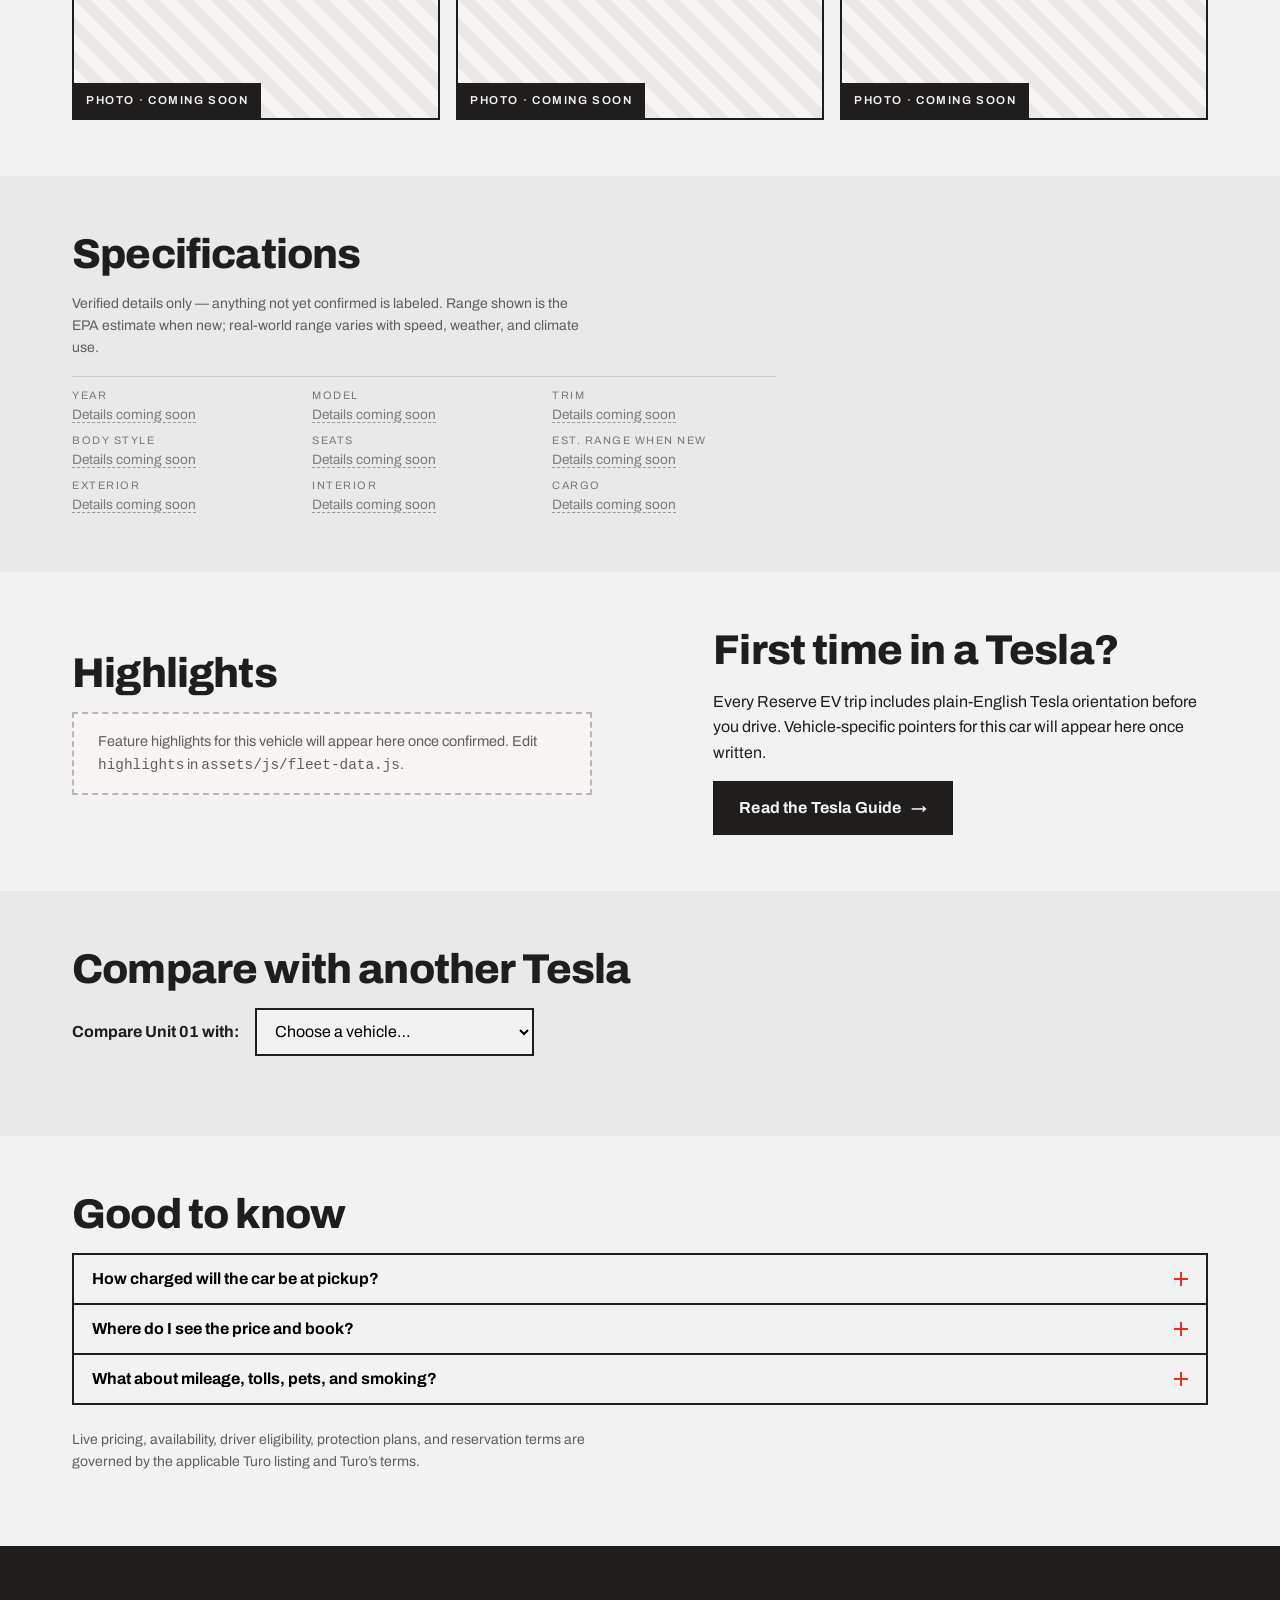
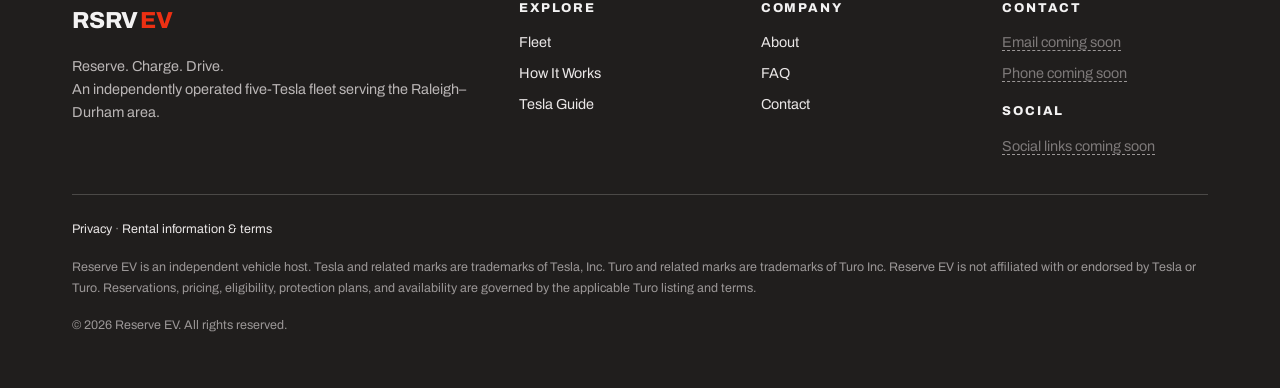
<file: vehicle.html>
<!doctype html>
<html lang="en">
<head>
  <meta charset="utf-8">
  <meta name="viewport" content="width=device-width, initial-scale=1">
  <title>Vehicle Details | Reserve EV Fleet</title>
  <meta name="description" content="Specifications, photos, first-time driver notes, and the Turo listing link for this Reserve EV Tesla.">
  <!-- TODO: confirm production domain before launch (placeholder from brand guide) -->
  <link rel="canonical" href="https://rsrvev.com/vehicle.html">
  <meta property="og:type" content="website">
  <meta property="og:site_name" content="Reserve EV">
  <meta property="og:title" content="Vehicle Details | Reserve EV Fleet">
  <meta property="og:description" content="Specifications, photos, first-time driver notes, and the Turo listing link for this Reserve EV Tesla.">
  <meta property="og:url" content="https://rsrvev.com/vehicle.html">
  <meta property="og:image" content="https://rsrvev.com/assets/img/og-image.png">
  <meta name="twitter:card" content="summary_large_image">
  <link rel="icon" href="favicon.svg" type="image/svg+xml">
  <link rel="apple-touch-icon" href="assets/img/apple-touch-icon.png">
  <link rel="manifest" href="site.webmanifest">
  <meta name="theme-color" content="#201E1D">
  <link rel="preconnect" href="https://fonts.googleapis.com">
  <link rel="preconnect" href="https://fonts.gstatic.com" crossorigin>
  <link href="https://fonts.googleapis.com/css2?family=Archivo:wght@400;600;700;800&display=swap" rel="stylesheet">
  <link rel="stylesheet" href="assets/css/styles.css">
  <!-- Privacy-friendly analytics: paste your snippet here. If your chosen tool
       uses cookies or cross-site tracking, add a consent banner BEFORE enabling it. -->
  <meta name="robots" content="noindex">
  <!-- noindex until per-vehicle static pages or prerendering are set up -->
</head>
<body>
  <div class="charge-bar" aria-hidden="true"></div>
  <a class="skip-link" href="#main">Skip to content</a>

  <div class="announce"><p data-announce style="margin:0;max-width:none"></p></div>

  <header class="site-header">
    <div class="wrap nav-row">
      <a class="wordmark" href="index.html" aria-label="Reserve EV — home">RSRV<span class="ev">EV</span></a>
      <nav aria-label="Primary">
        <ul class="nav-links">
          <li><a href="fleet.html">Fleet</a></li>
          <li><a href="how-it-works.html">How It Works</a></li>
          <li><a href="tesla-guide.html">Tesla Guide</a></li>
          <li><a href="faq.html">FAQ</a></li>
          <li><a href="about.html">About</a></li>
        </ul>
      </nav>
      <a class="btn btn-primary nav-cta" href="fleet.html">Explore the Fleet</a>
      <button class="nav-toggle" aria-expanded="false" aria-controls="mobile-menu">
        <span class="visually-hidden">Menu</span>
        <span class="bar"></span><span class="bar"></span><span class="bar"></span>
      </button>
    </div>
    <nav id="mobile-menu" class="mobile-menu" aria-label="Primary, mobile">
      <div class="wrap">
        <ul>
          <li><a href="fleet.html">Fleet</a></li>
          <li><a href="how-it-works.html">How It Works</a></li>
          <li><a href="tesla-guide.html">Tesla Guide</a></li>
          <li><a href="faq.html">FAQ</a></li>
          <li><a href="about.html">About</a></li>
          <li><a href="contact.html">Contact</a></li>
        </ul>
        <a class="btn btn-primary" href="fleet.html">Explore the Fleet</a>
      </div>
    </nav>
  </header>

  <main id="main">
    <div id="vehicle-mount">
      <noscript>
        <section class="page-hero"><div class="wrap">
          <h1>Vehicle details</h1>
          <p class="lede">This page renders each vehicle from our fleet database and
             needs JavaScript. Browse the <a href="fleet.html">fleet overview</a> or
             <a href="contact.html">ask Reserve EV</a> directly.</p>
        </div></section>
      </noscript>
    </div>
  </main>

  <footer class="site-footer">
    <div class="wrap">
      <div class="footer-grid">
        <div class="footer-brand">
          <a class="wordmark" href="index.html">RSRV<span class="ev">EV</span></a>
          <p>Reserve. Charge. Drive.<br>An independently operated five-Tesla fleet serving the Raleigh&ndash;Durham area.</p>
        </div>
        <div>
          <h4>Explore</h4>
          <ul>
            <li><a href="fleet.html">Fleet</a></li>
            <li><a href="how-it-works.html">How It Works</a></li>
            <li><a href="tesla-guide.html">Tesla Guide</a></li>
          </ul>
        </div>
        <div>
          <h4>Company</h4>
          <ul>
            <li><a href="about.html">About</a></li>
            <li><a href="faq.html">FAQ</a></li>
            <li><a href="contact.html">Contact</a></li>
          </ul>
        </div>
        <div>
          <h4>Contact</h4>
          <ul>
            <li data-contact-email></li>
            <li data-contact-phone></li>
          </ul>
          <h4 style="margin-top:1.25rem">Social</h4>
          <ul data-social-list></ul>
        </div>
      </div>
      <div class="footer-legal">
        <p><a href="privacy.html">Privacy</a> &middot; <a href="terms.html">Rental information &amp; terms</a></p>
        <p>Reserve EV is an independent vehicle host. Tesla and related marks are trademarks
           of Tesla, Inc. Turo and related marks are trademarks of Turo Inc. Reserve EV is
           not affiliated with or endorsed by Tesla or Turo. Reservations, pricing,
           eligibility, protection plans, and availability are governed by the applicable
           Turo listing and terms.</p>
        <p>&copy; <span data-year>2026</span> Reserve EV. All rights reserved.</p>
      </div>
    </div>
  </footer>

  <div class="sticky-cta">
    <a class="btn btn-primary" href="fleet.html">Explore the Fleet</a>
  </div>

  <script src="assets/js/site-config.js"></script>
  <script src="assets/js/fleet-data.js"></script>
  <script src="assets/js/main.js"></script>
  <script src="assets/js/vehicle.js"></script>
</body>
</html>
</file>
<file: assets/css/styles.css>
/* ============================================================
   Reserve EV — design system
   Tokens from the RSRV EV brand guide. One accent, no second hue.
   Zero radius. 2px rules. Flush-left. The grid does the framing.
   ============================================================ */

:root {
  /* color */
  --ground: #f3f2f2;
  --surface: #eae9e9;
  --ink: #201e1d;
  --accent: #ec3013;
  --accent-100: #fff2ef;
  --accent-200: #ffe0d9;
  --accent-300: #ffc4b8;
  --accent-400: #ff9783;
  --accent-600: #dd2b0f;
  --accent-700: #ae1800;
  --n-100: #f8f4f4;
  --n-200: #eae7e7;
  --n-300: #d7d3d3;
  --n-400: #bab6b6;
  --n-500: #9b9797;
  --n-600: #7d7979;
  --n-700: #605d5d;
  --n-800: #444141;
  --n-900: #2d2b2b;
  --divider: rgba(32, 30, 29, 0.4);
  --rule: rgba(32, 30, 29, 0.16);

  /* type */
  --font: "Archivo", system-ui, -apple-system, "Segoe UI", sans-serif;
  --track-caps: 0.14em;

  /* rhythm */
  --space-1: 0.5rem;
  --space-2: 1rem;
  --space-3: 1.5rem;
  --space-4: 2.25rem;
  --space-5: 3.5rem;
  --space-6: 5.5rem;
  --max-w: 76rem;

  /* elevation (used sparingly) */
  --shadow-md: 0 3px 10px rgba(45, 43, 43, 0.16);
}

/* ---------- reset ---------- */
*,
*::before,
*::after {
  box-sizing: border-box;
}
html {
  -webkit-text-size-adjust: 100%;
  scroll-behavior: smooth;
}
@media (prefers-reduced-motion: reduce) {
  html {
    scroll-behavior: auto;
  }
  *,
  *::before,
  *::after {
    animation-duration: 0.01ms !important;
    animation-iteration-count: 1 !important;
    transition-duration: 0.01ms !important;
  }
}
body {
  margin: 0;
  font-family: var(--font);
  font-size: 1rem;
  line-height: 1.6;
  color: var(--ink);
  background: var(--ground);
  overflow-x: clip;
}
img,
svg,
video {
  max-width: 100%;
  height: auto;
  display: block;
}
h1,
h2,
h3,
h4 {
  font-weight: 800;
  letter-spacing: -0.02em;
  line-height: 1.08;
  margin: 0 0 var(--space-2);
  text-wrap: balance;
}
h1 {
  font-size: clamp(2.4rem, 6vw, 4rem);
}
h2 {
  font-size: clamp(1.7rem, 4vw, 2.6rem);
}
h3 {
  font-size: clamp(1.2rem, 2.5vw, 1.5rem);
}
h4 {
  font-size: 1.05rem;
}
p {
  margin: 0 0 var(--space-2);
  max-width: 65ch;
}
a {
  color: var(--ink);
  text-decoration-thickness: 2px;
  text-underline-offset: 3px;
}
a:hover {
  color: var(--accent-700);
}
ul,
ol {
  margin: 0 0 var(--space-2);
  padding-left: 1.25rem;
}
hr {
  border: 0;
  border-top: 2px solid var(--ink);
  margin: var(--space-4) 0;
}
:focus-visible {
  outline: 3px solid var(--accent);
  outline-offset: 2px;
}
::selection {
  background: var(--accent);
  color: var(--ground);
}

/* ---------- utilities ---------- */
.wrap {
  max-width: var(--max-w);
  margin-inline: auto;
  padding-inline: clamp(1.1rem, 4vw, 2.5rem);
}
.kicker {
  display: block;
  font-size: 0.78rem;
  font-weight: 600;
  letter-spacing: var(--track-caps);
  text-transform: uppercase;
  color: var(--accent-700);
  margin-bottom: var(--space-2);
}
.on-ink .kicker {
  color: var(--accent-400);
}
.muted {
  color: var(--n-700);
}
.on-ink .muted {
  color: var(--n-400);
}
.small {
  font-size: 0.875rem;
}
.mono-spec {
  font-variant-numeric: tabular-nums;
  letter-spacing: 0.02em;
}
.visually-hidden {
  position: absolute !important;
  width: 1px;
  height: 1px;
  padding: 0;
  margin: -1px;
  overflow: hidden;
  clip: rect(0 0 0 0);
  white-space: nowrap;
  border: 0;
}
.skip-link {
  position: absolute;
  left: var(--space-2);
  top: -100%;
  z-index: 200;
  background: var(--ink);
  color: var(--ground);
  padding: 0.6rem 1rem;
  font-weight: 600;
  text-decoration: none;
}
.skip-link:focus {
  top: var(--space-1);
  color: var(--ground);
}

section {
  padding-block: var(--space-6);
}
section.tight {
  padding-block: var(--space-5);
}
.on-ink {
  background: var(--ink);
  color: var(--ground);
}
.on-ink a {
  color: var(--ground);
}
.on-ink a:hover {
  color: var(--accent-300);
}
.on-surface {
  background: var(--surface);
}

.section-head {
  margin-bottom: var(--space-4);
  max-width: 46rem;
}

/* ---------- buttons ---------- */
.btn {
  display: inline-flex;
  align-items: center;
  gap: 0.6rem;
  min-height: 48px;
  padding: 0.75rem 1.5rem;
  font: inherit;
  font-weight: 700;
  letter-spacing: 0.01em;
  text-decoration: none;
  border: 2px solid var(--ink);
  cursor: pointer;
  transition: background-color 0.15s ease, color 0.15s ease, border-color 0.15s ease;
}
.btn-primary {
  background: var(--accent);
  border-color: var(--accent);
  color: #fff;
}
.btn-primary:hover {
  background: var(--accent-700);
  border-color: var(--accent-700);
  color: #fff;
}
.btn-ink {
  background: var(--ink);
  color: var(--ground);
}
.btn-ink:hover {
  background: var(--n-800);
  color: var(--ground);
}
.btn-ghost {
  background: transparent;
  color: var(--ink);
}
.btn-ghost:hover {
  background: var(--ink);
  color: var(--ground);
}
.on-ink .btn-ghost {
  border-color: var(--ground);
  color: var(--ground);
}
.on-ink .btn-ghost:hover {
  background: var(--ground);
  color: var(--ink);
}
.btn .arrow {
  transition: transform 0.15s ease;
}
.btn:hover .arrow {
  transform: translateX(3px);
}

/* ---------- charge-progress load bar ---------- */
.charge-bar {
  position: fixed;
  top: 0;
  left: 0;
  right: 0;
  height: 3px;
  background: transparent;
  z-index: 300;
  pointer-events: none;
}
.charge-bar::before {
  content: "";
  display: block;
  height: 100%;
  background: var(--accent);
  transform-origin: left;
  animation: charge 0.9s ease-out forwards;
}
@keyframes charge {
  from {
    transform: scaleX(0);
  }
  85% {
    transform: scaleX(1);
    opacity: 1;
  }
  to {
    transform: scaleX(1);
    opacity: 0;
  }
}

/* ---------- announcement bar ---------- */
.announce {
  background: var(--ink);
  color: var(--ground);
  font-size: 0.85rem;
  text-align: center;
  padding: 0.5rem clamp(1.1rem, 4vw, 2.5rem);
}
.announce strong {
  color: var(--accent-300);
  font-weight: 700;
}

/* ---------- header / nav ---------- */
.site-header {
  position: sticky;
  top: 0;
  z-index: 100;
  background: var(--ground);
  border-bottom: 2px solid var(--ink);
}
.nav-row {
  display: flex;
  align-items: center;
  justify-content: space-between;
  gap: var(--space-2);
  min-height: 4.25rem;
}
.wordmark {
  display: inline-flex;
  align-items: baseline;
  gap: 0.1em;
  font-weight: 800;
  font-size: 1.45rem;
  letter-spacing: -0.01em;
  text-decoration: none;
  color: var(--ink);
}
.wordmark:hover {
  color: var(--ink);
}
.wordmark .ev {
  color: var(--accent);
}
.nav-links {
  display: none;
  list-style: none;
  margin: 0;
  padding: 0;
  gap: clamp(0.9rem, 2vw, 1.8rem);
  align-items: center;
}
.nav-links a {
  text-decoration: none;
  font-weight: 600;
  font-size: 0.95rem;
  padding: 0.55rem 0.2rem;
  border-bottom: 2px solid transparent;
}
.nav-links a:hover,
.nav-links a[aria-current="page"] {
  border-bottom-color: var(--accent);
  color: var(--ink);
}
.nav-cta {
  display: none;
}
.nav-toggle {
  display: inline-flex;
  flex-direction: column;
  justify-content: center;
  gap: 5px;
  width: 48px;
  height: 48px;
  padding: 12px;
  background: none;
  border: 2px solid var(--ink);
  cursor: pointer;
}
.nav-toggle .bar {
  display: block;
  height: 3px;
  width: 100%;
  background: var(--ink);
  transition: transform 0.2s ease, opacity 0.2s ease;
}
.nav-toggle[aria-expanded="true"] .bar:nth-child(1) {
  transform: translateY(8px) rotate(45deg);
}
.nav-toggle[aria-expanded="true"] .bar:nth-child(2) {
  opacity: 0;
}
.nav-toggle[aria-expanded="true"] .bar:nth-child(3) {
  transform: translateY(-8px) rotate(-45deg);
}
.mobile-menu {
  display: none;
  border-top: 2px solid var(--ink);
  background: var(--ground);
  padding: var(--space-2) 0 var(--space-3);
}
.mobile-menu.open {
  display: block;
}
.mobile-menu ul {
  list-style: none;
  margin: 0;
  padding: 0;
}
.mobile-menu a {
  display: block;
  padding: 0.85rem 0;
  font-weight: 700;
  font-size: 1.15rem;
  text-decoration: none;
  border-bottom: 1px solid var(--rule);
}
.mobile-menu a[aria-current="page"] {
  color: var(--accent-700);
}
.mobile-menu .btn {
  margin-top: var(--space-2);
  width: 100%;
  justify-content: center;
}
@media (min-width: 60em) {
  .nav-links {
    display: flex;
  }
  .nav-cta {
    display: inline-flex;
  }
  .nav-toggle,
  .mobile-menu {
    display: none !important;
  }
}

/* ---------- hero ---------- */
.hero {
  padding-block: clamp(3rem, 7vw, 5.5rem);
}
.hero-grid {
  display: grid;
  gap: var(--space-4);
  align-items: center;
}
@media (min-width: 56em) {
  .hero-grid {
    grid-template-columns: minmax(0, 7fr) minmax(0, 6fr);
    gap: clamp(2rem, 5vw, 4.5rem);
  }
}
.hero-ctas {
  display: flex;
  flex-wrap: wrap;
  gap: var(--space-2);
  margin-top: var(--space-3);
}
.hero-facts {
  display: flex;
  flex-wrap: wrap;
  gap: 0.4rem 1.4rem;
  margin-top: var(--space-3);
  padding-top: var(--space-2);
  border-top: 2px solid var(--ink);
  font-size: 0.82rem;
  font-weight: 600;
  letter-spacing: var(--track-caps);
  text-transform: uppercase;
  color: var(--n-700);
}

/* viewfinder photo slot (brand bracket motif) */
.viewfinder {
  position: relative;
  padding: 12px;
}
.viewfinder::before,
.viewfinder::after,
.viewfinder .vf-b::before,
.viewfinder .vf-b::after {
  content: "";
  position: absolute;
  width: 22px;
  height: 22px;
  border: 0 solid var(--accent);
}
.viewfinder::before {
  top: 0;
  left: 0;
  border-top-width: 3px;
  border-left-width: 3px;
}
.viewfinder::after {
  top: 0;
  right: 0;
  border-top-width: 3px;
  border-right-width: 3px;
}
.viewfinder .vf-b::before {
  bottom: 0;
  left: 0;
  border-bottom-width: 3px;
  border-left-width: 3px;
}
.viewfinder .vf-b::after {
  bottom: 0;
  right: 0;
  border-bottom-width: 3px;
  border-right-width: 3px;
}

/* hero "fleet pass" annotation strip (Concept A) */
.pass-strip {
  display: flex;
  justify-content: space-between;
  gap: 1rem;
  margin: 0.75rem 30px 0;
  font-size: 0.68rem;
  font-weight: 600;
  letter-spacing: var(--track-caps);
  text-transform: uppercase;
  color: var(--n-600);
  max-width: none;
}
.pass-strip .pass-accent {
  color: var(--accent-700);
}

/* editorial photo placeholder — brand hatch pattern */
.photo-slot {
  position: relative;
  background: repeating-linear-gradient(
    45deg,
    var(--n-100) 0 12px,
    var(--n-200) 12px 24px
  );
  border: 2px solid var(--ink);
  display: flex;
  align-items: flex-end;
  min-height: 240px;
}
.photo-slot.ratio-wide {
  aspect-ratio: 4 / 3;
}
.photo-slot.ratio-card {
  aspect-ratio: 3 / 2;
  min-height: 0;
}
.photo-slot .slot-label {
  margin: 0;
  padding: 0.5rem 0.75rem;
  background: var(--ink);
  color: var(--ground);
  font-size: 0.72rem;
  font-weight: 600;
  letter-spacing: var(--track-caps);
  text-transform: uppercase;
  max-width: none;
}
.photo-slot img {
  position: absolute;
  inset: 0;
  width: 100%;
  height: 100%;
  object-fit: cover;
}

/* ---------- trust strip ---------- */
.trust-strip {
  border-block: 2px solid var(--ink);
  background: var(--surface);
  padding-block: var(--space-3);
}
.trust-grid {
  display: grid;
  grid-template-columns: repeat(2, 1fr);
  gap: var(--space-3);
}
@media (min-width: 48em) {
  .trust-grid {
    grid-template-columns: repeat(4, 1fr);
  }
}
.trust-item .t-big {
  font-weight: 800;
  font-size: 1.15rem;
  letter-spacing: -0.01em;
  line-height: 1.2;
}
.trust-item .t-sub {
  font-size: 0.82rem;
  color: var(--n-700);
  margin: 0.15rem 0 0;
}

/* ---------- cards / fleet ---------- */
.card-grid {
  display: grid;
  gap: var(--space-3);
  grid-template-columns: 1fr;
}
@media (min-width: 40em) {
  .card-grid {
    grid-template-columns: repeat(2, 1fr);
  }
}
@media (min-width: 64em) {
  .card-grid.cols-3 {
    grid-template-columns: repeat(3, 1fr);
  }
}
.vehicle-card {
  display: flex;
  flex-direction: column;
  border: 2px solid var(--ink);
  background: var(--ground);
  transition: box-shadow 0.15s ease, transform 0.15s ease;
}
.vehicle-card:hover {
  box-shadow: var(--shadow-md);
  transform: translateY(-2px);
}
.vehicle-card .vc-photo {
  border: 0;
  border-bottom: 2px solid var(--ink);
}
.vc-body {
  padding: var(--space-3);
  display: flex;
  flex-direction: column;
  gap: 0.65rem;
  flex: 1;
}
.vc-unit {
  display: flex;
  justify-content: space-between;
  align-items: baseline;
  font-size: 0.72rem;
  font-weight: 600;
  letter-spacing: var(--track-caps);
  text-transform: uppercase;
  color: var(--n-600);
}
.vc-unit .unit-no {
  color: var(--accent-700);
}
.vc-name {
  margin: 0;
  font-size: 1.25rem;
}
.vc-name a {
  text-decoration: none;
}
.vc-name a:hover {
  color: var(--accent-700);
}
.vc-specs {
  list-style: none;
  margin: 0;
  padding: 0;
  display: grid;
  grid-template-columns: 1fr 1fr;
  gap: 0.35rem 1rem;
  font-size: 0.85rem;
  border-top: 1px solid var(--rule);
  padding-top: 0.65rem;
}
.vc-specs .spec-k {
  display: block;
  font-size: 0.68rem;
  letter-spacing: var(--track-caps);
  text-transform: uppercase;
  color: var(--n-600);
}
.vc-tags {
  display: flex;
  flex-wrap: wrap;
  gap: 0.4rem;
}
.tag {
  font-size: 0.72rem;
  font-weight: 600;
  letter-spacing: 0.06em;
  text-transform: uppercase;
  padding: 0.25rem 0.55rem;
  background: var(--surface);
  border: 1px solid var(--n-400);
  color: var(--n-800);
}
.tag.tag-accent {
  background: var(--accent-100);
  border-color: var(--accent-300);
  color: var(--accent-700);
}
.vc-foot {
  margin-top: auto;
  display: flex;
  flex-direction: column;
  gap: 0.6rem;
  padding-top: 0.5rem;
}
.vc-price {
  font-size: 0.85rem;
  color: var(--n-700);
}
.vc-foot .btn {
  justify-content: center;
}

/* placeholder chip for unconfirmed data */
.tbd {
  color: var(--n-600);
  border-bottom: 1px dashed var(--n-500);
  cursor: help;
}

/* ---------- choose-your-drive / trip fit ---------- */
.tripfit {
  border: 2px solid var(--ink);
  background: var(--ground);
}
.tripfit-tabs {
  display: flex;
  flex-wrap: wrap;
  border-bottom: 2px solid var(--ink);
}
.tripfit-tab {
  flex: 1 1 auto;
  min-height: 48px;
  padding: 0.7rem 1rem;
  font: inherit;
  font-size: 0.8rem;
  font-weight: 700;
  letter-spacing: 0.08em;
  text-transform: uppercase;
  background: var(--surface);
  color: var(--n-800);
  border: 0;
  border-right: 1px solid var(--rule);
  cursor: pointer;
}
.tripfit-tab:last-child {
  border-right: 0;
}
.tripfit-tab[aria-selected="true"] {
  background: var(--ink);
  color: var(--ground);
}
.tripfit-panel {
  padding: var(--space-3);
  display: grid;
  gap: var(--space-2);
}
@media (min-width: 48em) {
  .tripfit-panel {
    grid-template-columns: minmax(0, 1fr) auto;
    align-items: center;
  }
}
.tripfit-panel[hidden] {
  display: none;
}
.tripfit-rec {
  font-weight: 800;
  font-size: 1.15rem;
  letter-spacing: -0.01em;
}

/* ---------- ready standard ---------- */
.ready-steps {
  display: grid;
  gap: 2px;
  background: var(--ink);
  border: 2px solid var(--ink);
  counter-reset: step;
}
@media (min-width: 48em) {
  .ready-steps {
    grid-template-columns: repeat(4, 1fr);
  }
}
.ready-step {
  background: var(--ground);
  padding: var(--space-3);
}
.ready-step .step-no {
  display: inline-block;
  font-weight: 800;
  font-size: 1.6rem;
  color: var(--accent);
  margin-bottom: 0.4rem;
}
.ready-step:last-child .step-no {
  color: var(--accent-700);
}
.ready-step h3 {
  font-size: 1rem;
  text-transform: uppercase;
  letter-spacing: 0.08em;
  margin-bottom: 0.4rem;
}
.ready-step p {
  font-size: 0.9rem;
  color: var(--n-700);
  margin: 0;
}

/* ---------- how it works ---------- */
.steps-list {
  list-style: none;
  margin: 0;
  padding: 0;
  display: grid;
  gap: var(--space-3);
}
@media (min-width: 48em) {
  .steps-list.cols-3 {
    grid-template-columns: repeat(3, 1fr);
  }
}
.step-card {
  border-top: 3px solid var(--accent);
  padding-top: var(--space-2);
}
.step-card .step-k {
  font-weight: 800;
  font-size: 0.85rem;
  letter-spacing: var(--track-caps);
  color: var(--accent-700);
}
.on-ink .step-card .step-k {
  color: var(--accent-400);
}

/* ---------- route line (Raleigh ↔ Durham) ---------- */
.route-line {
  margin-block: var(--space-3);
}
.route-line .dash {
  stroke-dasharray: 6 8;
}
@media (prefers-reduced-motion: no-preference) {
  .route-line .dash {
    animation: route-dash 18s linear infinite;
  }
}
@keyframes route-dash {
  to {
    stroke-dashoffset: -280;
  }
}

/* ---------- accordions (FAQ / guide) ---------- */
.accordion {
  border: 2px solid var(--ink);
  border-bottom: 0;
}
.accordion:last-of-type,
.accordion.solo {
  border-bottom: 2px solid var(--ink);
}
.accordion > h3 {
  margin: 0;
  font-size: 1rem;
}
.acc-btn {
  display: flex;
  align-items: center;
  justify-content: space-between;
  gap: var(--space-2);
  width: 100%;
  min-height: 48px;
  padding: 0.9rem 1.1rem;
  font: inherit;
  font-weight: 700;
  text-align: left;
  background: var(--ground);
  border: 0;
  cursor: pointer;
}
.acc-btn:hover {
  background: var(--surface);
}
.acc-btn .acc-icon {
  flex: 0 0 auto;
  width: 14px;
  height: 14px;
  position: relative;
}
.acc-btn .acc-icon::before,
.acc-btn .acc-icon::after {
  content: "";
  position: absolute;
  background: var(--accent);
  transition: transform 0.15s ease;
}
.acc-btn .acc-icon::before {
  left: 0;
  right: 0;
  top: 6px;
  height: 2px;
}
.acc-btn .acc-icon::after {
  top: 0;
  bottom: 0;
  left: 6px;
  width: 2px;
}
.acc-btn[aria-expanded="true"] .acc-icon::after {
  transform: scaleY(0);
}
.acc-panel {
  padding: 0 1.1rem 1.1rem;
  border-top: 1px solid var(--rule);
}
.acc-panel[hidden] {
  display: none;
}
.acc-panel > :first-child {
  margin-top: 0.9rem;
}

/* faq search */
.faq-search {
  display: block;
  width: 100%;
  max-width: 30rem;
  padding: 0.8rem 1rem;
  font: inherit;
  border: 2px solid var(--ink);
  background: var(--ground);
  margin-bottom: var(--space-3);
}
.faq-empty {
  border: 2px dashed var(--n-400);
  padding: var(--space-3);
  color: var(--n-700);
}

/* ---------- testimonials ---------- */
.quote-card {
  border: 2px dashed var(--n-400);
  background: var(--n-100);
  padding: var(--space-3);
  color: var(--n-700);
}
.quote-card .q-mark {
  font-size: 2rem;
  font-weight: 800;
  color: var(--accent-300);
  line-height: 1;
}
.quote-card .q-src {
  font-size: 0.78rem;
  letter-spacing: var(--track-caps);
  text-transform: uppercase;
  color: var(--n-600);
  margin: 0.6rem 0 0;
}

/* ---------- confidence meter (guide) ---------- */
.confidence {
  border: 2px solid var(--ink);
  padding: var(--space-3);
  background: var(--ground);
  position: sticky;
  top: 5.5rem;
}
.confidence .conf-track {
  height: 10px;
  background: var(--surface);
  border: 1px solid var(--n-400);
  margin: 0.6rem 0 0.4rem;
  overflow: hidden;
}
.confidence .conf-fill {
  height: 100%;
  width: 0%;
  background: var(--accent);
  transition: width 0.3s ease;
}
.confidence .conf-note {
  font-size: 0.8rem;
  color: var(--n-700);
  margin: 0;
}

/* ---------- tables (comparison) ---------- */
.table-scroll {
  overflow-x: auto;
  border: 2px solid var(--ink);
}
table.compare {
  width: 100%;
  min-width: 40rem;
  border-collapse: collapse;
  font-size: 0.9rem;
}
table.compare th,
table.compare td {
  padding: 0.7rem 0.9rem;
  text-align: left;
  border-bottom: 1px solid var(--rule);
  vertical-align: top;
}
table.compare thead th {
  background: var(--ink);
  color: var(--ground);
  font-size: 0.78rem;
  letter-spacing: 0.08em;
  text-transform: uppercase;
}
table.compare tbody th {
  font-size: 0.72rem;
  letter-spacing: var(--track-caps);
  text-transform: uppercase;
  color: var(--n-600);
  font-weight: 600;
  white-space: nowrap;
}

/* compare picker on vehicle page */
.compare-pick {
  display: flex;
  flex-wrap: wrap;
  gap: var(--space-2);
  align-items: center;
}
.compare-pick select {
  font: inherit;
  padding: 0.65rem 0.9rem;
  border: 2px solid var(--ink);
  background: var(--ground);
  min-height: 48px;
}

/* ---------- forms ---------- */
.form-grid {
  display: grid;
  gap: var(--space-3);
}
@media (min-width: 48em) {
  .form-grid {
    grid-template-columns: 1fr 1fr;
  }
  .form-grid .span-2 {
    grid-column: span 2;
  }
}
.field label {
  display: block;
  font-weight: 700;
  font-size: 0.9rem;
  margin-bottom: 0.35rem;
}
.field .opt {
  font-weight: 400;
  color: var(--n-600);
}
.field input,
.field select,
.field textarea {
  width: 100%;
  font: inherit;
  padding: 0.75rem 0.9rem;
  border: 2px solid var(--ink);
  background: var(--ground);
  color: var(--ink);
  min-height: 48px;
}
.field textarea {
  min-height: 9rem;
  resize: vertical;
}
.field input[aria-invalid="true"],
.field textarea[aria-invalid="true"] {
  border-color: var(--accent-700);
  background: var(--accent-100);
}
.field .err {
  display: none;
  color: var(--accent-700);
  font-size: 0.85rem;
  font-weight: 600;
  margin-top: 0.3rem;
}
.field .err.show {
  display: block;
}
.form-note {
  border-left: 3px solid var(--accent);
  padding: 0.6rem 0 0.6rem 1rem;
  color: var(--n-700);
  font-size: 0.9rem;
}
.form-status {
  padding: var(--space-2) var(--space-3);
  border: 2px solid var(--ink);
  font-weight: 600;
}
.form-status.ok {
  background: var(--accent-100);
  border-color: var(--accent-700);
  color: var(--accent-700);
}
.form-status.fail {
  background: var(--accent-100);
  border-color: var(--accent-700);
  color: var(--accent-700);
}
.form-status[hidden] {
  display: none;
}
.btn[aria-busy="true"] {
  opacity: 0.65;
  pointer-events: none;
}

/* ---------- gallery ---------- */
.gallery {
  display: grid;
  gap: var(--space-2);
  grid-template-columns: repeat(2, 1fr);
}
@media (min-width: 48em) {
  .gallery {
    grid-template-columns: repeat(3, 1fr);
  }
}

/* ---------- closing cta ---------- */
.closing {
  text-align: left;
}
.closing .hero-ctas {
  margin-top: var(--space-3);
}

/* ---------- footer ---------- */
.site-footer {
  background: var(--ink);
  color: var(--n-400);
  padding-block: var(--space-5) var(--space-4);
  font-size: 0.9rem;
}
.site-footer a {
  color: var(--n-200);
  text-decoration: none;
}
.site-footer a:hover {
  color: var(--accent-300);
  text-decoration: underline;
}
.footer-grid {
  display: grid;
  gap: var(--space-4);
  grid-template-columns: 1fr;
  padding-bottom: var(--space-4);
  border-bottom: 1px solid rgba(243, 242, 237, 0.2);
}
@media (min-width: 48em) {
  .footer-grid {
    grid-template-columns: 2fr 1fr 1fr 1fr;
  }
}
.footer-grid h4 {
  color: var(--ground);
  font-size: 0.8rem;
  letter-spacing: var(--track-caps);
  text-transform: uppercase;
  margin-bottom: var(--space-2);
}
.footer-grid ul {
  list-style: none;
  margin: 0;
  padding: 0;
  display: grid;
  gap: 0.5rem;
}
.footer-brand .wordmark {
  color: var(--ground);
  margin-bottom: var(--space-2);
}
.footer-legal {
  padding-top: var(--space-3);
  font-size: 0.78rem;
  line-height: 1.7;
  color: var(--n-500);
}
.footer-legal p {
  max-width: none;
}

/* ---------- mobile sticky CTA ---------- */
.sticky-cta {
  position: fixed;
  bottom: 0;
  left: 0;
  right: 0;
  z-index: 90;
  display: flex;
  background: var(--ink);
  padding: 0.6rem clamp(1.1rem, 4vw, 2.5rem);
  padding-bottom: max(0.6rem, env(safe-area-inset-bottom));
  transform: translateY(110%);
  transition: transform 0.25s ease;
}
.sticky-cta.show {
  transform: translateY(0);
}
.sticky-cta .btn {
  flex: 1;
  justify-content: center;
}
@media (min-width: 60em) {
  .sticky-cta {
    display: none;
  }
}
body.has-sticky-cta {
  padding-bottom: 0;
}
@media (max-width: 59.99em) {
  body.has-sticky-cta {
    padding-bottom: 4.5rem;
  }
}

/* ---------- page hero (interior pages) ---------- */
.page-hero {
  padding-block: var(--space-5);
  border-bottom: 2px solid var(--ink);
}
.page-hero p.lede {
  font-size: 1.15rem;
  color: var(--n-800);
}

/* ---------- misc ---------- */
.placeholder-note {
  border: 2px dashed var(--n-400);
  background: var(--n-100);
  padding: var(--space-2) var(--space-3);
  color: var(--n-700);
  font-size: 0.9rem;
}
.check-list {
  list-style: none;
  padding: 0;
  display: grid;
  gap: 0.5rem;
}
.check-list li {
  padding-left: 1.6rem;
  position: relative;
}
.check-list li::before {
  content: "";
  position: absolute;
  left: 0;
  top: 0.45em;
  width: 10px;
  height: 10px;
  background: var(--accent);
}
.seal-slot {
  width: 120px;
  height: 120px;
  border: 2px dashed var(--n-400);
  display: flex;
  align-items: center;
  justify-content: center;
  text-align: center;
  font-size: 0.68rem;
  letter-spacing: var(--track-caps);
  text-transform: uppercase;
  color: var(--n-600);
  padding: 0.5rem;
}
.error-code {
  font-size: clamp(5rem, 20vw, 10rem);
  font-weight: 800;
  letter-spacing: -0.04em;
  line-height: 1;
  color: var(--accent);
  margin: 0;
}
</file>
